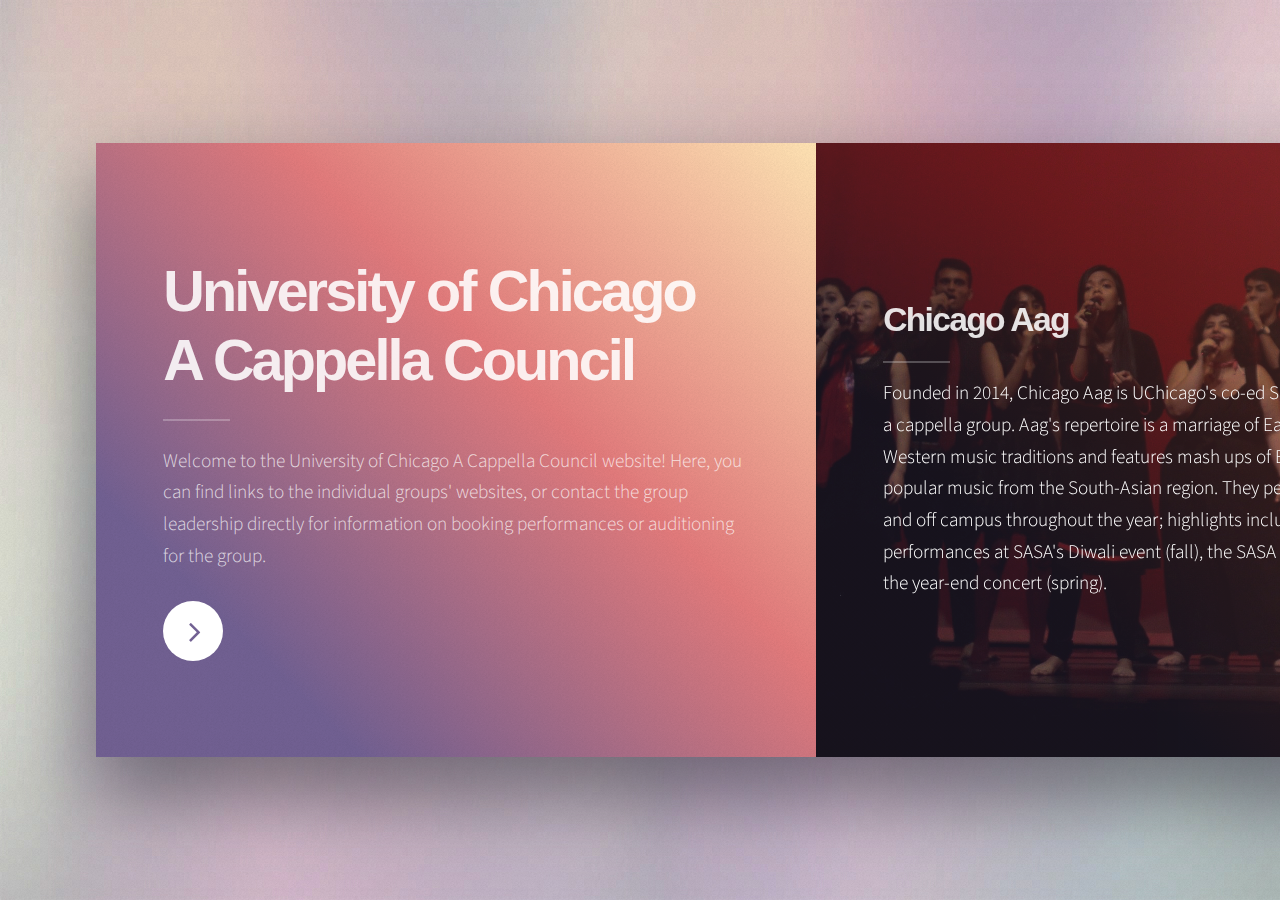
<file: acacouncil/index.html>
<!DOCTYPE HTML>
<!--
	Ethereal by HTML5 UP
	html5up.net | @ajlkn
	Free for personal and commercial use under the CCA 3.0 license (html5up.net/license)
-->
<html>
	<head>
		<title>UChicago Acacouncil</title>
		<meta charset="utf-8" />
		<meta name="viewport" content="width=device-width, initial-scale=1, user-scalable=no" />
		<link rel="stylesheet" href="assets/css/main.css" />
		<noscript><link rel="stylesheet" href="assets/css/noscript.css" /></noscript>
	</head>
	<body>

		<!-- Page Wrapper -->
			<div id="page-wrapper">

				<!-- Wrapper -->
					<div id="wrapper">

						<!-- Panel (Banner) -->
						
							<section class="panel banner right">
								<div class="content color0 span-3-75">
									<h1 class="major">University of Chicago<br />
									A Cappella Council</h1>
									<p>Welcome to the University of Chicago A Cappella Council website! Here, you can find links to the individual groups' websites, or contact the group leadership directly for information on booking performances or auditioning for the group.</p>
									<ul class="actions">
										<li><a href="#first" class="button special color1 circle icon fa-angle-right">Next</a></li>
									</ul>
								</div>
							</section>

						<!-- Panel (Spotlight) -->
						<a class="panel-link" target="_blank" href="https://www.facebook.com/chicagoaag/">
							<section class="panel spotlight medium left" id="first">
								<div class="content span-7">
									<h2 class="major">Chicago Aag</h2>
									<p>Founded in 2014, Chicago Aag is UChicago's co-ed South Asian fusion a cappella group. Aag's repertoire is a marriage of Eastern and Western music traditions and features mash ups of English songs with popular music from the South-Asian region. They perform both on and off campus throughout the year; highlights include their performances at SASA's Diwali event (fall), the SASA show (spring), and the year-end concert (spring).</p>
								</div>
								<div class="image filtered tinted" data-position="top center">
									<img src="img/groups/aag2.jpg" alt="" />
								</div>
							</section>
						</a>

						<!-- Panel -->
						<a class="panel-link" target="_blank" href="https://majnchicago.wordpress.com/">
							<section class="panel spotlight small left color1">
								<div class="content span-10">
									<h2 class="major">Make a Joyful Noise</h2>
									<p>Make a Joyful Noise (MaJN) is co-ed a cappella music ministry group at the University of Chicago dedicated to spreading God’s message of joy through music. Our group started back in 1993, and we’re still going strong. We sing all different types of music from contemporary Christian, to gospel, to pop hits. We are especially fond of our annual Christmas concert, bursting with both traditional and modern songs and lots of holiday spirit. We welcome people of all faiths and beliefs.</p>
								</div>
							</section>
						</a>

						<!-- Panel -->
						<a class="panel-link" target="_blank" href="http://menindrag.org/">
							<section class="panel spotlight medium left">
								<div class="content span-9-75">
									<h2 class="major">Men in Drag</h2>
									<p>Men in Drag brings spunk, grit, and heart to a cappella -- without any men. The group is dedicated to challenging gender conventions with an extensive rep of bold and empowering music from all genres, covering everyone from Young the Giant, BØRNS, and Hozier to Janelle Monáe, Gin Wigmore, and Lana del Rey. MID's covers have been featured on various national compilation albums, and their most recent solo album, Medusa Complex, was met with critical acclaim. Despite winning four CARA awards and a RARB track of the year, Men in Drag isn't one to rest on its laurels -- they recently released a cover of Coldplay and Beyoncé's Hymn for the Weekend, available now on iTunes and Spotify.</p>
								</div>
								<div class="image filtered tinted" data-position="top center">
									<img src="img/groups/mid2.jpg" alt="" />
								</div>
							</section>
						</a>
						<!-- Panel (Spotlight) -->
						<a class="panel-link" target="_blank" href="http://ransom-notes.com/">
							<section class="panel spotlight medium left">
								<div class="content span-7-25">
									<h2 class="major">Ransom Notes</h2>
									<p>The Ransom Notes is a co-ed a cappella group at The University of Chicago. They can be found performing all around campus, at local venues in the city of Chicago, and at other colleges around the country! In celebration of their 20th Anniversary this past year, they toured St. Louis, New Orleans, and Nashville in the Spring, and released their newest album, "Blueprint". When they are not singing, the Ransom Notes enjoy flooding their group Snapchat and eating lots of Thai food!</p>
								</div>
								<div class="image filtered tinted" data-position="top center">
									<img src="img/groups/rn2.jpg" alt="" />
								</div>
							</section>
						</a>
						<!-- Panel (Spotlight) -->
						<a class="panel-link" target="_blank" href="https://rhythmandjewsacappella.wordpress.com/">
							<section class="panel spotlight medium left">
								<div class="content span-9-5">
									<h2 class="major">Rhythm n' Jews</h2>
									<p>RnJ is UChicago's premiere (and only) Jewish a cappella group. We are a healthy mixture of Jews and non-Jews and guys and girls, but we all love to have fun singing together! We perform pop music, Disney classics, Hebrew songs, and anything else we like the sound of. Our repertoire includes 24 Karat Magic, Be Prepared, Zodiac (a 1990's Israeli submission to Eurovision), and original compositions by our members. We perform at events around Chicagoland, participate in the ICCA a cappella competition, and organize singing tours in cities around the country. Our goal is to make our performances fun for everyone, so come check us out around campus!</p>
								</div>
								<div class="image filtered tinted" data-position="top center">
									<img src="img/groups/rnj.jpg" alt="" />
								</div>
							</section>
						</a>
						<!-- Panel (Spotlight) -->
						<a class="panel-link" target="_blank" href="http://runforcover.uchicago.edu/">
							<section class="panel spotlight medium left">
								<div class="content span-9-5">
									<h2 class="major">Run for Cover</h2>
									<p>Founded in 2007 by a group of 5 students, RfC has grown to become one of the prominent all-male groups in the Midwest. The group performs at events both within and outside of the university, and competed in the International Championship of Collegiate A Cappella in 2014, advancing to the Semifinal round. In the past two years, Run for Cover has released its debut album and two singles (one of which won RARB's single of the year!), which you can find on iTunes and Spotify. This year, the group is currently in the process of recording and releasing its second album. We always welcome new gigs and would love to sing for you - visit our website in order to get in touch!</p>
								</div>
								<div class="image filtered tinted" data-position="top center">
									<img src="img/groups/rfc3.jpg" alt="" />
								</div>
							</section>
						</a>
						<!-- Panel (Spotlight) -->
						<a class="panel-link" target="_blank" href="http://unaccompaniedwomen.uchicago.edu/">
							<section class="panel spotlight medium left">
								<div class="content span-6-5">
									<h2 class="major">Unaccompanied Women</h2>
									<p>Unaccompanied Women, founded in 1989, is the oldest a cappella group at the University of Chicago! We are best known for our eclectic arrangements, our annual Singing Valentines fundraiser, and the vibrant spirit of each member. UW is not only a group of strong vocalists but also a happy family! Our new album, Ampersand, is now available on Spotify and iTunes.</p>
								</div>
								<div class="image filtered tinted" data-position="top center">
									<img src="img/groups/uw2.jpg" alt="" />
								</div>
							</section>
						</a>
						<!-- Panel (Spotlight) -->
						<a class="panel-link" target="_blank" href="http://voicesinyourhead.org/">
							<section class="panel spotlight medium left">
								<div class="content span-9">
									<h2 class="major">Voices in Your Head</h2>
									<p>Voices in Your Head is a student-run vocal group dedicated to pushing the boundaries of live and recorded a cappella performance. Voices has competed in the International Championship of Collegiate A Cappella (ICCA) since 2009 and had the honor of placing 2nd at ICCA Finals in both 2015 and 2017. Our self-arranged repertoire spans a unique mix of genres including pop, electronic, and R&B, as well as some original compositions. Voices is made up of both undergraduate and graduate students, but membership is open to anyone in the Chicago area. </p>
								</div>
								<div class="image filtered tinted" data-position="top center">
									<img src="img/groups/viyh2.jpg" alt="" />
								</div>
							</section>
						</a>
						<!-- Panel -->
							<section class="panel spotlight small left color1">
								<div class="content span-10">
									<h2 class="major">Contact</h2>
									<p>For general inquiries, the a cappella council can be reached at <a href="mailto:uchicagoacappella@gmail.com">uchicagoacappella@gmail.com</a>, or via the form in the next panel!</p>
									<div class="span-10">
											<ul class="contact-icons color1">
												<li class="icon fa-facebook"><a href="https://www.facebook.com/uchicagoacappella/">facebook.com/uchicagoacappella</a></li>
											</ul>
										</div>
								</div>
							</section>

						<!-- Panel -->
							<section class="panel color2-alt">
								<div class="inner columns aligned">
									
									<div class="span-4-5">
										<h3 class="major">Contact!</h3>
										<form method="post" action="https://formspree.io/uchicagoacappella@gmail.com"
										method="POST">
											<div class="field third">
												<label for="demo-name">Name</label>
												<input type="text" name="name" id="demo-name" value="" placeholder="Jane Doe" />
											</div>
											<div class="field third">
												<label for="demo-email">Email</label>
												<input type="email" name="_replyto" id="demo-email" value="" placeholder="jane@untitled.tld" />
											</div>
											<div class="field third">
											</div>
											<div class="field quarter">
												<input type="checkbox" id="demo-human" class="color2" unchecked />
												<label for="demo-human">Not a robot</label>
											</div>
											<div class="field">
												<label for="demo-message">Message</label>
												<textarea name="message" id="demo-message" placeholder="Enter your message" rows="2"></textarea>
											</div>
											<ul class="actions">
												<li><input type="submit" value="Send Message" class="special color2" /></li>
												<li><input type="reset" value="Reset" /></li>
											</ul>
										</form>
									</div>
								</div>
							</section>

						<!-- Copyright -->
							<div class="copyright">Template originally by <a href="https://html5up.net">HTML5 UP</a>, modified by <a href="http://georgesaieed.com">George Saieed</a>.</div>

					</div>

			</div>

		<!-- Scripts -->
			<script src="assets/js/jquery.min.js"></script>
			<script src="assets/js/skel.min.js"></script>
			<script src="assets/js/main.js"></script>

	</body>
</html>
</file>
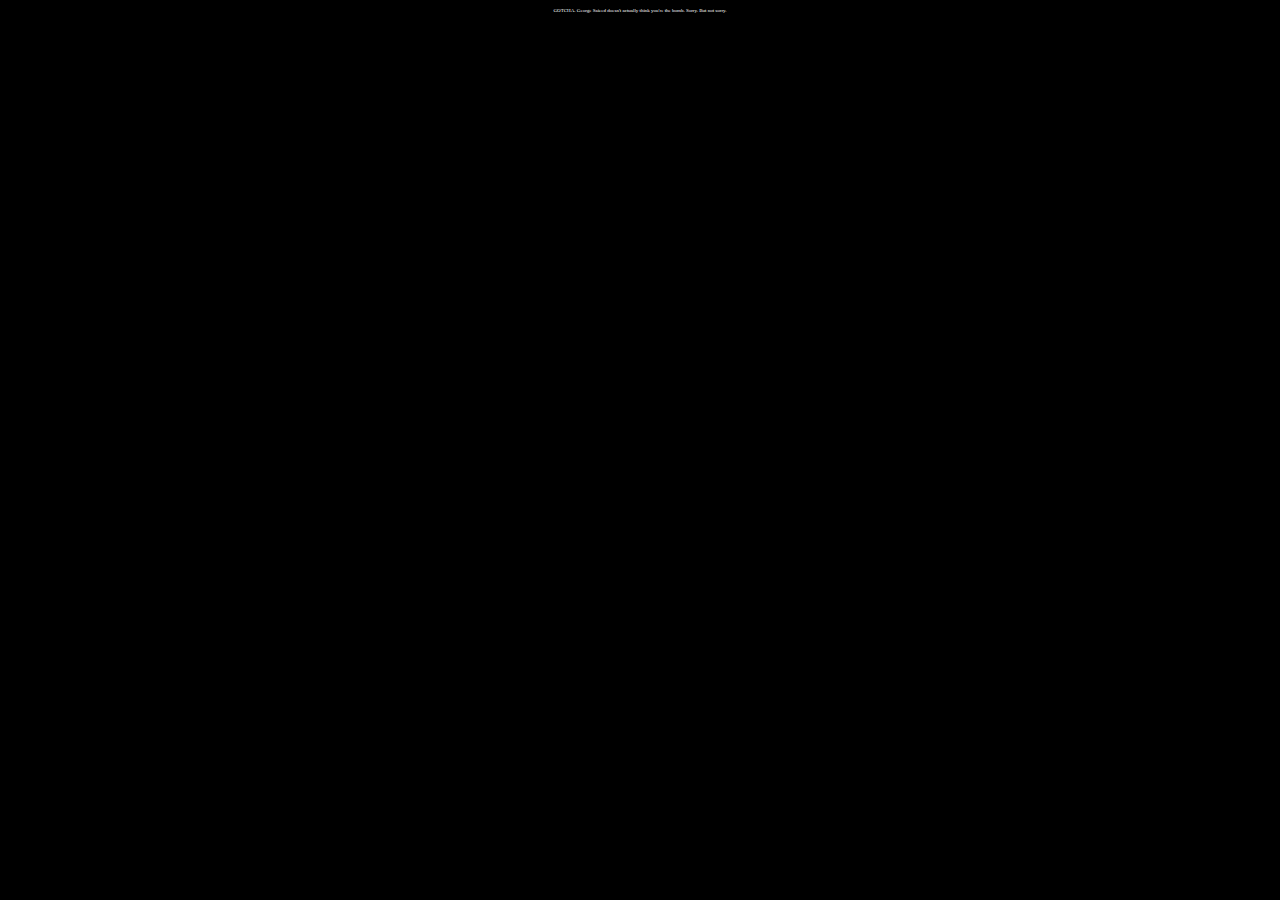
<file: bomb/index.html>
<!DOCTYPE html>
<html lang="en">
    <head>
        <title>ur not bomb</title>
        <link href="style.css" rel="stylesheet" type="text/css">
    </head>
    <body>
        <div class = "lmao">GOTCHA. George Saieed doesn't actually think you're the bomb. Sorry. But not sorry.</div>
    </body>
</html>
</file>
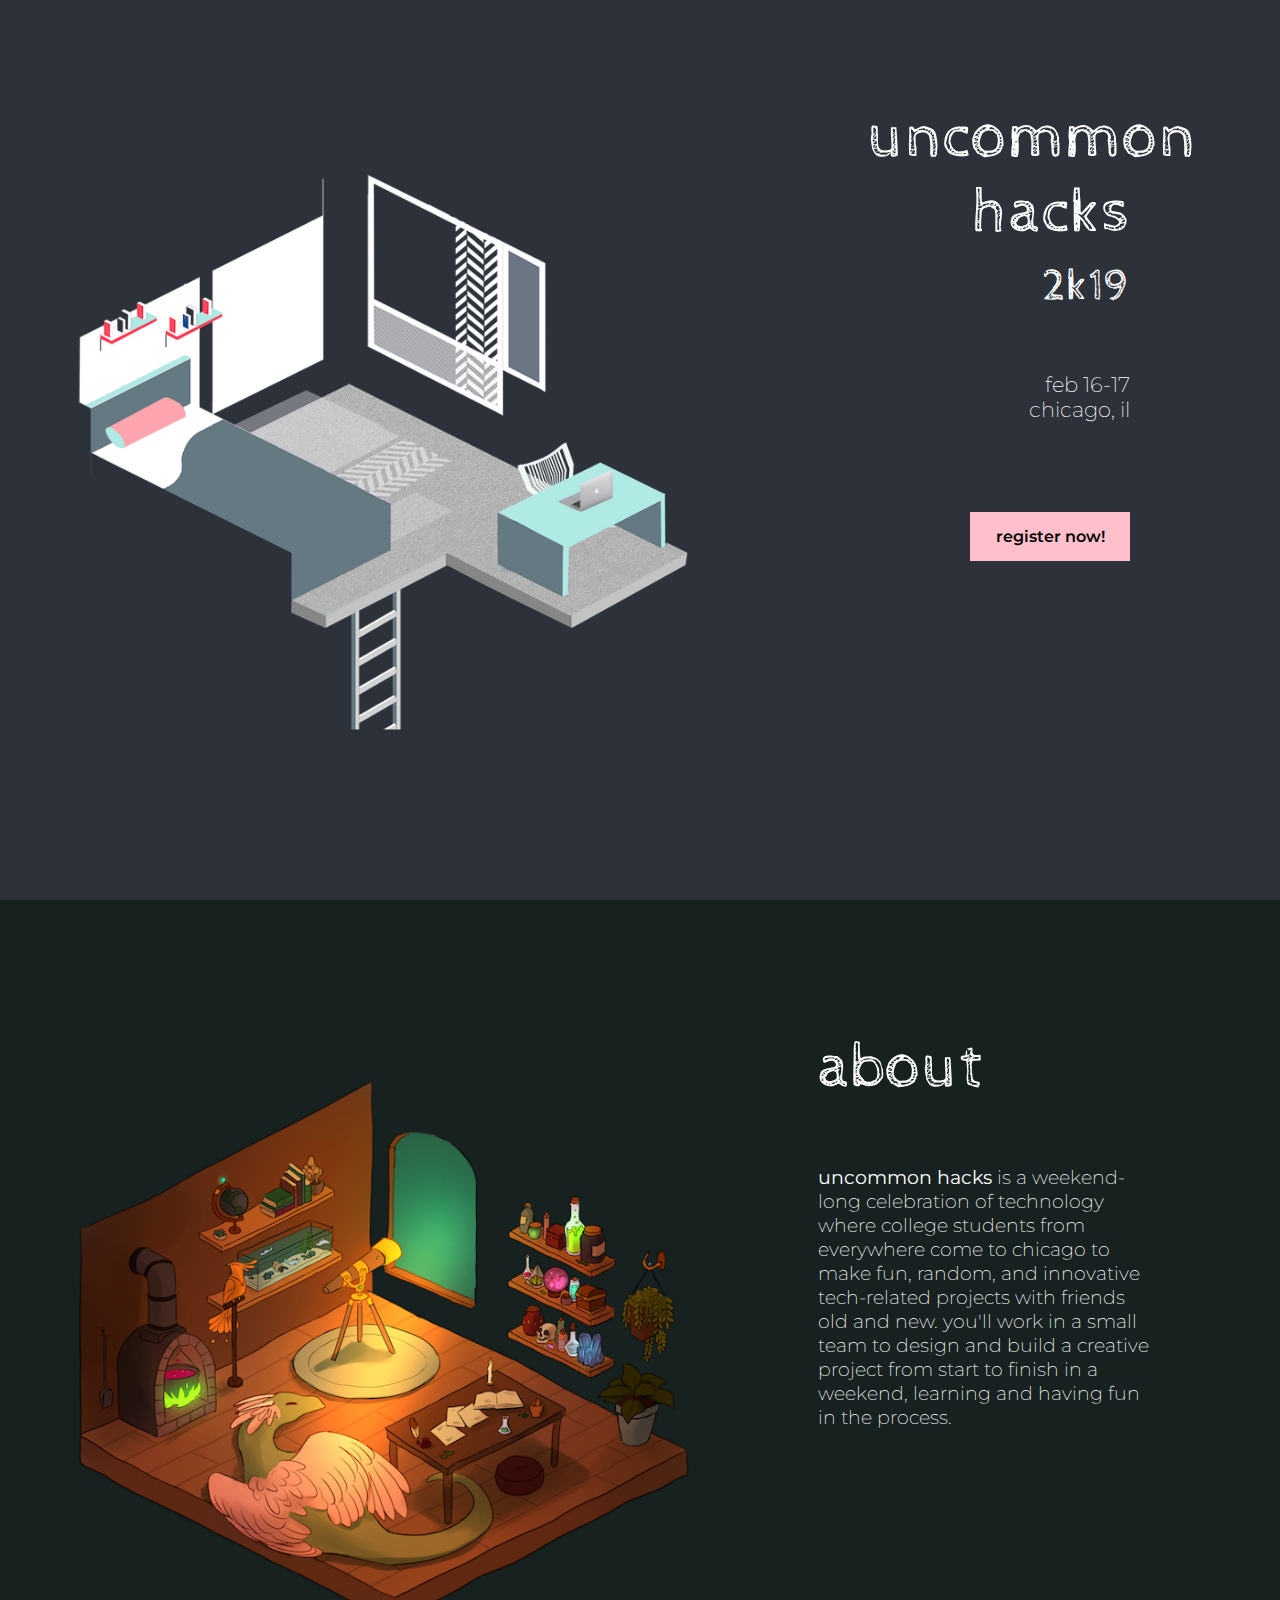
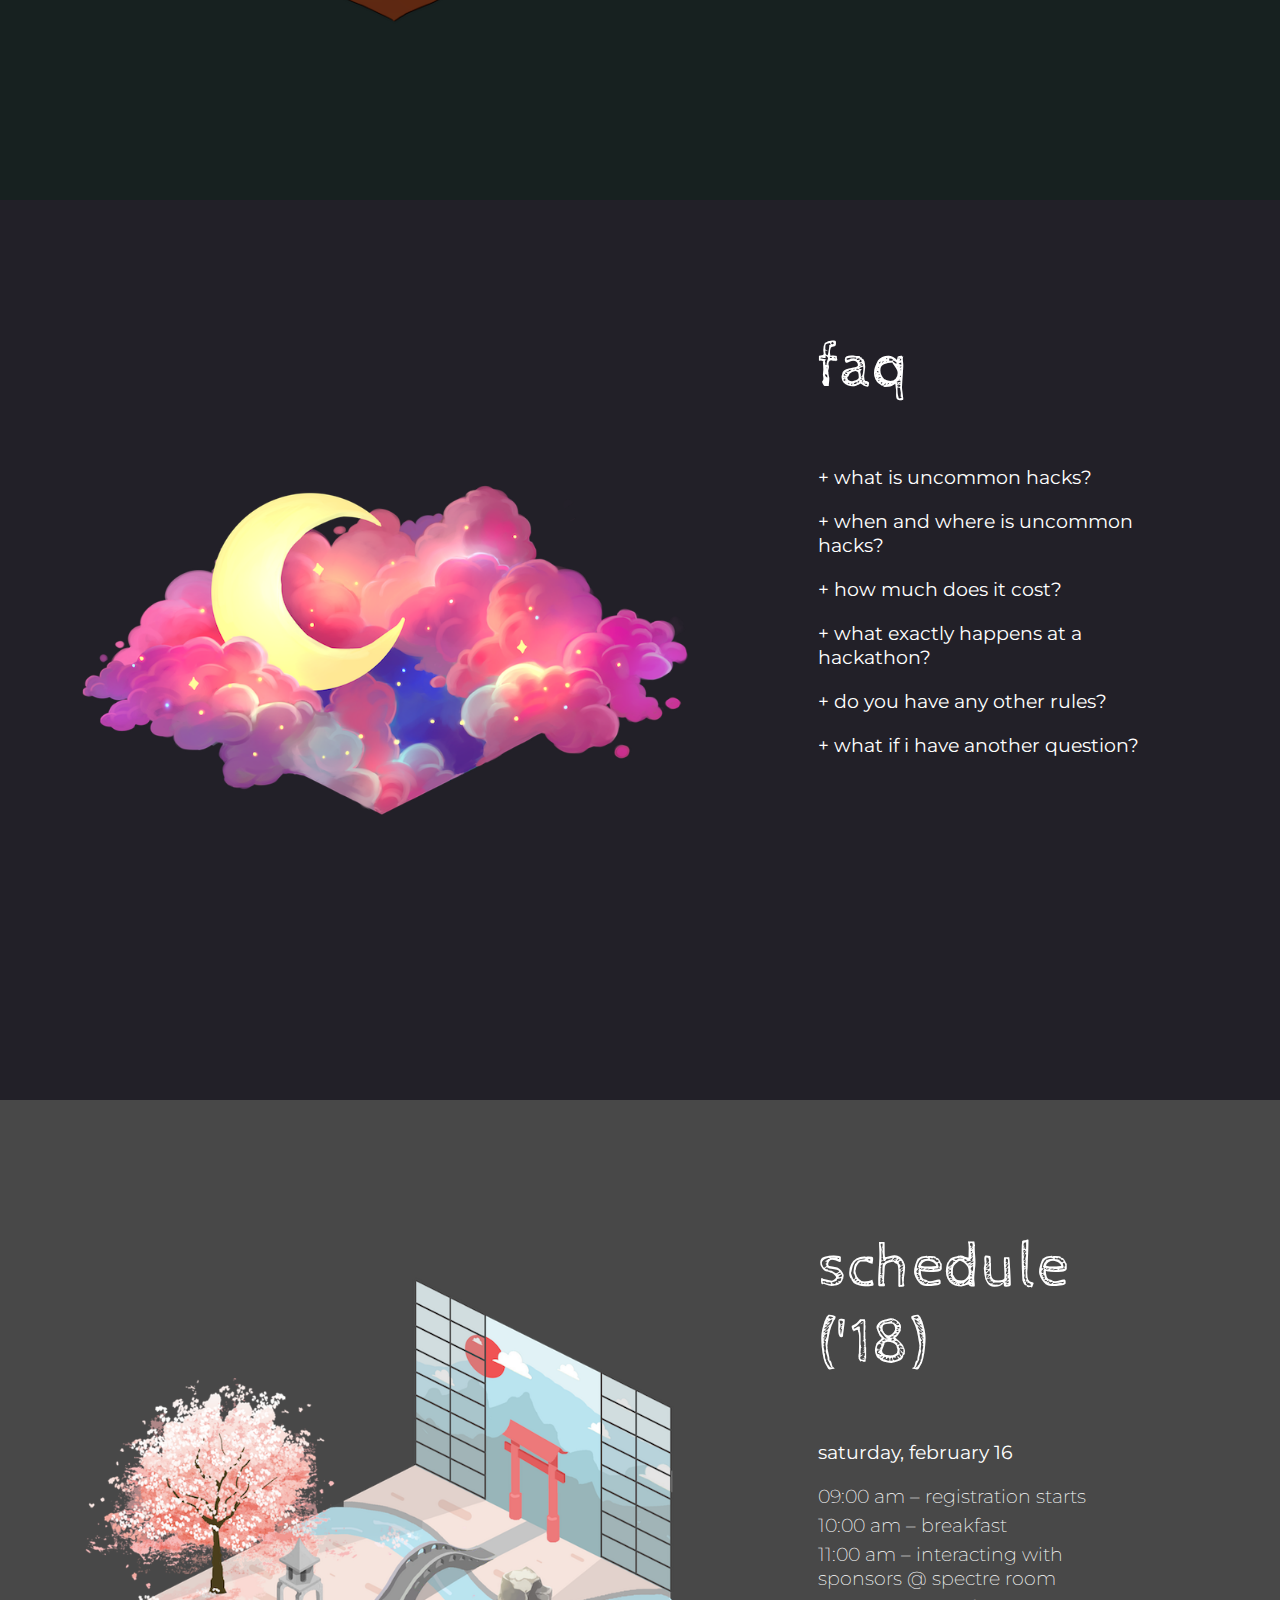
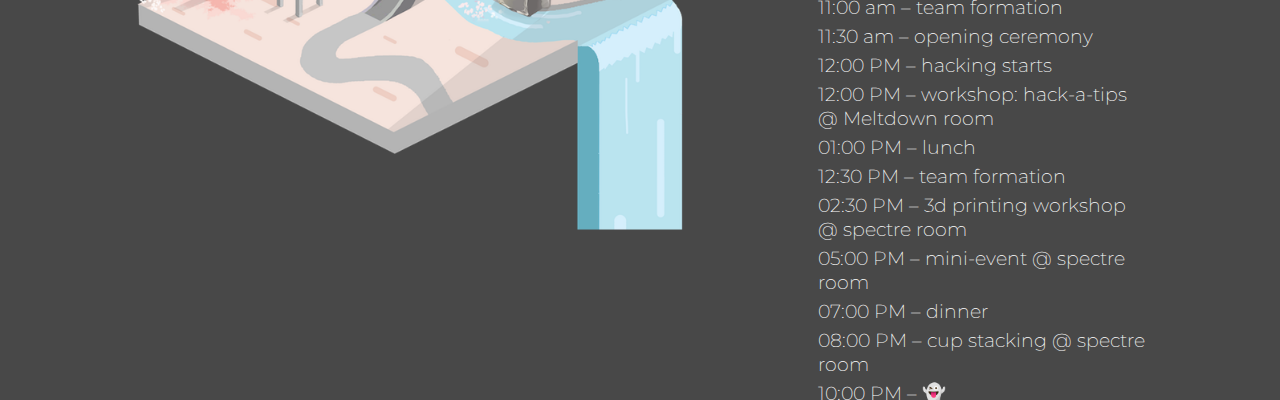
<file: hacks2k19/index.html>
<!DOCTYPE html>
<html lang="en">
    <head>
        <title>Uncommon Hacks</title>
        <meta charset="UTF-8">
        <meta name="viewport" content="width=device-width, initial-scale=1">
        <link href="css/style.css" rel="stylesheet">
        <link href="https://fonts.googleapis.com/css?family=Montserrat:100,200,300,400,500,600,700,800,900|Righteous|Cabin+Sketch:100,200,300,400,500,600,700,800,900" rel="stylesheet">
        <meta property="og:image" content="img/logo" />
        <meta name="image" content="img/logo.svg">
        <meta name="description" content="February 10-11, 2018 - A weekend-long celebration of technology where college students from everywhere come to Chicago to make fun, random, and innovative tech-related projects.">
        <link rel="shortcut icon" type="image/png" href="img/favicon.png"/>
        <script src="https://code.jquery.com/jquery-3.3.1.min.js" integrity="sha256-FgpCb/KJQlLNfOu91ta32o/NMZxltwRo8QtmkMRdAu8=" crossorigin="anonymous"></script>
	    <script defer src="js/script.js"></script>
    </head>
    <body>
        <div class="section" id="intro">
            <div class="left">
                <img class="room" src="img/rooms/home.png"/>
            </div>
            <div class="right">
                <div class="title">
                    uncommon hacks
                </div>
                <div class="title year">
                    2k19
                </div>
                <div class="otherinfo">
                    <span class="subinfo">feb 16-17</span>
                    <span class="subinfo">chicago, il</span>
                </div>
                <div class="register">
                    register now!
                </div>
            </div>
        </div>
        <div class="section" id="about">
            <div class="left">
                <img class="room" src="img/rooms/fantasy.png"/>
            </div>
            <div class="right nonintro">
                <div class="title">
                    about
                </div>
                <div class="otherinfo">
                    <span class="subinfo subnonintro"><strong>uncommon hacks</strong> is a weekend-long celebration of technology where college students from everywhere come to chicago to make fun, random, and innovative tech-related projects with friends old and new. you'll work in a small team to design and build a creative project from start to finish in a weekend, learning and having fun in the process.</span>
                </div>
            </div>
        </div>
        <div class="section" id="faq">
            <div class="left">
                <img class="room" src="img/rooms/spaceclouds.png"/>
            </div>
            <div class="right nonintro">
                <div class="title">
                    faq
                </div>
                <div class="otherinfo">
                    <span class="subinfo subnonintro faqq">+ what is uncommon hacks?</span>
                    <span class="subinfo subnonintro off">hackathons are hacking marathons where attendees are encouraged to collaborate on a project. hackers will be in a fun, supportive environment with the necessary tools provided to create excellent projects. newbies encouraged, normies aren’t. this is a safe space to create the weirdest, the quirkiest, and the most amazing projects ever. <br> <br> college students from anywhere are welcome, even if you’re not a computer science major or have never been to a hackathon before!</span>
                    <span class="subinfo subnonintro faqq">+ when and where is uncommon hacks?</span>
                    <span class="subinfo subnonintro off">february 16 - 17, 2018 at the polsky exchange, 1452 e 53rd st, 2nd floor, chicago, il, 60615.</span>
                    <span class="subinfo subnonintro faqq">+ how much does it cost?</span>
                    <span class="subinfo subnonintro off">nothing! uncommon hacks will provide wifi, meals, swag, and workspace. unfortunately, we do not anticipate being able to offer travel reimbursement this year.</span>
                    <span class="subinfo subnonintro faqq">+ what exactly happens at a hackathon?</span>
                    <span class="subinfo subnonintro off">we’ve written a more detailed guide about what uncommon hacks is like from a hacker’s perspective, available <a class="email-link" href="https://github.com/uncommonhacks/guide" target="_blank">here</a>!</span>
                    <span class="subinfo subnonintro faqq">+ do you have any other rules?</span>
                    <span class="subinfo subnonintro off">yes, we follow the major league hacking <a class="email-link" href="https://static.mlh.io/docs/mlh-code-of-conduct.pdf">code of conduct</a>.</span>
                    <span class="subinfo subnonintro faqq">+ what if i have another question?</span>
                    <span class="subinfo subnonintro off">email <a class="email-link" href="mailto:celery@uncommonhacks.com">celery@uncommonhacks.com</a> or shoot us a <a class="email-link" href="https://m.me/uncommonhacks" target="_blank">facebook message</a>.</span>
                </div>
            </div>
        </div>
        <div class="section" id="schedule">
            <div class="left">
                <img class="room" src="img/rooms/japanesegarden.png"/>
            </div>
            <div class="right nonintro">
                <div class="title">
                    schedule ('18)
                </div>
                <div class="otherinfo">
                    <span class="subinfo subnonintro"><strong>saturday, february 16</strong></span>
                    <span class="subinfo subnonintro scheduleinfo">09:00 am – registration starts</span>
                    <span class="subinfo subnonintro scheduleinfo">10:00 am – breakfast</span>
                    <span class="subinfo subnonintro scheduleinfo">11:00 am – interacting with sponsors @ spectre room</span>
                    <span class="subinfo subnonintro scheduleinfo">11:00 am – team formation</span>
                    <span class="subinfo subnonintro scheduleinfo">11:30 am – opening ceremony</span>
                    <span class="subinfo subnonintro scheduleinfo">12:00 PM – hacking starts</span>
                    <span class="subinfo subnonintro scheduleinfo">12:00 PM – workshop: hack-a-tips @ Meltdown room</span>
                    <span class="subinfo subnonintro scheduleinfo">01:00 PM – lunch</span>
                    <span class="subinfo subnonintro scheduleinfo">12:30 PM – team formation</span>
                    <span class="subinfo subnonintro scheduleinfo">02:30 PM – 3d printing workshop @ spectre room</span>
                    <span class="subinfo subnonintro scheduleinfo">05:00 PM – mini-event @ spectre room</span>
                    <span class="subinfo subnonintro scheduleinfo">07:00 PM – dinner</span>
                    <span class="subinfo subnonintro scheduleinfo">08:00 PM – cup stacking @ spectre room</span>
                    <span class="subinfo subnonintro scheduleinfo">10:00 PM – 👻</span>
                    <br> <br>
                    <span class="subinfo subnonintro"><strong>sunday, february 17</strong></span>
                    <span class="subinfo subnonintro scheduleinfo">12:00 am – midnight snack</span>
                    <span class="subinfo subnonintro scheduleinfo">01:00 am – soylent pong @ spectre room</span>
                    <span class="subinfo subnonintro scheduleinfo">07:30 am – sorning yoga @ spectre room</span>
                    <span class="subinfo subnonintro scheduleinfo">09:00 am – breakfast</span>
                    <span class="subinfo subnonintro scheduleinfo">12:00 PM – hacking ends</span>
                    <span class="subinfo subnonintro scheduleinfo">12:00 PM – lunch</span>
                    <span class="subinfo subnonintro scheduleinfo">01:00 PM – expo</span>
                    <span class="subinfo subnonintro scheduleinfo">02:45 PM – top teams present</span>
                    <span class="subinfo subnonintro scheduleinfo">03:30 PM – closing ceremony</span>
                    <span class="subinfo subnonintro scheduleinfo">03:45 PM – prizes are awarded</span>
                    <span class="subinfo subnonintro scheduleinfo">04:00 PM – event ends</span>
                </div>
            </div>
        </div>
    </body>
</html>
</file>
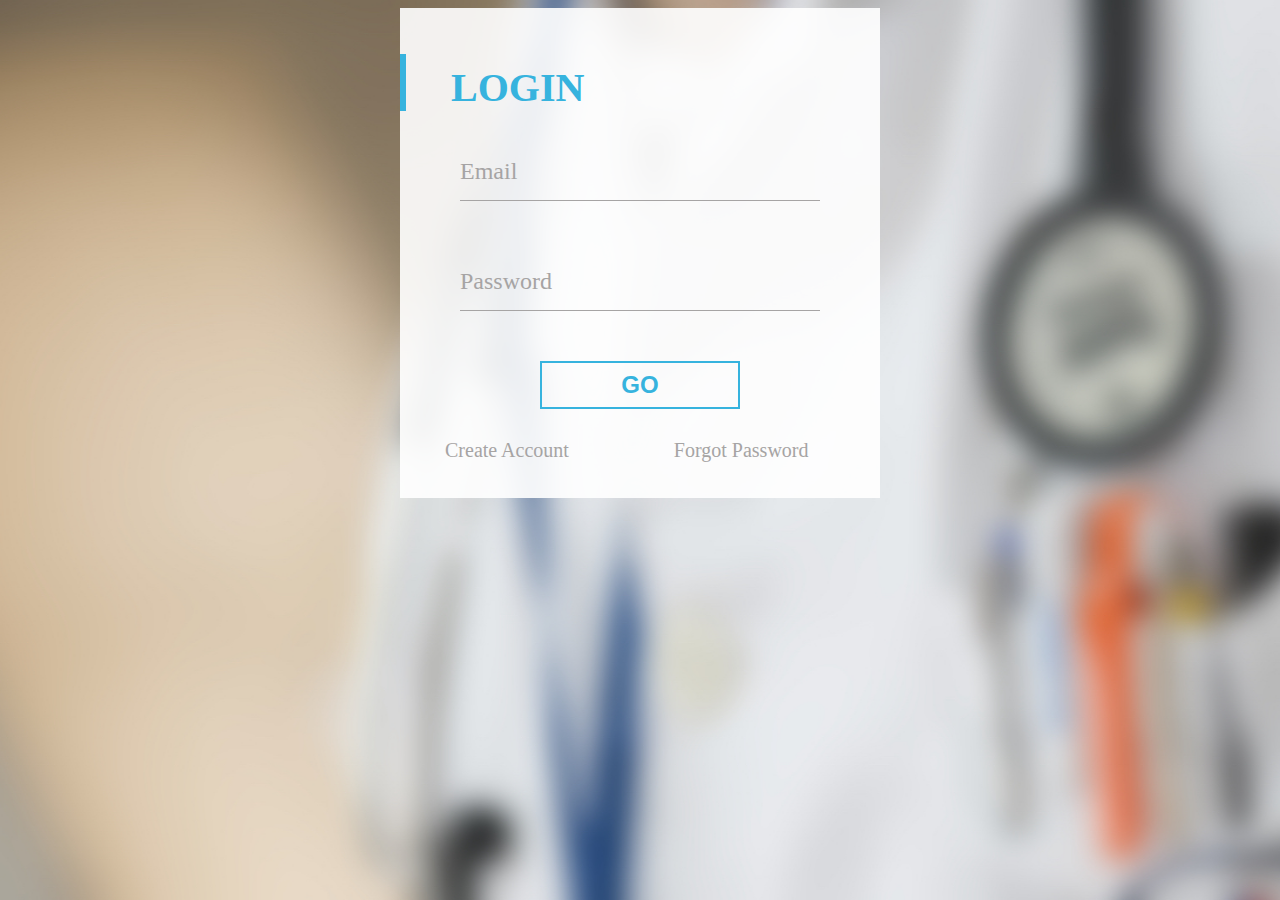
<file: hh/index.html>
<! DOCTYPE html>
<html>
    <head>
        <meta charset = "UTF-8">
        <link rel = "stylesheet" type = "text/css" href = "css/style.css">
        <title>Speed ER Login</title>
    </head>
    <body id = "login">
        <div class = "container">
            <div class="card" id = "thelogincard">
                <br>
                <br>
                <h1 class="title">LOGIN</h1>
                <form action="home.html">
                    <div class="input">
                        <input type="email" id="Email" required="required"/>
                        <label for="Email">Email</label>
                        <div class="bar"></div>
                    </div>
                    <div class="input">
                        <input type="password" id="Password" required="required"/>
                        <label for="Password">Password</label>
                        <div class="bar"></div>
                    </div>
                    <div class="button">
                        <button href = "route-stores.html"><span>Go</span></button>
                    </div>
                    <div id="creacc" class="password"><a href="create.html">Create Account</a>
                    <div id="forpass" class="password"><a href="forgot.html">Forgot Password</a></div>
                </form>
            </div>
        </div>
    </body>
</html>
</file>
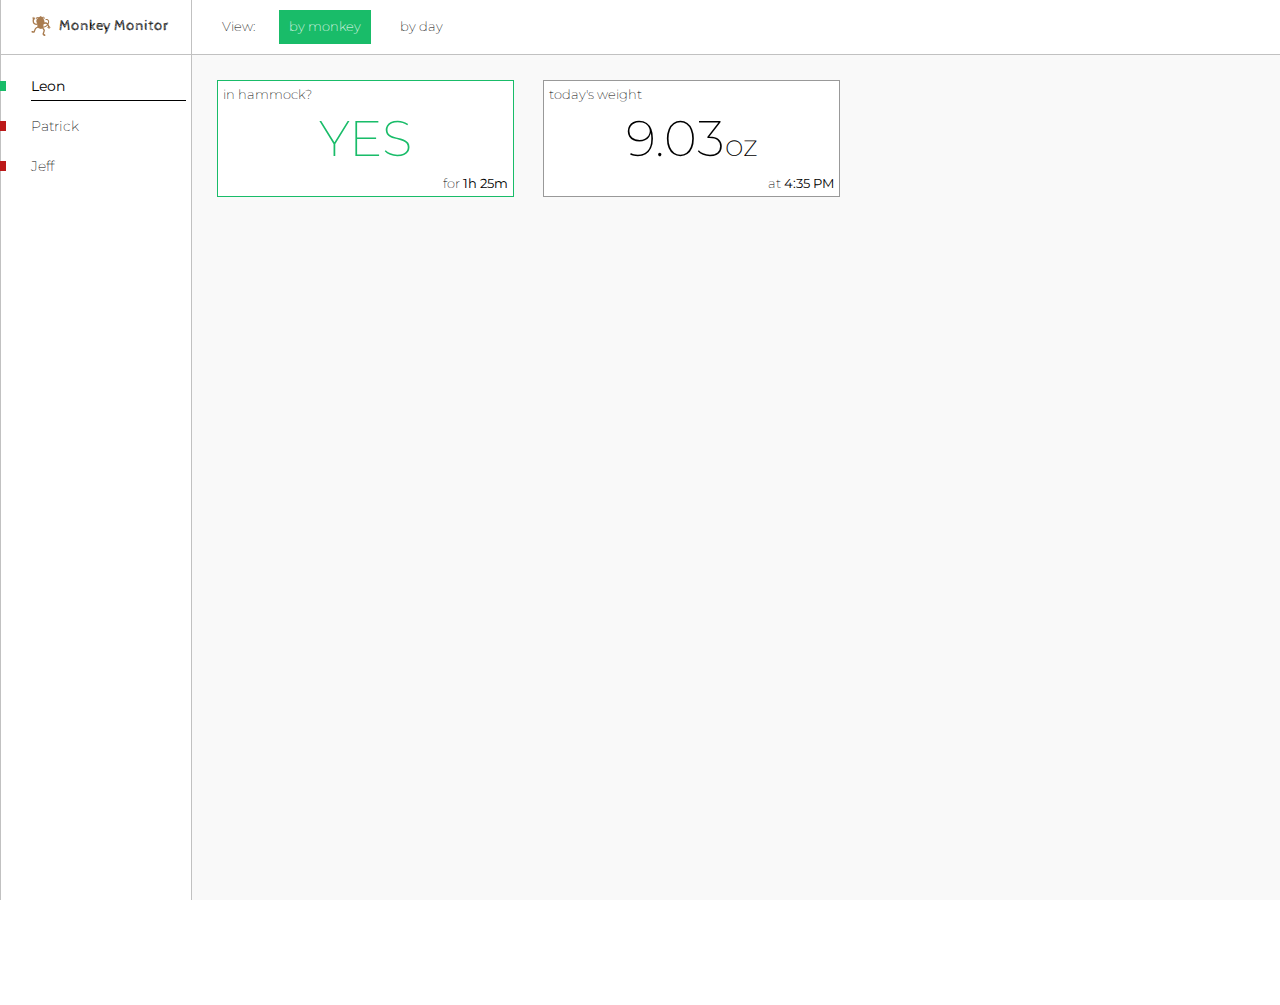
<file: monkey/index.html>
<!DOCTYPE html>
<html lang="en">
    <head>
        <title>Monkey Monitor</title>
        <meta charset="UTF-8">
        <meta name="viewport" content="width=device-width, initial-scale=1">
        <link href="css/style.css" rel="stylesheet">
        <link href="https://fonts.googleapis.com/css?family=Montserrat:100,200,300,400,500,600,700,800,900|Righteous|Cabin+Sketch:100,200,300,400,500,600,700,800,900" rel="stylesheet">
        <script src="https://code.jquery.com/jquery-3.3.1.min.js" integrity="sha256-FgpCb/KJQlLNfOu91ta32o/NMZxltwRo8QtmkMRdAu8=" crossorigin="anonymous"></script>
	    <script defer src="js/script.js"></script>
    </head>
    <body>
       <div class="menu">
           <div class="top topleft">
                <img class="monkey" src="img/monkey.svg"/>
                <span class="mm">Monkey Monitor</span>
           </div>
           <div class="bottom bottomleft">
                <div class="monkeylabel">
                    <div class="status green"></div>
                    <div class="monkeyname">
                        <div class="monkeynametext selected">
                            Leon
                        </div>
                    </div>
                </div>
                <div class="monkeylabel">
                    <div class="status red"></div>
                    <div class="monkeyname">
                        <div class="monkeynametext">
                            Patrick
                        </div>
                    </div>
                </div>
                <div class="monkeylabel">
                    <div class="status red"></div>
                    <div class="monkeyname">
                        <div class="monkeynametext">
                            Jeff
                        </div>
                    </div>
                </div>
           </div>
       </div><!--
    --><div class="rest">
            <div class="top topright">
                <div class="view">View: </div>
                <div class="monkeybutton green">
                    by monkey
                </div>
                <div class="daybutton">
                    by day
                </div>
            </div>
            <div class="bottom bottomright">
                <div class="infoblock greenborder">
                    <div class="topleftinfo">
                        in hammock?
                    </div>
                    <div class="middleinfo greentext">
                        YES
                    </div>
                    <div class="bottomrightinfo">
                        for <strong>1h 25m</strong>
                    </div>
                </div>
                <div class="infoblock">
                    <div class="topleftinfo">
                        today's weight
                    </div>
                    <div class="middleinfo">
                        9.03<span class="units">oz</span>
                    </div>
                    <div class="bottomrightinfo">
                        at <strong>4:35 PM</strong>
                    </div>
                </div>
            </div>
       </div>
    </body>
</html>
</file>
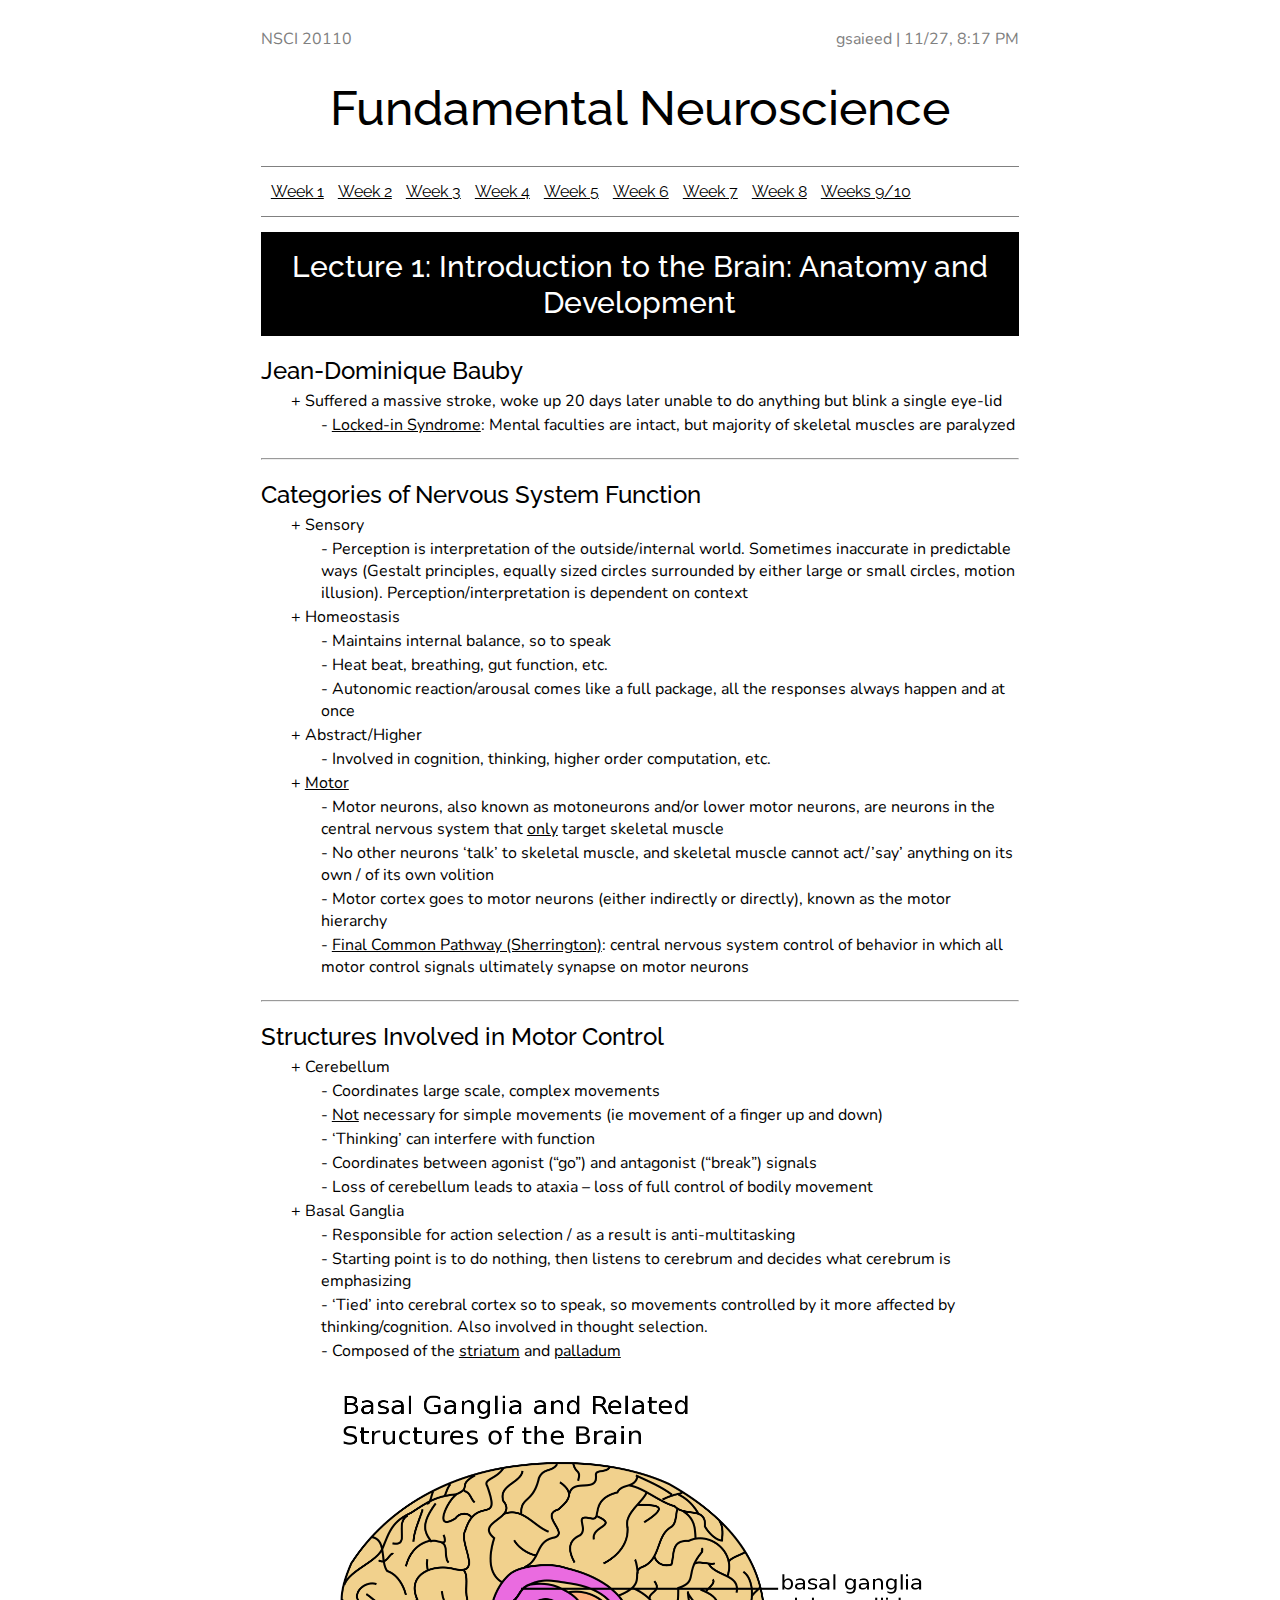
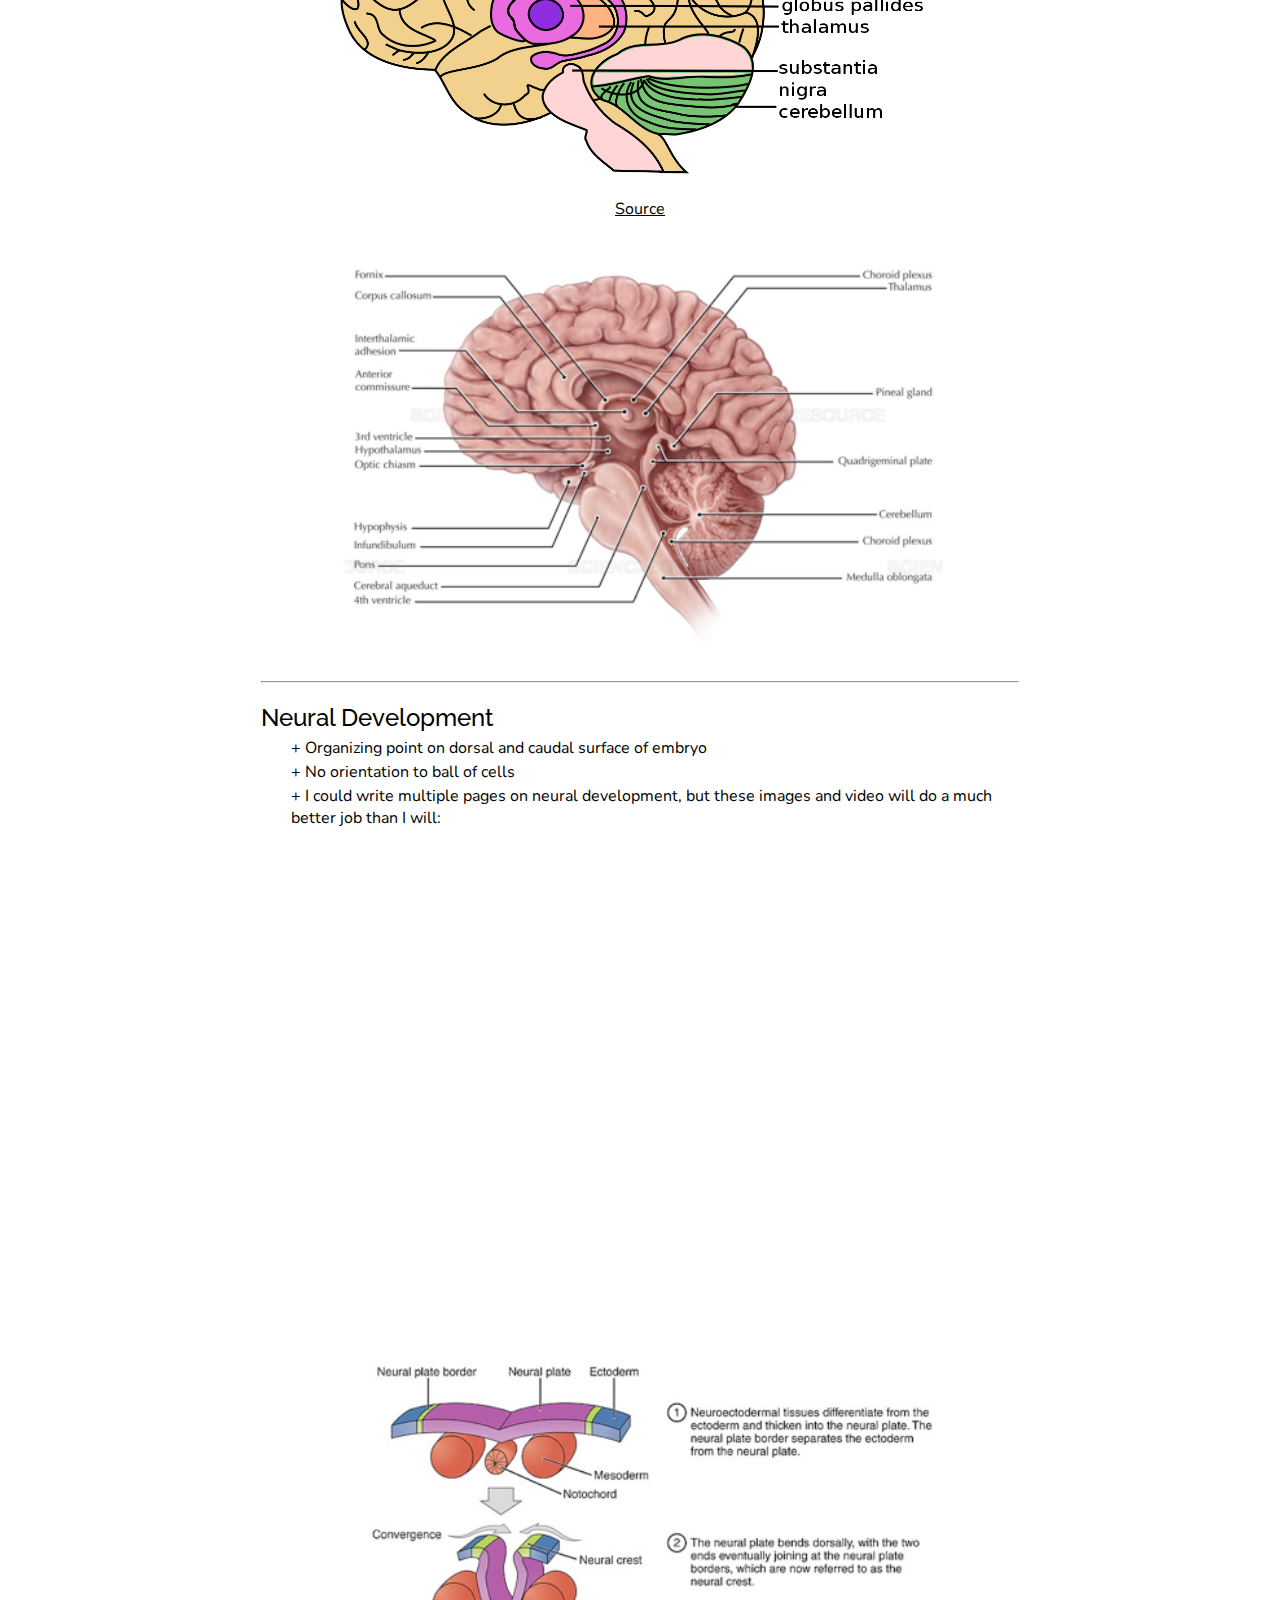
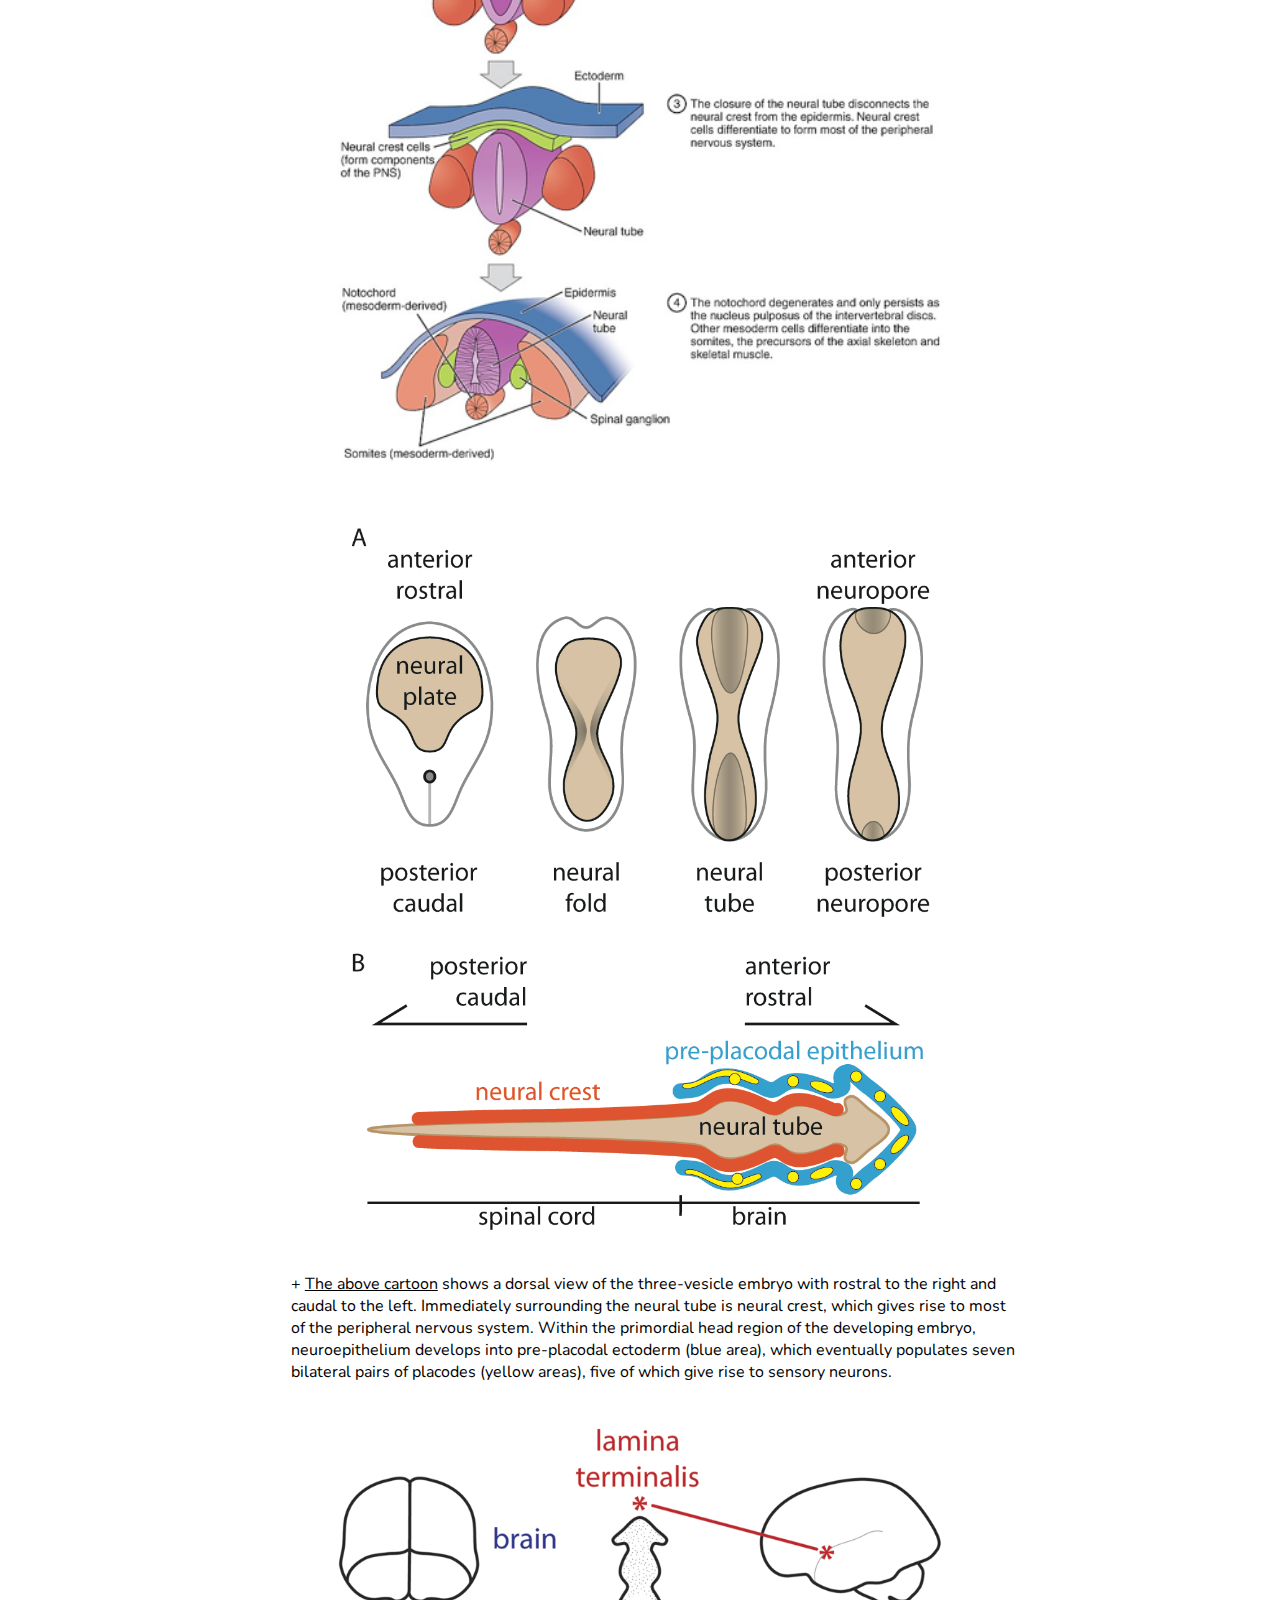
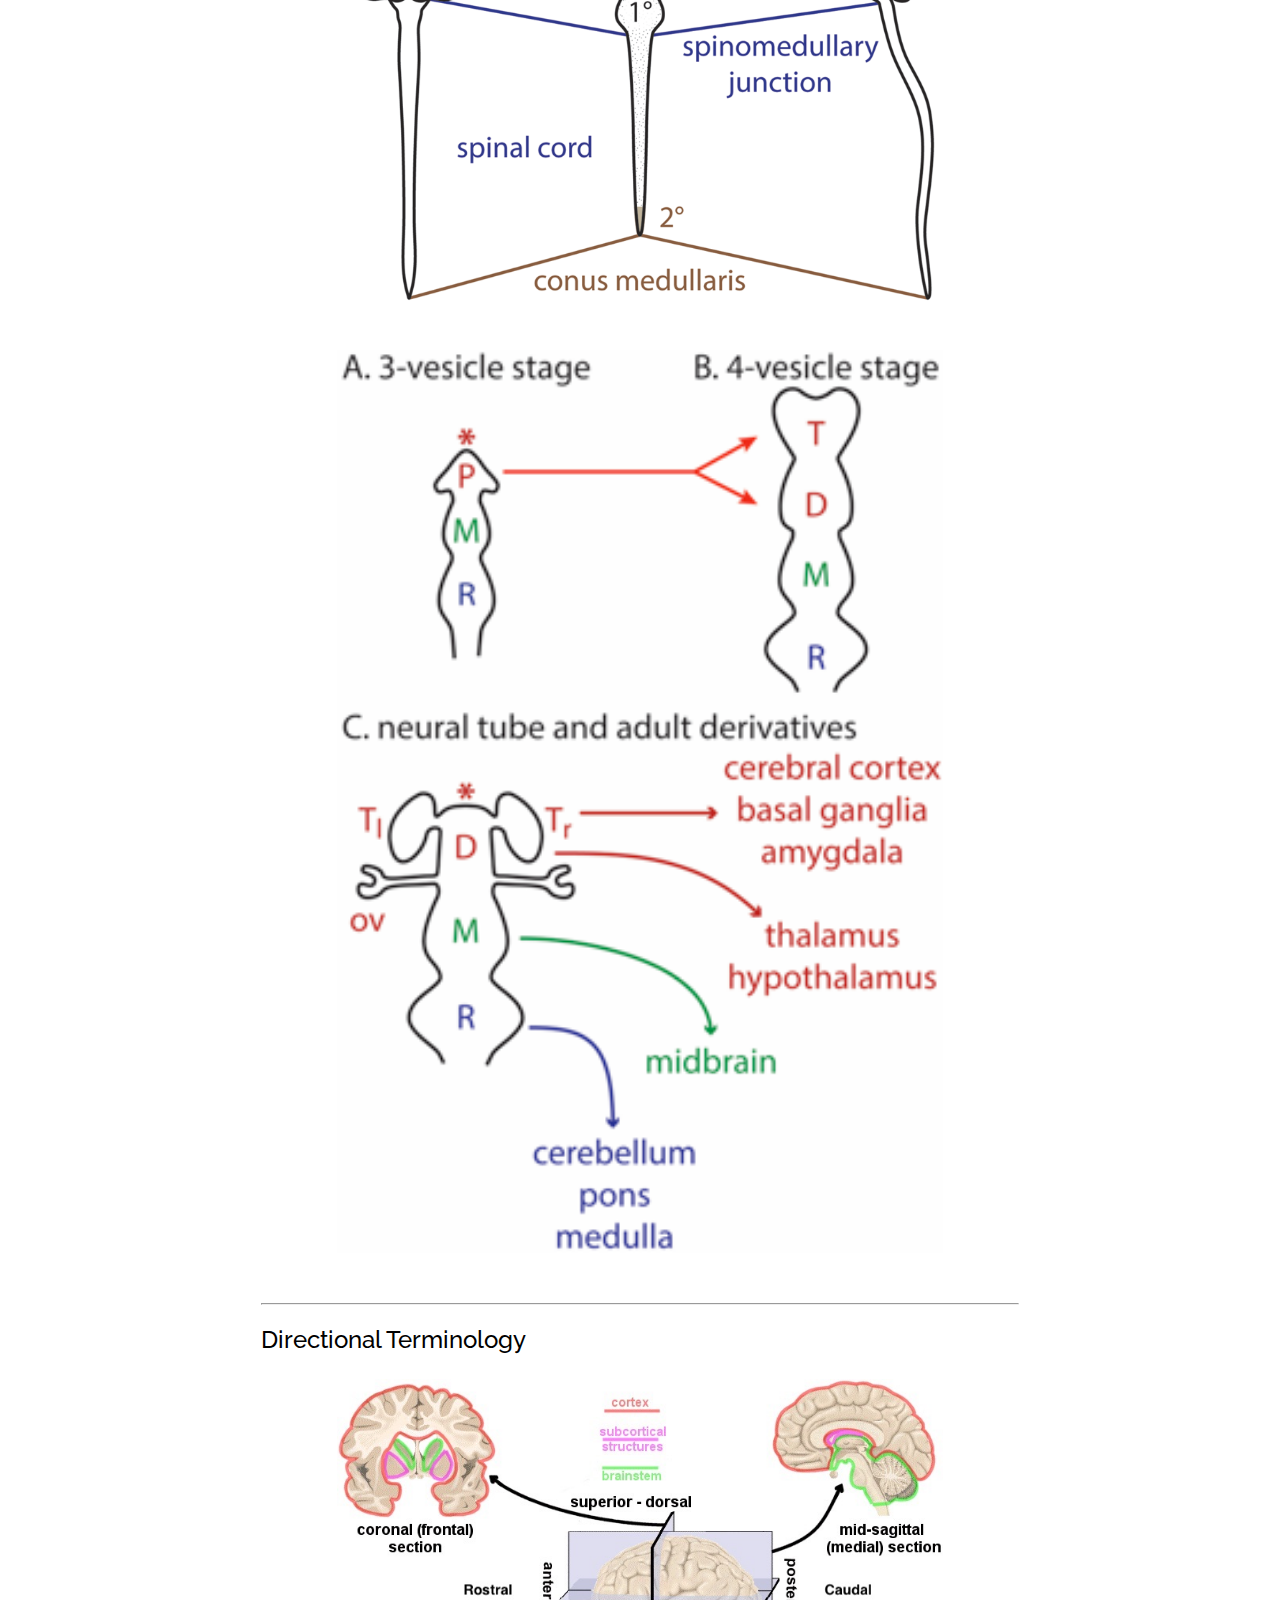
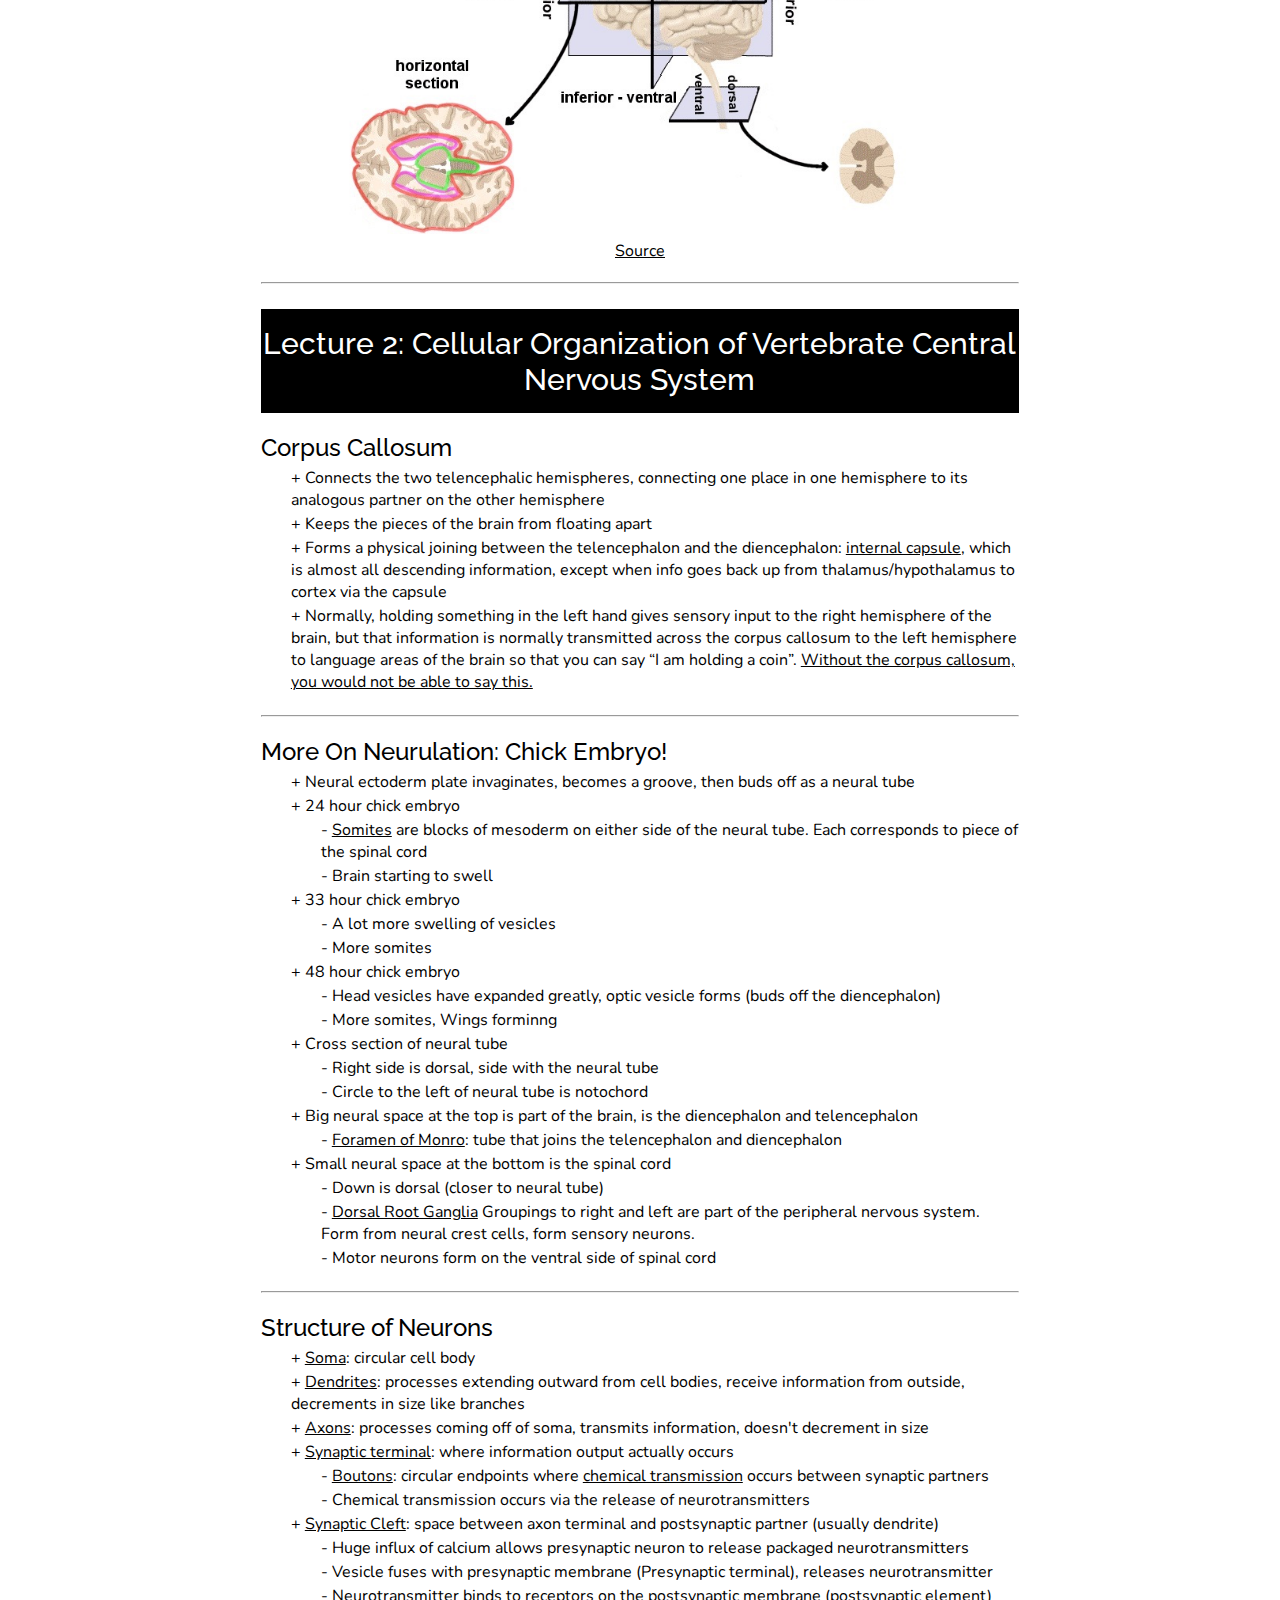
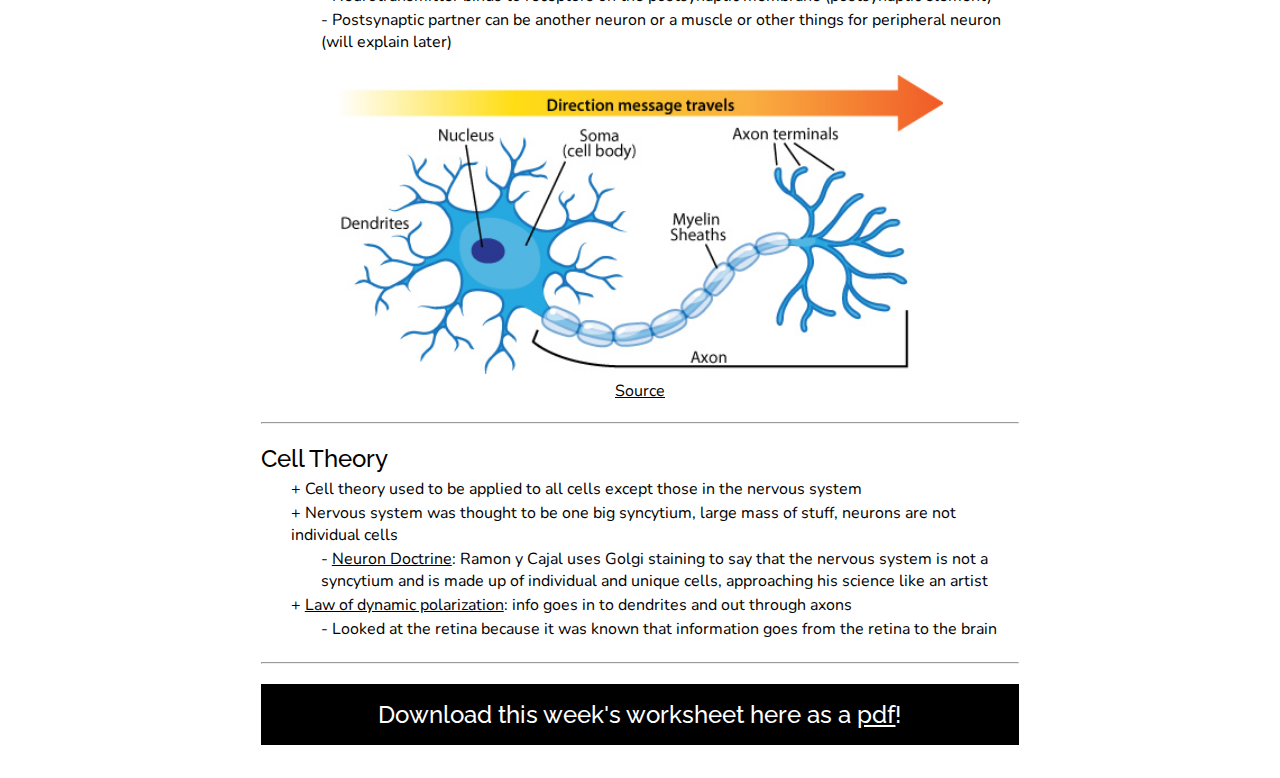
<file: neuro/index.html>
<!DOCTYPE html>
<html lang="en">
    <head>
        <meta charset="utf-8">
        <meta http-equiv="X-UA-Compatible" content="IE=edge">
        <meta name="viewport" content="width=device-width, initial-scale=1, user-scalable=no">
        <link rel="icon" href="img/logo.png">
        <meta name="description" content="Weekly discussion notes for Fundamental Neuroscience at the University of Chicago." />
        <meta property="og:title" content="Fundamental Neuroscience" />
        <meta property="og:url" content="https://isdebomb.com/neuro" />
        <meta property="og:image" content="img/logo.png" />
        <meta property="og:description" content="Weekly discussion notes for Fundamental Neuroscience at the University of Chicago." />
        <meta property="og:site_name" content="Fundamental Neuroscience" />
        <title>Fundamental Neuroscience</title>

        <link type = "text/css" href="css/style.css" rel="stylesheet">
        <link href="https://fonts.googleapis.com/css?family=Montserrat|Nunito|Raleway" rel="stylesheet">

        <script src="https://code.jquery.com/jquery-3.3.1.min.js" integrity="sha256-FgpCb/KJQlLNfOu91ta32o/NMZxltwRo8QtmkMRdAu8=" crossorigin="anonymous"></script>
        <script src="js/script.js"></script>

        <!-- HTML5 shim and Respond.js for IE8 support of HTML5 elements and media queries -->
        <!--[if lt IE 9]>
            <script src="https://oss.maxcdn.com/html5shiv/3.7.2/html5shiv.min.js"></script>
            <script src="https://oss.maxcdn.com/respond/1.4.2/respond.min.js"></script>
        <![endif]-->
        
    </head>
    <body>

        <div class="back">
        </div>
        <div class="week">
            <span class="top">NSCI 20110</span>
            <span class="top right">gsaieed | 11/27, 8:17 PM</span>
            <span class="title">Fundamental Neuroscience</span>
            <div class="nav">
                <span><a class="weeklink" href="#week-1"><strong>Week 1</strong></a></span>
                <span><a class="weeklink" href="#week-2"><strong>Week 2</strong></a></span>
                <span><a class="weeklink" href="#week-3"><strong>Week 3</strong></a></span>
                <span><a class="weeklink" href="#week-4"><strong>Week 4</strong></a></span>
                <span><a class="weeklink" href="#week-5"><strong>Week 5</strong></a></span>
                <span><a class="weeklink" href="#week-6"><strong>Week 6</strong></a></span>
                <span><a class="weeklink" href="#week-7"><strong>Week 7</strong></a></span>
                <span><a class="weeklink" href="#week-8"><strong>Week 8</strong></a></span>
                <span><a class="weeklink" href="#week-9"><strong>Weeks 9/10</strong></a></span>
            </div>

        </div>
        <div id="week-1" class="week week-1 zaweek selected">
            
            <h1>Lecture 1: Introduction to the Brain: Anatomy and Development</h1>
            <h2>Jean-Dominique Bauby</h2>
            <span class="bullet bullet-1">+ Suffered a massive stroke, woke up 20 days later unable to do anything but blink a single eye-lid</span>
            <span class="bullet bullet-2">- <u>Locked-in Syndrome</u>: Mental faculties are intact, but majority of skeletal muscles are paralyzed</span>
            <hr>
            <h2>Categories of Nervous System Function</h2>
            <span class="bullet bullet-1">+ Sensory</span>
            <span class="bullet bullet-2">- Perception is interpretation of the outside/internal world. Sometimes inaccurate in predictable ways (Gestalt principles, equally sized circles surrounded by either large or small circles, motion illusion). Perception/interpretation is dependent on context</span>
            <span class="bullet bullet-1">+ Homeostasis</span>
            <span class="bullet bullet-2">- Maintains internal balance, so to speak</span>
            <span class="bullet bullet-2">- Heat beat, breathing, gut function, etc.</span>
            <span class="bullet bullet-2">- Autonomic reaction/arousal comes like a full package, all the responses always happen and at once</span>
            <span class="bullet bullet-1">+ Abstract/Higher</span>
            <span class="bullet bullet-2">- Involved in cognition, thinking, higher order computation, etc.</span>
            <span class="bullet bullet-1">+ <u>Motor</u></span>
            <span class="bullet bullet-2">- Motor neurons, also known as motoneurons and/or lower motor neurons, are neurons in the central nervous system that <u>only</u> target skeletal muscle</span>
            <span class="bullet bullet-2">- No other neurons ‘talk’ to skeletal muscle, and skeletal muscle cannot act/’say’ anything on its own / of its own volition</span>
            <span class="bullet bullet-2">- Motor cortex goes to motor neurons (either indirectly or directly), known as the motor hierarchy</span>
            <span class="bullet bullet-2">- <u>Final Common Pathway (Sherrington)</u>: central nervous system control of behavior in which all motor control signals ultimately synapse on motor neurons</span>
            <hr>
            <h2>Structures Involved in Motor Control</h2>
            <span class="bullet bullet-1">+ Cerebellum</span>
            <span class="bullet bullet-2">- Coordinates large scale, complex movements</span>
            <span class="bullet bullet-2">- <u>Not</u> necessary for simple movements (ie movement of a finger up and down)</span>
            <span class="bullet bullet-2">- ‘Thinking’ can interfere with function</span>
            <span class="bullet bullet-2">- Coordinates between agonist (“go”) and antagonist (“break”) signals</span>
            <span class="bullet bullet-2">- Loss of cerebellum leads to ataxia – loss of full control of bodily movement</span>
            <span class="bullet bullet-1">+ Basal Ganglia</span>
            <span class="bullet bullet-2">- Responsible for action selection / as a result is anti-multitasking</span>
            <span class="bullet bullet-2">- Starting point is to do nothing, then listens to cerebrum and decides what cerebrum is emphasizing</span>
            <span class="bullet bullet-2">- ‘Tied’ into cerebral cortex so to speak, so movements controlled by it more affected by thinking/cognition. Also involved in thought selection.</span>
            <span class="bullet bullet-2">- Composed of the <u>striatum</u> and <u>palladum</u></span>
            <div class="image">
                <img class="image-inside" src="img/motro.png"/>
            </div>
            <a class="attr" href="https://en.wikipedia.org/wiki/Basal_ganglia" target="_blank">Source</a>
            <br>
            <div class="image">
                <img class="image-inside" src="img/labeledbrain.png"/>
            </div>
            <hr>
            <h2>Neural Development</h2>
            <span class="bullet bullet-1">+ Organizing point on dorsal and caudal surface of embryo</span>
            <span class="bullet bullet-1">+ No orientation to ball of cells</span>
            <span class="bullet bullet-1">+ I could write multiple pages on neural development, but these images and video will do a much better job than I will:</span>
            <br>
            <div class="video">
                <iframe class="video-frame" src="https://www.youtube.com/embed/Tp25wrm-AoA" frameborder="0" allow="autoplay; encrypted-media" allowfullscreen></iframe>
            </div>
            <br>
            <div class="image">
                <img class="image-inside" src="img/stagedev.png"/>
            </div>
            <br>
            <div class="image">
                <img class="image-inside" src="img/vesticulation.png"/>
            </div>
            <span class="bullet bullet-1">+ <u>The above cartoon</u> shows a dorsal view of the three-vesicle embryo with rostral to the right and caudal to the left. Immediately surrounding the neural tube is neural crest, which gives rise to most of the peripheral nervous system. Within the primordial head region of the developing embryo, neuroepithelium develops into pre-placodal ectoderm (blue area), which eventually populates seven bilateral pairs of placodes (yellow areas), five of which give rise to sensory neurons.</span>
            <br>
            <div class="image">
                <img class="image-inside" src="img/moredev.png"/>
            </div>
            <br>
            <div class="image">
                <img class="image-inside" src="img/vesicledev.png"/>
            </div>
            <br>
            <hr>
            <h2>Directional Terminology</h2>
            <div class="image">
                <img class="image-inside" src="img/directions.jpg"/>
            </div>
            <a class="attr" href="http://homepage.smc.edu/russell_richard/psych2/graphics/human_brain_directions.htm" target="_blank">Source</a>
            <hr>
            <br>
            <!-- <h2>Download these notes as a <a href="notes/week1.pdf" target="_blank" download>pdf</a>!</h2> -->
            <h1>Lecture 2: Cellular Organization of Vertebrate Central Nervous System</h1>
            <h2>Corpus Callosum</h2>
            <span class="bullet bullet-1">+ Connects the two telencephalic hemispheres, connecting one place in one hemisphere to its analogous partner on the other hemisphere</span>
            <span class="bullet bullet-1">+ Keeps the pieces of the brain from floating apart</span>
            <span class="bullet bullet-1">+ Forms a physical joining between the telencephalon and the diencephalon: <u>internal capsule</u>, which is almost all descending information, except when info goes back up from thalamus/hypothalamus to cortex via the capsule</span>
            <span class="bullet bullet-1">+ Normally, holding something in the left hand gives sensory input to the right hemisphere of the brain, but that information is normally transmitted across the corpus callosum to the left hemisphere to language areas of the brain so that you can say “I am holding a coin”. <u>Without the corpus callosum, you would not be able to say this.</u></span>
            <hr>
            <h2>More On Neurulation: Chick Embryo!</h2>
            <span class="bullet bullet-1">+ Neural ectoderm plate invaginates, becomes a groove, then buds off as a neural tube</span>
            <span class="bullet bullet-1">+ 24 hour chick embryo</span>
            <span class="bullet bullet-2">- <u>Somites</u> are blocks of mesoderm on either side of the neural tube. Each corresponds to piece of the spinal cord</span>
            <span class="bullet bullet-2">- Brain starting to swell</span>
            <span class="bullet bullet-1">+ 33 hour chick embryo</span>
            <span class="bullet bullet-2">- A lot more swelling of vesicles</span>
            <span class="bullet bullet-2">- More somites</span>
            <span class="bullet bullet-1">+ 48 hour chick embryo</span>
            <span class="bullet bullet-2">- Head vesicles have expanded greatly, optic vesicle forms (buds off the diencephalon)</span>
            <span class="bullet bullet-2">- More somites, Wings forminng</span>
            <span class="bullet bullet-1">+ Cross section of neural tube</span>
            <span class="bullet bullet-2">- Right side is dorsal, side with the neural tube</span>
            <span class="bullet bullet-2">- Circle to the left of neural tube is notochord</span>
            <span class="bullet bullet-1">+ Big neural space at the top is part of the brain, is the diencephalon and telencephalon</span>
            <span class="bullet bullet-2">- <u>Foramen of Monro</u>: tube that joins the telencephalon and diencephalon</span>
            <span class="bullet bullet-1">+ Small neural space at the bottom is the spinal cord</span>
            <span class="bullet bullet-2">- Down is dorsal (closer to neural tube)</span>
            <span class="bullet bullet-2">- <u>Dorsal Root Ganglia</u> Groupings to right and left are part of the peripheral nervous system. Form from neural crest cells, form sensory neurons.</span>
            <span class="bullet bullet-2">- Motor neurons form on the ventral side of spinal cord</span>
            <hr>
            <h2>Structure of Neurons</h2>
            <span class="bullet bullet-1">+ <u>Soma</u>: circular cell body</span>
            <span class="bullet bullet-1">+ <u>Dendrites</u>: processes extending outward from cell bodies, receive information from outside, decrements in size like branches</span>
            <span class="bullet bullet-1">+ <u>Axons</u>: processes coming off of soma, transmits information, doesn't decrement in size</span>
            <span class="bullet bullet-1">+ <u>Synaptic terminal</u>: where information output actually occurs</span>
            <span class="bullet bullet-2">- <u>Boutons</u>: circular endpoints where <u>chemical transmission</u> occurs between synaptic partners</span>
            <span class="bullet bullet-2">- Chemical transmission occurs via the release of neurotransmitters</span>
            <span class="bullet bullet-1">+ <u>Synaptic Cleft</u>: space between axon terminal and postsynaptic partner (usually dendrite)</span>
            <span class="bullet bullet-2">- Huge influx of calcium allows presynaptic neuron to release packaged neurotransmitters</span>
            <span class="bullet bullet-2">- Vesicle fuses with presynaptic membrane (Presynaptic terminal), releases neurotransmitter</span>
            <span class="bullet bullet-2">- Neurotransmitter binds to receptors on the postsynaptic membrane (postsynaptic element)</span>
            <span class="bullet bullet-2">- Postsynaptic partner can be another neuron or a muscle or other things for peripheral neuron (will explain later)</span>
            <div class="image">
                <img class="image-inside" src="img/neuronanatomy.jpg"/>
            </div>
            <a class="attr" href="https://askabiologist.asu.edu/neuron-anatomy" target="_blank">Source</a>
            <hr>
            <h2>Cell Theory</h2>
            <span class="bullet bullet-1">+ Cell theory used to be applied to all cells except those in the nervous system</span>
            <span class="bullet bullet-1">+ Nervous system was thought to be one big syncytium, large mass of stuff, neurons are not individual cells</span>
            <span class="bullet bullet-2">- <u>Neuron Doctrine</u>: Ramon y Cajal uses Golgi staining to say that the nervous system is not a syncytium and is made up of individual and unique cells, approaching his science like an artist</span>
            <span class="bullet bullet-1">+ <u>Law of dynamic polarization</u>: info goes in to dendrites and out through axons</span>
            <span class="bullet bullet-2">- Looked at the retina because it was known that information goes from the retina to the brain</span>
            <hr>
            <h2 class="downloadzz">Download this week's worksheet here as a <a class="downloadlink" href="wkshts/week1.pdf" target="_blank" download>pdf</a>!</h2>
        </div>

        <div id="week-2" class="week week-2 zaweek">
            <h1>Lecture 3: Peripheral Nerves and the Spinal Cord</h1>
            <h2>Glial Cell Types of the Nervous System</h2>
            <span class="bullet bullet-1">+ <u>Microglia</u>: immune cells of the brain</span>
            <span class="bullet bullet-2">- When foreign stuff comes into brain, become reactive</span>
            <span class="bullet bullet-2">- Only cell type in the nervous system that does not come from neuroectoderm</span>
            <span class="bullet bullet-2">- Comes from hematopoietic line</span>
            <span class="bullet bullet-1">+ <u>Macroglia</u></span>
            <span class="bullet bullet-2">- <u>Astrocytes</u></span>
            <span class="bullet bullet-3">~ Found in the central nervous system</span>
            <span class="bullet bullet-3">~ Small, star-like, lots of processes</span>
            <span class="bullet bullet-3">~ Involved in synapse stabilization, surround synapses to hold them together</span>
            <span class="bullet bullet-3">~ Important for recycling neurotransmitters (Glutamate has a cycle that necessarily uses glia since the neuron cannot make its own glutamate)</span>
            <span class="bullet bullet-2">- In the periphery (dorsal root ganglion), there is a similar thing called <u>satellite cells</u></span>
            <span class="bullet bullet-3">~ Same functions as <u>astrocytes</u></span>
            <span class="bullet bullet-3">~ Also in the dorsal root ganglion, the neurons are very close together</span>
            <span class="bullet bullet-3">~ These neurons do not have dendrites and there are no synapses within this ganglion. This is just a place where many neurons live but do not act</span>
            <span class="bullet bullet-2">- Oligodendrocytes</span>
            <span class="bullet bullet-3">~ Central nervous system</span>
            <span class="bullet bullet-3">~ Derive from neural tube</span>
            <span class="bullet bullet-3">~ Make <u>myelin in CNS</u></span>
            <span class="bullet bullet-2">- Schwann Cells</span>
            <span class="bullet bullet-3">~ Peripheral Nervous System</span>
            <span class="bullet bullet-3">~ Derive from neural crest</span>
            <span class="bullet bullet-3">~ Since this differentiates Schwann cells from oligodendrocytes, demyelinating diseases can each either affect the peripheral nervous system OR the central nervous system</span>
            <span class="bullet bullet-3">~ Make <u>myelin in PNS</u></span>
            <div class="image">
                <img class="image-inside" src="img/glial.JPG"/>
            </div>
            <a class="attr" href="https://www.apsubiology.org/anatomy/2010/2010_Exam_Reviews/Exam_3_Review/CH_11_Types_of_Glial_Cells.htm" target="_blank">Source</a>
            <hr>
            <h2>Nerves and Neurons Fibers</h2>
            <span class="bullet bullet-1">+ <u>Nerves</u>: mixed, have two/three components</span>
            <span class="bullet bullet-2">- All have sensory/motor components, some have autonomic components</span>
            <span class="bullet bullet-2">- Trauma affects all three components</span>
            <span class="bullet bullet-3">~ Interrupt autonomic nerves: loss of <u>trophic factors</u></span>
            <span class="bullet bullet-3">~ Interrupt motor neurons: weakness</span>
            <span class="bullet bullet-3">~ Interrupt sensory neurons: numbness/pins and needles/burning pain, <u>positive symptoms: paresthesia</u></span>
            <span class="bullet bullet-1">+ <u>Sensory Components</u></span>
            <span class="bullet bullet-2">- Sensory information comes in from, say, receptors on the skin</span>
            <span class="bullet bullet-2">- These sensory neurons sit in the dorsal root ganglion (periphery) and connect to both the skin and the spinal cord</span>
            <span class="bullet bullet-2">- <u>Peripheral neuron</u>: cell body is in periphery</span>
            <span class="bullet bullet-2">- Sensory neurons are each dedicated to a certain modality/stimulus</span>
            <span class="bullet bullet-3">~ Example: specific sensory nerves react to light touch, to vibration, to pain, etc.</span>
            <span class="bullet bullet-2">- <u>Large Fibers</u>: myelinated</span>
            <span class="bullet bullet-3">~ <u>Proprioceptive</u>: information is coming back from muscles and joints and telling you about the position of your body. Doesn’t come to consciousness, is just fed into the motor system</span>
            <span class="bullet bullet-3">~ <u>Tactile</u>: touch, vibration, etc.</span>
            <span class="bullet bullet-2">- <u>Small fibers</u>: unmyelinated</span>
            <span class="bullet bullet-3">~ sharp pains</span>
            <span class="bullet bullet-3">~ Dull, aching/burning pains</span>
            <span class="bullet bullet-3">~ Changes in temperature, itch</span>
            <span class="bullet bullet-2">- Can have a problem with either large OR small diameter fibers but not both</span>
            <span class="bullet bullet-3">~ <u>Congenital Insensitivity to Pain (CIPA or HSAN III)</u>: damage to small fibers, associated with <u>Anhydrosis</u> (cant sweat)</span>
            <span class="bullet bullet-3">~ Small fibers do not develop due to a gene that is required for their lineage</span>
            <span class="bullet bullet-3">~ Peripheral autonomic nerves (unmyelinated small nerves that go from autonomic ganglion to the smooth muscle) come from the same lineage as small fibers</span>
            <span class="bullet bullet-3">~ So both small fibers and peripheral autonomic nerves don’t develop</span>
            <span class="bullet bullet-3">~ Cannot sense pain and does not sweat</span>
            <span class="bullet bullet-3">~ How do these individuals come to attention (in their first year of life)?</span>
            <span class="bullet bullet-3">~ During teething, baby feels no pain when their teeth come in and they continue teething</span>
            <span class="bullet bullet-3">~ <u>Self-mutilation</u>: bite off their fingers</span>
            <span class="bullet bullet-1">+ <u>Motor Components</u></span>
            <span class="bullet bullet-2">- Motor neurons connect from spinal cord to skeletal muscle</span>
            <span class="bullet bullet-2">- Central neuron: cell body is in central nervous system</span>
            <span class="bullet bullet-1">+ <u>Autonomic Components</u></span>
            <span class="bullet bullet-2">- Neuron from spinal cord goes to autonomic ganglion, and another neuron from the autonomic ganglion innervates smooth muscle</span>
            <span class="bullet bullet-2">- Example: <u>Micturition</u></span>
            <span class="bullet bullet-3">~ External urethral sphincter is a skeletal muscle (conscious action)</span>
            <span class="bullet bullet-3">~ Eventually the smooth muscles in the internal sphincter also contract autonomically/subconsciously</span>
            <hr>
            <h2>Axonal Transport</h2>
            <span class="bullet bullet-1">+ Need axons if communication is occurring from between far away cells</span>
            <span class="bullet bullet-1">+ <u>Anterograde</u>: sending things from sell body to axon terminal</span>
            <span class="bullet bullet-2">- Shipment of vesicles, proteins, neurotransmitters, etc.</span>
            <span class="bullet bullet-2">- The garbage (excess or used proteins) must be shipped back to cell body where there are lysozymes</span>
            <span class="bullet bullet-1">+ <u>Retrograde</u>: sending things from axon terminal back to cell body</span>
            <span class="bullet bullet-1">+ <u>Tau</u>: molecule important for axon transport in both directions</span>
            <span class="bullet bullet-2">- Pretty unifying theory that all neurodegenerative diseases are due to improper functioning of tau</span>
            <span class="bullet bullet-2">- Parkinsons, alzheimers, ALS, prion’s disease, chronic traumatic encephalopathy, Huntington’s, etc.</span>
            <span class="bullet bullet-1">+ Why do we have multiple synapses instead of just having huge long axons to communicate between far away places?</span>
            <span class="bullet bullet-2">- Gives flexibility, ability to integrate multiple things so that output is not always same as input</span>
            <span class="bullet bullet-2">- Example: if we cut sensory neurons, could move for some reasons but not others</span>
            <span class="bullet bullet-2">- Counter example: if cut motor neuron, could never move that muscle</span>
            <span class="bullet bullet-2">- Motor neuron to muscle is 1 to 1 (input = output)</span>
            <span class="bullet bullet-1">+ How does <u>Polio</u> attack motor neurons?</span>
            <span class="bullet bullet-2">- Peripheral neurons have a vulnerability from being in the periphery</span>
            <span class="bullet bullet-2">- Peripheral motoneurons takes up polio virus and transports it back to CNS</span>
            <span class="bullet bullet-2">- Neurotropic virus that acts like a trophic factor</span>
            <hr>
            <h2>General Anatomy</h2>
            <span class="bullet bullet-1">+ Spinal cord: has two swellings</span>
            <span class="bullet bullet-2">- Cervical and lumbo-sacral</span>
            <span class="bullet bullet-2">- Topographic: areas higher up innervate upper-body, lower areas innervate lower-body</span>
            <span class="bullet bullet-1">+ Cranial nerve vs spinal nerve</span>
            <span class="bullet bullet-2">- Depends on where nerve leaves from</span>
            <span class="bullet bullet-1">+ Sections of nerves</span>
            <span class="bullet bullet-2">- Cranial, cervical, trunk, lumbar, sacral</span>
            <span class="bullet bullet-1">+ Sensitive in fingertips not in lumbar region</span>
            <span class="bullet bullet-2">- Due to number of neurons/receptors in each area</span>
            <div class="image">
                <img class="image-inside" src="img/spine2.jpeg"/>
            </div>
            <a class="attr" href="https://pocketdentistry.com/15-the-structure-of-the-central-nervous-system/" target="_blank">Source</a>
            <br>
            <div class="image">
                <img class="image-inside" src="img/spine.jpg"/>
            </div>
            <a class="attr" href="http://grants.hhp.uh.edu/clayne/6397/Unit5_files/spinalmotor5.htm" target="_blank">Source</a>
            <hr>
            <br>
            <h1>Lecture 4: Spinal/Cranial Nerves and Facial Expression</h1>
            <h2>Overview</h2>
            <span class="bullet bullet-1">+ <u>Spinal Nerve</u>: leaves the vertebral column</span>
            <span class="bullet bullet-2">- All have sensory and motor components, some have autonomic</span>
            <span class="bullet bullet-1">+ <u>Cranial Nerves</u>: leave the cranium</span>
            <span class="bullet bullet-2">- Some have sensory components, some have motor, some are mixed (and have autonomic)</span>
            <hr>
            <h2>Facial Nerve (VII)</h2>
            <span class="bullet bullet-1">+ <u>Facial Nerve (VII)</u></span>
            <span class="bullet bullet-2">- Mixed cranial nerve</span>
            <span class="bullet bullet-2">- Motor aspects</span>
            <span class="bullet bullet-3">~ Innervates muscles of facial expression </span>
            <span class="bullet bullet-3">~ These muscles attach to skin (not bone)</span>
            <span class="bullet bullet-3">~ Does not include chewing muscles, muscles that move your eyes, or one of the middle ear muscles (tensor tympani)</span>
            <span class="bullet bullet-3">~ Innervates the stapedius (middle ear)</span>
            <span class="bullet bullet-3">~ The motor neurons that innervate the muscles of facial expression and the stapedius sit in the same area (Facial Nucleus) in the Central Nervous System</span>
            <span class="bullet bullet-2">- Autonomic (parasympathetic) effect -> makes tears, saliva, nasal mucosa</span>
            <span class="bullet bullet-3">~ This neuron also comes from the central nervous system (Salivatory Nucleus), goes to the autonomic ganglion, and another neuron innervates a salivary gland</span>
            <span class="bullet bullet-2">- Sensory aspects</span>
            <span class="bullet bullet-3">~ Taste from anterior 2/3 of tongue</span>
            <span class="bullet bullet-3">~ This sensory neuron in the peripheral nervous system goes to the Nucleus Tractus Solitarius (NTS) in the central nervous system, which is involved in the perception of taste</span>
            <span class="bullet bullet-3">~ S-S from part of the ear</span>
            <span class="bullet bullet-3">~ Ear receives somatosensory information from multiple nerves, including the facial nerve</span>
            <span class="bullet bullet-3">~ This sensory neuron also comes from some ganglion and ends up in the Spinal Trigeminal Nucleus (SVN)  in the central nervous system</span>
            <span class="bullet bullet-2">- If cut on one side (<u>Bell’s palsy</u>), symptoms:</span>
            <span class="bullet bullet-3">~ Can’t move half of the face</span>
            <span class="bullet bullet-3">~ Dry mouth, dry eyes, dry nose</span>
            <span class="bullet bullet-3">~ Sounds will start to sound louder (hyperacusis)</span>
            <span class="bullet bullet-3">~ Positive signs, dysesthesia/paresthesia – wrong feeling when you should not feel something (ear pain, ringing noise)</span>
            <span class="bullet bullet-3">~ Lose some taste in front 2/3 of tongue</span>
            <hr>
            <h2>Looking at coronal cross-section through the pons: level of facial colliculus</h2>
            <span class="bullet bullet-1">+ Black is staining for myelin/axons</span>
            <span class="bullet bullet-1">+ Gray areas are cell bodies mixed in with axons and dendrites</span>
            <span class="bullet bullet-1">+ Facial nerve comes out of the edge of the pons</span>
            <span class="bullet bullet-1">+ During development, the facial nerve comes from the pons, and as it migrates they drag behind their axons and go around another cranial nerve nucleus (Abducins nucleus)</span>
            <span class="bullet bullet-2">- All other cranial nerves shoot straight from the cranium and out</span>
            <span class="bullet bullet-2">- If you have a stroke at the abducins nucleus, what symptoms would you have?</span>
            <span class="bullet bullet-3">~ Would be unable to abduct (move laterally) your eye on the side of the injury</span>
            <span class="bullet bullet-3">~ Would not be able to move muscles on that side nor the stapidus (like Bell’s palsy)</span>
            <span class="bullet bullet-3">~ No problems with taste, somatosensory info, or dry mouth/nose/etc. (unlike Bell’s palsy)</span>
            <span class="bullet bullet-3">~ Group of functionally related neurons with a functionally related output that is not always all-or-nothing</span>
            <span class="bullet bullet-3">~ In other words, there’s no actual connection between the facial nucleus and the salivatory nucleus except that the axons that extend from those nuclei “jump on the same street”</span>
            <span class="bullet bullet-1">+ Moebius syndrome</span>
            <span class="bullet bullet-2">- No facial expression</span>
            <span class="bullet bullet-2">- No naso-labial fold</span>
            <span class="bullet bullet-2">- Slight adduction of the eye</span>
            <hr>
            <h2>Top-down control of making facial expressions</h2>
            <span class="bullet bullet-1">+ Facial nerve needs information from the cerebral cortex (specifically the motor cortex)</span>
            <span class="bullet bullet-2">- Motor cortex innervates motor neurons directly</span>
            <span class="bullet bullet-3">~ For motor neurons that go to the hands and the feet, go through the corticospinal tract</span>
            <span class="bullet bullet-3">~ But for motor neurons that go to the facial muscles (expressions, chewing, tongue movement, shrugging, turning head), go through the corticobulbar tract</span>
            <span class="bullet bullet-3">~ Not the eyes though</span>
            <span class="bullet bullet-3">~ Only the nerves for facial expression go through the corticobulbar tract (not the ones for moving the stapedius)	</span>
            <span class="bullet bullet-2">- Motor cortex can also innervate interneurons that then innervate motor neurons</span>
            <span class="bullet bullet-3">~ Example: the muscle that allows you to raise one eyebrow at a time</span>
            <span class="bullet bullet-3">~ Say that the top part of the facial nucleus innervates the top muscles of the face and the bottom part of the facial nucleus innervates the bottom half of the face. The motor cortex innervates both the top and bottom halves of the facial nucleus separately</span>
            <span class="bullet bullet-3">~ Can do something in one context and not in another</span>
            <span class="bullet bullet-2">- Motor cortex is topographically arranged</span>
            <hr>
            <h2 class="downloadzz">Download this week's worksheet here as a <a class="downloadlink" href="wkshts/week2.pdf" target="_blank" download>pdf</a>!</h2>
        </div>
        
        <div id="week-3" class="week week-3 zaweek">
            <h1>Lecture 5: Organization of the Spine and Brain</h1>
            <h2>The Spinal Cord has a general organization</h2>
            <span class="bullet bullet-1">+ White matter is "bigger at the top and smaller at the bottom"</span>
            <span class="bullet bullet-1">+	The initial development of the spinal cord is divided into the <u>basal plate</u> and the <u>alar plate</u></span>
            <span class="bullet bullet-1">+ Grey matter has neurons split into three different areas</span>
            <span class="bullet bullet-2">-	<u>dorsal</u>: dorsal root carries sensory information to the dorsal root ganglion</span>
            <span class="bullet bullet-2">- <u>ventral</u>: motor information; skeletal/somato motor!! send axons to the ventral horn </span>
            <div class="image">
                <img class="image-inside" src="img/spine1.jpg"/>
            </div>
            <br>
            <span class="bullet bullet-1">+ <u>thoracic horn</u>: how do we know? we have a skinny little ventral horn; the ventral horn has motor neurons that sits in a collection called pools</span>
            <span class="bullet bullet-2">- the pools are organized in sagittal columns and are topographically organized</span>
            <span class="bullet bullet-2">- "the pools that are most mediately situated, innervate the axial musculature”</span>
            <span class="bullet bullet-2">- as I go laterally, I get the the limbs </span>
            <span class="bullet bullet-2">- so what will be in cervical that won’t be in thoracic?</span>
            <span class="bullet bullet-3">~ the ventral horn will be larger in the lateral direction because you have innervation of the arms as well</span>
            <span class="bullet bullet-1">+ <u>How do you differentiate from the dorsal and ventral?</u></span>
            <span class="bullet bullet-2">- Ventral has a large fissure (arteries travel through there)</span>
            <div class="image">
                <img class="image-inside" src="img/spine2.jpg"/>
            </div>
            <br>
            <span class="bullet bullet-1">+ <u>Spinomedullary junction</u>: where the spinal cord connects to the medulla in the brainstem</span>
            <span class="bullet bullet-1">+ In the image below, we can see the dorsal side of the spinal cord</span>
            <span class="bullet bullet-2">- The blue area stains for myelin</span>
            <span class="bullet bullet-2">- The pink is the beginning of a nucleus</span>
            <span class="bullet bullet-2">- Shows motor neurons that are big and pink</span>
            <span class="bullet bullet-2">- Cranial nerve 11 innervates the muscles that allow you to shrug</span>
            <div class="image">
                <img class="image-inside" src="img/spine3.jpg"/>
            </div>
            <br>
            <span class="bullet bullet-1">+ If we diagram the spinal cord we can see that it has the acronym SAM: <u>sensory, autonomic, motor</u></span>
            <hr>
            <h2>Spinal cord and the brainstem</h2>
            <span class="bullet bullet-1">+ lumen progressively gets pushed up and the eventually meet at which point you essentially have an opened up into the fourth ventricle</span>
            <span class="bullet bullet-1">+ What's on the outside? <u>sensory</u>; on the inside, <u>motor</u></span>
            <span class="bullet bullet-1">+ if we made a divide in one section what would we find more medially and what would we find laterally?</span>
            <span class="bullet bullet-2">- <u>Medial: somatomotor, Lateral: autonomics</u></span>
            <div class="image">
                <img class="image-inside" src="img/spine4.jpg"/>
            </div>
            <br>
            <span class="bullet bullet-1">+ in the head region we have muscles that didn't come from somites</span>
            <span class="bullet bullet-2">- they are from <u>branchial arches</u></span>
            <span class="bullet bullet-3">~ ex: muscles of the facial expression, chewing, shrugging, swallowing</span>
            <span class="bullet bullet-3">~ the ones from somites are eye muscles and tongue muscles</span>
            <hr>
            <h2>Midbrain, Pons, Medulla: The Brainstem!</h2>
            <span class="bullet bullet-1">+ functions “ascend in loftiness as you ascend from caudal to rostral”</span>
            <span class="bullet bullet-1">+ <u>Medulla</u>: organizes breathing, blood pressure, gut motility and similar functions; you are not aware of these functions typically (you can be aware of breathing but you don’t have to be); vestibular functions, hearing, taste</span>
            <span class="bullet bullet-1">+ <u>Pons</u>: facial movements (<u>abduction</u> of the eye), REM sleep, <u>atonia</u> (the pons projects down the spinal cord and inhibits motor neurons during REM sleep), what happens with this connection is broken? sleep behavior disorder </span>
            <span class="bullet bullet-2">- <u>Vestibular Function</u>: gonna tell us where our head is in space and how it is accelerating in space; that is useful for keeping balance (projections from vestibular nuclei to spinal cord), keeping our gaze steady on whatever we are looking at (off to pons and midbrain bc midbrain has the rest of the extra ocular muscles), most of how you move you eye is controlled by the midbrain</span>
            <span class="bullet bullet-1">+ <u>Midbrain</u>: also has an area called the locomotor center; this area when stimulated causes movements in gait (the cat has a gate and with more stimulus the cat starts to run or trot), central pattern generator (an area that can out put movement without you being conscious of it) </span>
            <span class="bullet bullet-2">- <u>Reticular Activating System (RAS)</u>: area when stimulated can wake a person up more; there are some individuals that are in minimally conscious state… the problem is here, they can not be aroused</span>
            <span class="bullet bullet-1">+ <u>Cerebellum</u>: not technically part of the brain stem, but coordinating all movements, synapses with midbrain which controls gaze</span>
            <span class="bullet bullet-1">+ the brainstem has to be dead in order for you to be considered brain dead</span>
            <span class="bullet bullet-2">- two particular functions of the brain stem that we think about when characterizing brain death</span>
            <span class="bullet bullet-3">~ Vestibulo ocular reflex, Apnea</span>
            <div class="image">
                <img class="image-inside" src="img/spine5.jpg"/>
            </div>
            <br>
            <span class="bullet bullet-1">+ Opening of the fourth ventricle</span>
            <span class="bullet bullet-2">- <u>Inferior Olive</u>: located in the medulla; coordinate signals from the spinal cord to the cerebellum to regulate motor coordination and learning; projects to the cerebellum and gives a teaching signal to the cerebellum</span>
            <span class="bullet bullet-3">~ ex: when you learn a new piece of music and you mess up, the inferior olive gets a signal and feeds it forward to the cerebellum to correct the next iteration of that movement</span>
            <span class="bullet bullet-1">+ Caudal Midbrain</span>
            <span class="bullet bullet-2">- Output from cerebellum</span>
            <span class="bullet bullet-2">- has a tract that coordinates eye movements </span>
            <span class="bullet bullet-3">~ <u>trochlear nucleus</u>: innervates one extraoccular muscle (superior oblique) it’s nerve comes out of the top and has a “torturous journey"</span>
            <hr>
            <br>
            <h1>Lecture 6: A Dissection (know these structures and where they are!)</h1>
            <br>
            <span class="bullet bullet-1">+ Nucleus accumbens - involved with sweetness</span>
            <span class="bullet bullet-1">+ Ventricular system</span>
            <span class="bullet bullet-1">+ Corpus callosum and where it is - how far back does it go with coronal cuts</span>
            <span class="bullet bullet-1">+ Where diencephalon is along the brain</span>
            <span class="bullet bullet-1">+ Anterior commissure - tough and a lot of axons</span>
            <span class="bullet bullet-1">+ Caudate and putamen - striatum</span>
            <span class="bullet bullet-1">+ Interoception, taste, smell - globus pallidus </span>
            <span class="bullet bullet-1">+ Globus and pallidus are basal ganglia key elements</span>
            <span class="bullet bullet-1">+ Lenticular nucleus</span>
            <span class="bullet bullet-1">+ Substantia nigra - parkinsons - black stuff</span>
            <span class="bullet bullet-1">+ Cerebral peduncle - base of midbrain</span>
            <span class="bullet bullet-1">+ Internal capsule</span>
            <span class="bullet bullet-1">+ Hippocampus - has thin layer of white matter on top of it that becomes the fornix</span>
            <span class="bullet bullet-1">+ Grey matter touching lateral ventricle is caudate</span>
            <span class="bullet bullet-1">+ Choroid plexus</span>
            <span class="bullet bullet-1">+ Where you see cerebral aqueduct is where midbrain is</span>
            <span class="bullet bullet-1">+ Pineal gland</span>
            <span class="bullet bullet-1">+ Sinus - collect venous blood, used up blood from the cerebrum</span>
            <span class="bullet bullet-1">+ Falx cerebri </span>
            <span class="bullet bullet-1">+ Jugular vein</span>
            <span class="bullet bullet-1">+ Huntington's - neurons die and ventricles enlarge because the neurons die, more space to take up</span>
            <span class="bullet bullet-1">+ Silvian fissure</span>
            <span class="bullet bullet-1">+ Tentorium</span>
            <span class="bullet bullet-1">+ Claustraum - people think it might be the seat of consciousness</span>
            <hr>
            <h2 class="downloadzz">Download this week's worksheet here as a <a class="downloadlink" href="wkshts/week3.docx" target="_blank" download>pdf</a>!</h2>
        </div>

        <div id="week-4" class="week week-4 zaweek">
            <h1>Lecture 7: Neuron Anatomy and Communication</h1>
            <h2>Glycerophospholipids make up membranes </h2>
            <span class="bullet bullet-1">+ how is information sent through electrochemical gradients </span>
                <span class="bullet bullet-1">+ you have to understand what got that neuron to that particular voltage (the voltage itself doesn't matter)</span>
                <span class="bullet bullet-2">- you can be trigger happy (excitable); not something that you can put into one number </span>
                    <span class="bullet bullet-2">- membrane voltage potential IS NOT EXCITABILITY</span>
            <h2>Fundamental properties of  membrane signaling </h2>
            <span class="bullet bullet-1">+ passive properties: neuron sits there and responds to synaptic inputs called passive responses; little changes that increase or decrease it or just change excitability of it</span>
                <span class="bullet bullet-1">+ how do neurons respond to inputs?</span>
                    <span class="bullet bullet-1">+ summation (spatial and temporal)</span>
                        <span class="bullet bullet-1">+ active properties!: whether this neuron actually fires an action potential or not </span>
                <span class="bullet bullet-2">- threshold: a point at which the cell fires an action potential but there is no set number it can change according to circumstance </span>
                    <span class="bullet bullet-1">+ how do we link the release of the NT to actual activity?</span>

                        <h2>Terms in electricity</h2>
            <span class="bullet bullet-1">+ voltage: can be written as E; this is the potential energy measurement </span>
                <span class="bullet bullet-1">+ current: the “flow of water” per volume of time; ca be integrated to get charge</span>
                <span class="bullet bullet-1">+ resistance: the same as impedance and the opposite is permeability </span>
                    <span class="bullet bullet-1">+ capacitance: the ability to keep charge separated </span>

                        <h2>Components of membranes</h2>
            <span class="bullet bullet-1">+ have hydrophilic and hydrophobic parts</span>
                <span class="bullet bullet-1">+ align to the inside and outside of the cell</span>
                    <span class="bullet bullet-1">+ we care about ions and their ability to cross this membrane </span>
                <span class="bullet bullet-2">- K, Na, Cl, Ca, Mg</span>
                    <span class="bullet bullet-1">+ these can not get across the membrane except by three different avenues</span>
                <span class="bullet bullet-2">- ion channels</span>
                    <span class="bullet bullet-2">- transporter</span>
                        <span class="bullet bullet-2">- gap junction </span>
                            <span class="bullet bullet-1">+ whats the difference between ion channel and transporter</span>
                <span class="bullet bullet-2">- ion channels can be open (pore that goes from int he inside to the outside)</span>
                    <span class="bullet bullet-2">- there are no transporters that have a pore from the inside to the outside </span>

            <div class="image">
                <img class="image-inside" src="img/transporterchannel.jpg"/>
            </div>
            <br>

            <span class="bullet bullet-1">+ gap junctions: these are channels but the full channel goes across the membranes of two different neurons</span>
                <span class="bullet bullet-2">- have semi channels in both neurons </span>
                    <span class="bullet bullet-2">- through some spectacular mechanism, they line up and match and then you ahem the ability for molecules to go between two different cells</span>
                        <span class="bullet bullet-2">- this is the only one that is between two cells rather than inside vs outside </span>
                            <span class="bullet bullet-2">- have connexins</span>
                                <span class="bullet bullet-2">- the diameter of the pore is typically “modulatable”</span>
                    <span class="bullet bullet-3">~ when they are at their greatest, they can let in more than just ions! Think proteins, ATP etc</span>
                    <span class="bullet bullet-2">- How far about are synapses?</span>
                        <span class="bullet bullet-3">~ 20-30nm </span>
                        <span class="bullet bullet-3">~ in the case of the gap junctions, it is 3nm</span>
                            <h2>Ion channels </h2>
            <span class="bullet bullet-1">+ properties: two basic ways that you can activate these</span>
                <span class="bullet bullet-2">- voltage gated</span>
                    <span class="bullet bullet-2">- ligand gated</span>
                        <span class="bullet bullet-1">+ once it is activated it goes from closed to open THAT’S IT</span>
                            <span class="bullet bullet-1">+ they are selective </span>
                <span class="bullet bullet-2">- some things can some things can’t!</span>
                    <span class="bullet bullet-2">- based on things like chemical properties</span> 
                        <span class="bullet bullet-2">- some are selective for monovalent cations but some only let in Na or K</span>
                            <span class="bullet bullet-2">- there is selectivity for EVERY ion channel</span>
                                <span class="bullet bullet-1">+ whats gonna determine which way the ions are gonna flow and how many are gonna flow (rate)</span>
                <span class="bullet bullet-2">- gradient across the membrane </span>
                    <span class="bullet bullet-2">- steady state: chemical and electrical gradients balance out and this value is predicted by the Nernst eq; there is a potential for every ion and is dependent of the concentration of the ion inside and outside of the cell; typically Ek = -90mV</span>
            
            <div class="image">
                <img class="image-inside" src="img/nernsteq.png"/>
            </div>
            <br>

            <h2>Nernst Potential</h2>
            <span class="bullet bullet-1">+ we can calculate them for each of our main ions:</span>
                <span class="bullet bullet-2">- K: -90</span>
                    <span class="bullet bullet-2">- Na: -70</span>
                        <span class="bullet bullet-2">- Cl: -70</span>
                            <span class="bullet bullet-1">+ how are we gonna put all of these together?</span>
                <span class="bullet bullet-2">- gonna weight it by the respective permeability of each of these</span>
                    <span class="bullet bullet-2">- with use the GHK eq!</span>
            
            <div class="image">
                <img class="image-inside" src="img/ghkeq.png"/>
            </div>
            <br>

            <span class="bullet bullet-1">+ K is the most permeable so we designate it as 1 and assign others values relative to K</span>
                <span class="bullet bullet-2">- K: 1.0</span>
                    <span class="bullet bullet-2">- Na: 0.04</span>
                        <span class="bullet bullet-2">- Cl: 0.45</span>

                            <h2>Ohm’s Law</h2>
            <span class="bullet bullet-1">+ V = IR</span>
                <span class="bullet bullet-1">+ where I is the synaptic current</span>
                    <span class="bullet bullet-1">+ where V is the response</span>
                        <span class="bullet bullet-1">+ where R is the membrane resistance (to an ion)</span>
                            <span class="bullet bullet-1">+ if there are no channels open then what is the resistance? infinite</span>
                <span class="bullet bullet-2">- so what makes it non infinite? open channels!</span>
                    <span class="bullet bullet-2">- proportional to the number of open channels </span>
                
                        <h2>2 ionotropic receptors to know:</h2>
            <span class="bullet bullet-1">+ GABA-A channels: ligand gated channels </span>
                <span class="bullet bullet-2">- other name for ligand gated ion channel is ionotropic receptor </span>
                    <span class="bullet bullet-2">- the pore is selective for Cl</span>
                        <span class="bullet bullet-2">- PSP: postsynaptic potentials can take you towards or away from excitations; the amount of potential change is very small but the change in resistance is what is key here</span>
                    <span class="bullet bullet-3">~ it decreases membrane resistance a lot</span>
                        <span class="bullet bullet-3">~ what is the effect of this, when I come along with an excitatory input? it changes excitability; you can use them for hypnotics, sedatives, muscle relaxers etc</span>
                            <span class="bullet bullet-3">~ in the presence of the agonists is the excitability high or low? Low!</span>
                                <span class="bullet bullet-3">~ epilepsy: problem with over excitability due to changes in GABA (treated with GABAergic agonists) </span>

                                    <span class="bullet bullet-1">+ AMPA receptors</span>
                <span class="bullet bullet-2">- the endogenous ligand for this is glutamate </span>
                    <span class="bullet bullet-2">- most common excitatory NT in the brain and this is the most common Glu receptor in the brain </span>
                        <span class="bullet bullet-2">- Glu binds to two different sites (collections of several subunits the form one channel) </span>
                            <span class="bullet bullet-2">- at that point, the channel opens and it is a non-selective cation channel (monovalent cations so both K and Na but not Mg)</span>
                                <span class="bullet bullet-2">- hyperpolarization</span>
                                    <span class="bullet bullet-2">- depolarization</span>

                                        <h2>Post synaptic potentials</h2>
            <span class="bullet bullet-1">+ temporal summation</span>
                <span class="bullet bullet-1">+ spatial summation</span>
                    <span class="bullet bullet-1">+ neurons add up potentials from synaptic cut tents across time and space</span>
                        <span class="bullet bullet-1">+ neurons with long length constants summate potential arriving at widely dispersed sites</span>
                            <span class="bullet bullet-1">+ neurons with long time constant summate potentials arriving at longer intervals</span>
                                <span class="bullet bullet-1">+ do all neurons create action potential? No! not all neurons have axons</span>

            <div class="image">
                <img class="image-inside" src="img/actionpotential.jpg"/>
            </div>
            <br>

            <h2>Action Potentials</h2>
            <span class="bullet bullet-1">+ rising phase is the depolarization phase past 0 into positive values and then there is a depolarization </span>
                <span class="bullet bullet-1">+ once you start this, you canNOT take it back</span>
                    <span class="bullet bullet-1">+ comparison to bullets rather than a hose; you can’t amp it up or down; once you press the trigger it’s done!</span>
                        <span class="bullet bullet-1">+ what is responsible for this rising phase?</span>
                <span class="bullet bullet-2">- type of channel known as the voltage gated Na channel (VGSC)</span>
                    <span class="bullet bullet-2">- goes from closed to open but then goes from open to inactivated </span>
                        <span class="bullet bullet-2">- inactivated does not mean closed !</span>
                            <span class="bullet bullet-2">- then goes from inactivated to closed through hyperpolarization back to membrane potential </span>
                                <span class="bullet bullet-2">- gives you a limit to how frequently a neuron can fire</span>
                                    <span class="bullet bullet-2">- begins at the axon hillock; this property gives rise to dynamic polarization; once it passes, AP can no longer be fired until it rectifies again; this is why potentials only go in one directions</span>
                                        <span class="bullet bullet-2">- what happens if Na channels are blocked? breathing! nerves that innervate the diaphragm will not conduct AP</span>
                                            <span class="bullet bullet-3">~ red tide is lethal to people for this reason!</span>
            
                                                <h2>Axonal polarization</h2>
            <span class="bullet bullet-1">+ invertebrates use axons that do not have myelin</span>
                <span class="bullet bullet-2">- at every membrane, it depolarizes the neighboring membrane; in order to propagate current faster you have two ways that it can go: out of the axon or down the axon</span>
                    <span class="bullet bullet-2">- if you want it to go down, what do you do? increase the diameter!</span>
                        <span class="bullet bullet-2">- the conduction velocity is proportional to the diameter of the cell bc as it increases the axial resistance decreases </span>

                            <h2>AP conducting in myelinated axons</h2>
            <span class="bullet bullet-1">+ resistance in series adds</span>
                <span class="bullet bullet-2">- rm across a myelinated axon is very high. much lower than r a (axioal resistnace) AP goes shooting down the axon</span>
                    <span class="bullet bullet-2">- capacitance in series adding in inverse, cm across myelinated axon is very low. membrane charges up very rapidly</span>
                        <span class="bullet bullet-2">- the cool thing about myelin is that there are these adhering junctions that brings these membrane very very close; the cytoplasm is squeezed out of the glial wraps like tooth paste</span>
                            <span class="bullet bullet-2">- the upshot is that there is no conductive path for an ion to pass bc there is nothing to conduct it; resistance adds</span>
                                <span class="bullet bullet-2">- saltatory conduction: nodes and things</span>
                                    <span class="bullet bullet-1">+ myelinated axons</span>
                                        <span class="bullet bullet-2">- conduction velocity is proportional to the diameter and the factor is about 6</span>
                                            <span class="bullet bullet-2">- few different types of axons</span>
                    <span class="bullet bullet-3">~ very large = more myeline; axons that deal with motor, proprioceptive information </span>
                        <span class="bullet bullet-3">~ small = poorly myelinated; things such as crude touch pressure pin prick etc</span>
                    
            <div class="image">
                <img class="image-inside" src="img/saltatoryconduction.png"/>
            </div>
            <br>

            <h2>Axonal diseases</h2>
            <span class="bullet bullet-1">+ as you demyelinate, you start to make errors, the wraps starts to unravel handsome current can leak out and some APs can be missed or they could be mistimed; this has very serious consequences</span>
                <span class="bullet bullet-2">- Charcot Marie Tooth: mostly affects large diameter fibers </span>
                    <span class="bullet bullet-3">~ what you see is that there is wasting in the calf and that is because the motor fibers are not working very well, muscle is underutilized (atrophy) but you also see changes in the structure of the foot  (really high arch and hammer toes) sensory info that you are supposed to get back doesn't come back so the motor program is unchecked; you are making a movement that you aren’t necessarily aware of; start to have musculoskeletal deformities </span>
        
            <hr>
            <br>
            <h1>Lecture 8: Neurotransmitters and Synaptic Communication</h1>
            <h2>Neurotransmitter release:</h2>
            <span class="bullet bullet-1">+ one type of neurotransmitter vesicle are small clear synaptic vesicles </span>
                <span class="bullet bullet-2">- there are many kinds but this is one kind</span>
                    <span class="bullet bullet-2">- they are packed all throughout a synaptic terminal </span>
                        <span class="bullet bullet-2">- some of them are docked at the membrane ready to go (ready to fuse)</span>
                            <span class="bullet bullet-2">- each vesicle is lipid bilayer and inside are lots of neurotransmitter molecules of a given type (some other things can be in there i.e. ATP)</span>
                                <span class="bullet bullet-2">- How do the NTs get across the membrane and across the cleft? the vesicle fuse to the plasma membrane and forms a pore and NTs diffuse out across the cleft and over the to post synaptic dendrite </span>
                                    <span class="bullet bullet-1">+ how do we control vesicle fusion?</span>
                <span class="bullet bullet-2">- vesicle fusion occurs all the time in the ER in getting proteins from their production site to their expression site so how do we control in this context?</span>
                    <span class="bullet bullet-2">- there is a lot of vesicle trafficking but we don't want to happen whenever in the brain, we want it to be triggered for specific situations</span>
                        <span class="bullet bullet-2">- these vesicles are sensitive to triggers and our main trigger is Ca </span>
                    <span class="bullet bullet-3">~ doesn't have sensible Nernst potential </span>
                        <span class="bullet bullet-3">~ when an ion channel that is permeable to Ca, then Ca come into the cell </span>
                            <span class="bullet bullet-3">~ the high concentration of Ca around the vesicles causes the trigger for fusion of the vesicles </span>
                                <span class="bullet bullet-3">~ this does not occur in other cells </span>
                                    <span class="bullet bullet-3">~ we also have to suppress the ongoing constitutive fusion with a molecule called complexin (dials down the ability of synaptic vesicles to fuse to the plasma membrane)</span>
                                        <span class="bullet bullet-2">- Voltage gated Ca channels</span>
                    <span class="bullet bullet-3">~ requires a substantial depolarization to be activated</span>
                        <span class="bullet bullet-3">~ different bc THESE DO NOT INACTIVATE</span>

                            <h2>Overview of release </h2>
            <span class="bullet bullet-1">+ as the get close to the membrane they are docked </span>
                <span class="bullet bullet-1">+ even closer = primed </span>
                    <span class="bullet bullet-1">+ when Ca triggers the vesicle, they fuse and the pore opens </span>
                        <span class="bullet bullet-1">+ the pore expands and the NTs flow out </span>
                            <span class="bullet bullet-1">+ synaptic vesicles are recycled</span>
            
            <div class="image">
                <img class="image-inside" src="img/vesiclerelease.png"/>
            </div>
            <br>

            <h2>SNARE</h2>
            <span class="bullet bullet-1">+ we want fuse the vesicle to a target (plasma membrane)</span>
                <span class="bullet bullet-1">+ there are V-SNARES and T-SNARES that interact to form </span>
                <span class="bullet bullet-1">+ conformational change (trans to cis) so it snaps it so close to membrane that they fuse</span>
                    <span class="bullet bullet-1">+ another set of molecules come in and broaden the pore and allow more molecules to leave </span>
                        <span class="bullet bullet-1">+ target snares:</span>
                <span class="bullet bullet-2">- SNAP 25</span>
                    <span class="bullet bullet-2">- syntaxin</span>
                        <span class="bullet bullet-1">+ vesicular snares:</span>
                <span class="bullet bullet-2">- synaptobrevin</span>
                    <span class="bullet bullet-2">- synaptotagmin </span>
                        <span class="bullet bullet-1">+ these all must work together; without one them there is no fusion</span>
                            <span class="bullet bullet-1">+ there are a class of diseases where one of these is cut and fusion can no longer occur</span>
                <span class="bullet bullet-2">- Botox</span>
                    <span class="bullet bullet-3">~ relaxes muscles (lasts about 3 months); used in cerebral palsy spasms also to relax muscles </span>
                        <span class="bullet bullet-3">~ disrupts synapse between motor neuron and muscle</span>
                            <span class="bullet bullet-2">- Tetanus</span>
                    <span class="bullet bullet-3">~ retro-transported across the synapse to an inhibitory neuron that inhibits motor neurons; now the inhibitor is not working</span>
                        <span class="bullet bullet-3">~ apistotonis- the posture that people with tetanus can show </span>

           <h2>Lambert Eaton: a paraneoplastic disease</h2>
            <span class="bullet bullet-1">+ action potential will occur but no NT release </span>
                <span class="bullet bullet-1">+ they became very weak in their muscles </span>
                    <span class="bullet bullet-1">+ neuromuscular junction disorder where you have a Ca channel deficiency to trigger release of the NTs</span>
                        <span class="bullet bullet-1">+ if you are a doctor what do you do to help?</span>
                <span class="bullet bullet-2">- are they gonna be better as they try to repeatedly try to flex? they have more response as they keep on trying and eventually build up enough times (they have some Ca channels just not a lot)</span>
                    <span class="bullet bullet-2">- give an inhibitor of K channels to delay repolarization</span>


            <h2>Neurotransmitters</h2>
            <span class="bullet bullet-1">+ Peggy says “there is nothing special about NTs”… meaning they often have other functions in the body </span>
                <span class="bullet bullet-1">+ three groups to focus on:</span>
                <span class="bullet bullet-2">- low molecular weight: classical; basically every neuron has glutamate and GABA so billions of neurons contain these</span>
                    <span class="bullet bullet-3">~ acetylcholine (motor neurons -> muscles; autonomic as well); all that stuff that happen in periphery like control of the heart </span>
                        <span class="bullet bullet-2">- peptides: classical; incredibly diverse; more than 100 at least; any one peptide is typically found in a restricted number of neuron; not found throughout the brain (i.e. histamine is in hypothalamus)</span>
                    <span class="bullet bullet-2">- gases: weird because they are never packed into vesicles because they can go straight through membranes; the moment they are synthesized they are released; quite a bit of gas NT transmission is not the normal pre -> post, it can actually go the opposite way or wherever; it does not bind to a receptor just changes surrounding chemistry</span>
                        <span class="bullet bullet-2">- monoamines:</span>
                    <span class="bullet bullet-3">~ catecholamines: dopa, epi, noepi</span>
                        <span class="bullet bullet-3">~ indoleamines: serotonin</span>
                            <span class="bullet bullet-3">~ histamine</span>
                                <span class="bullet bullet-3">~ excitatory: Glu</span>
                                    <span class="bullet bullet-3">~ inhibitory: GABA; glycine</span>
                                        <span class="bullet bullet-3">~ ATP purines</span>

                                            <h2>Synthesis:</h2>
            <span class="bullet bullet-1">+ ACh: choline is taken in during diet and transported; then there is an enzyme contained in the neuron called ChaT which transfers the acetyl group onto the choline</span>
                <span class="bullet bullet-1">+ then the ACh goes through a special vascular transporter to get packaged in to the synaptic vesicle </span>
                    <span class="bullet bullet-1">+ the way that we categorize them is by the vesicular transporter they use (ACh has its own)</span>
                        <span class="bullet bullet-1">+ AChE degrades the ACh and it person tin the synaptic cleft; also target of things like pesticides (results in constant activation of muscles like the diaphragm)</span>

                            <span class="bullet bullet-1">+ Catecholamine synthesis</span>
                <span class="bullet bullet-2">- tyrosine (rate limiting step) -> DOPA -> dopamine -> norepi -> epi</span>

                    <span class="bullet bullet-1">+ Serotonin synthesis:</span>
                <span class="bullet bullet-2">- similar process but started with tryptophan </span>
                    <span class="bullet bullet-2">- SSRIs: keep serotonin out in the cleft longer</span>
                        <span class="bullet bullet-2">- psychotropic</span>

            
                            <h2>Receptors</h2>
            <span class="bullet bullet-1">+ Ionotropic (low MW) and metabotropic (peptides) receptors</span>

                <h2>Neuromuscular junctions:</h2>
            <span class="bullet bullet-1">+ motor neurons release ACh onto muscles</span>
                <span class="bullet bullet-1">+ the motor neuron shoves out a ton of ACh and make it to the ACh receptors (nicotinic receptors)</span>
                    <span class="bullet bullet-1">+ they have to travel a decent amount of distance to get to the receptors </span>
                        <span class="bullet bullet-1">+ Myasthenia gravis</span>
                <span class="bullet bullet-2">- image of eye lids drooping - ptosis (weakness)</span>
                    <span class="bullet bullet-2">- given a AChE inhibitor, she can open her eyes better and can close her eyes tighter</span>

                        <h2>Long term potentiation </h2>
            <span class="bullet bullet-1">+ cellular basis of learning </span>
                <span class="bullet bullet-1">+ tetany </span>

                    <h2>The NMDA receptor (at rest)</h2>
            <span class="bullet bullet-1">+ Glu released onto neuron at rest</span>
                <span class="bullet bullet-1">+ depolarization comes in and now the AMPA receptor opens and goes towards 0, but the NMDA receptor doesn’t do anything initially bc there is a Mg block sitting there</span>
                    <span class="bullet bullet-1">+ now “we blast it” (according to peggy) in order to remove the Mg block and that increased activity (series of depolarizations using the AMPA receptors) allows the cell to shove the Mg out and now it can pass ions (passes Na, K and Ca) </span>
                        <span class="bullet bullet-1">+ the Ca also acts as a second messenger to release even more Ca in the cell</span>
                            <span class="bullet bullet-1">+ as this happens over and over again, you have a process of second messenger cascades</span>
                                <span class="bullet bullet-1">+ this is how we learn to associate one thing with another thing</span>
                <span class="bullet bullet-2">- need so much of it and a smaller stimulus can access an entire memory </span>
                    <span class="bullet bullet-2">- it is a coincidence mechanism/detector </span>

        </div>

        <div id="week-5" class="week week-5 zaweek">
            <h1>Lecture 9: Intro to Development</h1>
            <h2>Structures in vertebrates: In what ways can fibers be organized?</h2>
            <span class="bullet bullet-1">+ Brain nuclei </span>
            <span class="bullet bullet-2">- Clusters of neurons that have similar functions NOT to be confused with the nucleus of a cell</span>
            <span class="bullet bullet-1">+ Reticular fibers: </span>
            <span class="bullet bullet-2">- Some structures in hind brain have this structure rather than the nuclei structure</span>
            <span class="bullet bullet-2">- Technically defined as “not anatomically well defined because it includes neurons located in diverse parts of the brain” so identify it as not either of the other two…</span>
            <span class="bullet bullet-1">+ Laminated structure (cortex particularly in mammals) </span>
            <span class="bullet bullet-2">- cerebellum and cerebrum</span>
            <span class="bullet bullet-2">- layered organization</span>

            <h2>Invertebrate ganglion</h2>
            <span class="bullet bullet-1">+ defined as a swelling that has neuronal cell bodies that are arranged on the outside of the ganglion and centrally you have the neuropil</span>
            <span class="bullet bullet-1">+ this arrangement is also seen in the invertebrate brains</span>
            <span class="bullet bullet-2">- Reflected in morphology arrangements of invertebrates</span>
            <span class="bullet bullet-2">- Example: scorpion brain we see the neuronal cell bodies in the periphery of the neuropil</span>
            <span class="bullet bullet-1">+ what’s a neuropil?</span>
            <span class="bullet bullet-2">- The neuropil is defined as “the space between neuronal and glial cell bodies that is comprised of dendrites, axons, synapses, glial cell processes, and microvasculature”</span>
            <span class="bullet bullet-2">- In vertebrates we have cell bodies embedded within our neuropil; a collection of cell bodies in vertebrates and have no “internal neuropil” arrangement</span>
            <span class="bullet bullet-1">+ the only thing that relates ganglion between invertebrates and vertebrates is that they are a swelling on a nerve fiber</span>

            <h2>What defines a nervous system? What does a nervous system look like?</h2>
            <div class="image">
                <img class="image-inside" src="img/bilaterian.png"/>
            </div>
            <br>

            <h2>Sponges:</h2>
            <span class="bullet bullet-1">+ multicellular organisms </span>
            <span class="bullet bullet-1">+ responds to its environments and organizes actions</span>
            <span class="bullet bullet-1">+ have points of communication the look like synapses </span>
            <span class="bullet bullet-1">+ so would we call it a nervous system or not? </span>
                <span class="bullet bullet-2">- no: we consider nervous systems to be composed of set aside group of cells that specifically perform neuronal functions </span>
                <span class="bullet bullet-2">- we can say that sponges do not have true nervous systems, even though they exhibit behavior</span>

            <h2>Requirements of nervous systems</h2>
            <span class="bullet bullet-1">+ communication </span>
            <span class="bullet bullet-1">+ organization of effector tissue</span>
            <span class="bullet bullet-1">+ subset of cells designated for these functions</span>

            <span class="bullet bullet-1">+ What kinds of nervous systems can you imagine?</span>
                    <span class="bullet bullet-2">- Simplest: a single neuronal cell; sensory-motor neuron</span>

                    <span class="bullet bullet-2">- Next step in complexity:</span>
                    <span class="bullet bullet-3">~ Two types of neurons: sensory neuron, motor neuron</span>

                    <span class="bullet bullet-2">- Third in complexity and most typical:</span>
                    <span class="bullet bullet-3">~ three types of neurons: sensory, motor, interneuron</span>

            <h2>Effector tissue is not technically a part of the nervous system because they are not neurons</h2>

            <h2>C elegans</h2>
            <span class="bullet bullet-1">+ why do we use these as a model organism? </span>
                <span class="bullet bullet-2">- simple animal that can be studied </span>
                <span class="bullet bullet-1">+ has 302 neurons,118 anatomical classes</span>
            <span class="bullet bullet-1">+ can perform forward genetics screens </span>
                <span class="bullet bullet-2">- *forward genetics is when you can use the phenotype and move towards identifying the gene responsible, and the opposite is called reverse genetics where you start with a known gene and mutate in a way to determine its function by analyzing the resultant phenotypes</span>
            <span class="bullet bullet-1">+ sensory neurons are clustered in the head</span>
            <span class="bullet bullet-1">+ the motor neurons are in the head and extend down the ventral surface of the body </span>
            
            <div class="image">
                <img class="image-inside" src="img/celegans.png"/>
            </div>
            <br>

            <h2>Cladograms</h2>
            <span class="bullet bullet-1">+ gastropods: snails </span>
                <span class="bullet bullet-2">- ganglionic nervous system; no brains </span>
                    <span class="bullet bullet-1">+ polyplacophora</span>
                <span class="bullet bullet-2">- have a chordal nervous system; kind of like ganglion because they are stretched out along the body from head to anus but are different because it is a form of centralized nervous system</span>
                    <span class="bullet bullet-1">+ cephalopods </span>
                <span class="bullet bullet-2">- squid, cuddle fish, octopi </span>
                    <span class="bullet bullet-2">- has a brain that brains wraps around the esophagus (circumesophogeal brain)</span>

            <h2>Invertebrate brains (outgroup being vertebrates, but more specifically chordates)</h2>
            <span class="bullet bullet-1">+ invertebrates</span>
                <span class="bullet bullet-2">- ventral neural tube</span>
                    <span class="bullet bullet-2">- unipolar morphology </span>
                        <span class="bullet bullet-2">- architecture of the brain: neuronal cell bodies are segregated from the neuropil</span>
                            <span class="bullet bullet-2">- no myelin</span>
                                <span class="bullet bullet-1">+ vertebrates</span>
                <span class="bullet bullet-2">- dorsal neural tube</span>
                    <span class="bullet bullet-2">- multipolar morphology </span>
                        <span class="bullet bullet-2">- architecture of the brain: neuronal cell bodies are embedded within the neuropil</span>
                            <span class="bullet bullet-2">- we use myelin (pain is an unmyelinated pathway which is why it takes a minute for us to feel the pain)</span>
            **The size of the brains is not included in this, meaning the size of an organism’s brain does correspond to our classical definition of “intelligence” ex: octopus vs mice </span>

            <h2>Remember, biology has exceptions</h2>
            <span class="bullet bullet-1">+ these are not necessarily hard and fast distinctions between vertebrates and invertebrates</span>



            <h2>What is cortex??</h2>
            <span class="bullet bullet-1">+ vertebrate definition of cortex has three properties</span>
                <span class="bullet bullet-2">- grey matter on the surface of the brain</span>
                    <span class="bullet bullet-2">- layered</span>
                        <span class="bullet bullet-2">- principal/apical dendrite </span>

            <h2>Cerebellar cortex</h2>
            <span class="bullet bullet-1">+ made up of three layers: the molecular layer, the granule cell layer and the Purkinje cell layer in the middle</span>

                <span class="bullet bullet-1">+ The 6 layers of cortex:</span>
                    <span class="bullet bullet-1">+ whats the purpose of the layered organization?</span>
                <span class="bullet bullet-2">- organize the inputs and the outputs</span>
                    <span class="bullet bullet-1">+ type 1 neurons: called projection neurons that are responsible for sending info out</span>
                        <span class="bullet bullet-1">+ type 2 neurons: neurons that restrict their dendrites and axons</span>

            <h2>Brain size</h2>
            <span class="bullet bullet-1">+ whales have massive brains so does that mean they are smarter than us???</span>
                <span class="bullet bullet-1">+ does brain size have anything to do with intelligence?</span>
                <span class="bullet bullet-2">- we need to look at brain AND body size</span>
                    <span class="bullet bullet-1">+ how big is our brain? </span>
                <span class="bullet bullet-2">- if we plot brain size and body size, we see that our brains are very big in comparison to our own body </span>
                    <span class="bullet bullet-2">- so we can take the log function of these mammals and see that yes there are some outliers but there is a clear linear relationship between body weight and brain weight</span>
                        <span class="bullet bullet-2">- we fall above the line in that our brain weight is slightly greater than our body weight in comparison to other animals</span>

            <div class="image">
                <img class="image-inside" src="img/plot.png"/>
            </div>
            <br>
            <hr>
            <br>

            <h1>Lecture 10: More Development? Sorta?</h1>
            
            <h2>ctenophores</h2>
            <span class="bullet bullet-1">+ type of jellyfish (comb jellies) that has a nervous system that opens and closes their mouth</span>
                <span class="bullet bullet-1">+ there are 6 cell types but none look anything like neurons suggesting that comb jelly fish are not a part of the broader family of jelly fish bc jelly fish have a conventional nervous system</span>
                    <span class="bullet bullet-1">+ because of that, evolutionary biologists think that comb jellyfish </span>
                <span class="bullet bullet-2">- do have neurons</span>
                    <span class="bullet bullet-2">- evolved independently</span>
                        <span class="bullet bullet-2">- might have been placed in the wrong evolution group</span>

            <h2>Mammalian brains</h2>
            <span class="bullet bullet-1">+ cerebral cortex (coronal slice)</span>
                <span class="bullet bullet-2">- two sheets for each hemisphere that can be layed out </span>
                    <span class="bullet bullet-2">- so far we have been talking about one particular kind of cortex (neo cortex) </span>
                    <span class="bullet bullet-3">~ neo cortex is called isocortex because in humans it kind of looks the same as you move across it; but near the edges the cortex thins out and becomes three layered cortex (but still counts as cortex) found along the medial and posterior edge of cerebral cortex and that is the hippocampal formation</span> 
                        <span class="bullet bullet-3">~ periform cortex: primary olfactory cortex</span>
                            <span class="bullet bullet-2">- how big is cerebral cortex if you flatten it out? how many pizzas?</span>
                    <span class="bullet bullet-3">~ 14-16”</span>
                        <span class="bullet bullet-3">~ very difficult to get these measurements even today</span>
                            <span class="bullet bullet-3">~ one hemisphere is 800 square cm</span>
                                <span class="bullet bullet-3">~ what about a rat?? 7.6cm</span>
                                    <span class="bullet bullet-3">~ but humans have a surface area is about 1600cm2 dealing with the size of brains by making sulci and gyri so about 2/3 of it are actually tucked away</span>

            <h2>things are topographically mapped in the brain</h2>
            <span class="bullet bullet-1">+ but what about the rest of the cortex that isn’t primary sensory?</span>
                <span class="bullet bullet-2">- researchers looked at Nissels stains </span>
                    <span class="bullet bullet-2">- distinguished 5 different areas of psycho-architecture</span>
                        <span class="bullet bullet-2">- but Brodmann divided that brain as well and is what it typically used; about 50 areas identified</span>
                    <span class="bullet bullet-3">~ each of these areas should have different functions but it was never done like that and would be difficult to do</span>
                        <span class="bullet bullet-3">~ it has been done in rats and divided neo cortex using a lot of functional studies; there are about 30 areas in a rat </span>
                            <span class="bullet bullet-3">~ in monkeys there are about 70 areas</span>
                                <span class="bullet bullet-3">~ what’s the surface area of one hemisphere? 70cm2</span>
                                    <span class="bullet bullet-3">~ eye muscles are not innervated in motor cortex ! Only voluntary muscles not there and that are innervated in FEF</span>
                                        <span class="bullet bullet-2">- Glasser et al. did it again and got about 180 areas based on fMRI data in order to try and divide up neo cortex </span>

            <h2>Brodmann's Areas</h2>
            <div class="image">
                <img class="image-inside" src="img/brodmann.png"/>
            </div>
            <br>

            <h2>The surface area of V1 increases with species but it isn’t proportional</h2>
            <span class="bullet bullet-1">+ cross section of rat</span>
                <span class="bullet bullet-2">- we see neo cortex and hippocampus </span>
                    <span class="bullet bullet-2">- 1.5 cm of the surface area and 1.2 cm is hippocampus but in humans we had 15cm which is not proportional based on the difference in surface area of cortex</span>

            <h2>Somatotopic Map</h2>
            <div class="image">
                <img class="image-inside" src="img/somatotopic.jpg"/>
            </div>
            <br>

            <span class="bullet bullet-1">+ in mice there is a huge dedication of somatosensory cortex to the whiskers</span>
                <span class="bullet bullet-2">- mice have several representations of each of the whiskers in the brain because each whisker is incredibly sensitive</span>
                    <span class="bullet bullet-1">+ in humans it would be the hands! (see homunculus image)</span>
                        <span class="bullet bullet-1">+ in star nosed moles: has weird lil nose that helps it sense the world around it; if you look in the neo cortex, you will find that each of these rays has its own separate representation in the brain</span>
                            <span class="bullet bullet-1">+ so this shows us that if you move across species the size of individual areas corresponds to the ecology of the world that these animals face which explains that disporpotaional sizes between mice and humans; this holds as we discuss animals in the vertebrates</span>
                                <span class="bullet bullet-1">+ the spinal chord corresponds to about 2% of the volume of the CNS in humans but in rodents its about 30%</span>

            <h2>Animals</h2>
                                    <span class="bullet bullet-1">+ Marmosets: doesn’t have a corpus collosum</span>
                                        <span class="bullet bullet-1">+ Echidnas: much larger brain and many more sulci; doesn’t have a corpus collosum but have a massive anterior commissure?</span>
                <span class="bullet bullet-2">- whats the cortical anatomy?</span>

                    <span class="bullet bullet-1">+ mormyrid electric fish: they go around and send out an electric field and then use it as a radar to sense the reflected electric field which is why they can live in darker areas of water; the way they deal with this information is through cerebellum</span>
                        <span class="bullet bullet-1">+ trout</span>
                <span class="bullet bullet-1">+ bichir: has a large telencephalon; having a big telen. is not that special; in fish, we see that fish with big telens. are sharks, ratfish, dogfish</span>

        </div>
        <div id="week-6" class="week week-6 zaweek">
            <h1>Lecture 11: Chemical Senses</h1>
            <h2>OLFACTION</h2>
            <span class="bullet bullet-1">+ Rodents possess turbinals (turbinate bones) </span>
                <span class="bullet bullet-1">+ Two bones are the maxilloturbinate (upper) & ethmoid turbinate (sieve-like appearance)</span>
                    <span class="bullet bullet-1">+ Primary olfactory neurons (PONs) travel through cribriform plate to reach olfactory bulb</span>
                        <span class="bullet bullet-1">+ Considered FNI</span>
                            <span class="bullet bullet-1">+ Ongoing adult neurogenesis right here in the olfactory epithelium!</span>
                                <span class="bullet bullet-1">+ Other end of primary olfactory neurons go to mucosa - a mucous-filled surface to trap things out in the air (miscible)</span>
                                    <span class="bullet bullet-1">+ Express 60 different odorant binding proteins</span>
                                        <span class="bullet bullet-1">+ Three cell types: </span>
                <span class="bullet bullet-2">- Primary olfactory neurons</span>
                    <span class="bullet bullet-2">- Support cells</span>
                        <span class="bullet bullet-2">- Basal stem cells </span>
                            <span class="bullet bullet-1">+ Tons of fascicles. Filia, bc they’re so thin and thread-like.</span>
                                <span class="bullet bullet-1">+ Axons of PONs end in glomeruli of olfactory bulb. There they synapse with mitral and tufted cells. These project out of the olfactory bulb. Their NT is likely glutamate.</span>
                                    <span class="bullet bullet-1">+ Also a bunch of granule cells in the olfactory bulb. They’re like amacrine cells - don’t have an axon. They’re also inhibitory. So they’re unlike granule cells you might encounter elsewhere, like in the cerebellum.</span>
                <span class="bullet bullet-2">- ‘So the glomerular layer is really a neuropil.’</span>
                    <span class="bullet bullet-2">- Periglomerular cells are also inhibitory - release GABA</span>
                        <span class="bullet bullet-2">- Could be a lateral inhibition or gain adjustment effect</span>
                            <span class="bullet bullet-1">+ External plexiform layer looks v much like the central part of an invertebrate ganglia.</span>
                                <span class="bullet bullet-1">+ Mitral and tufted are outputs which send apical dendrites to surface. Thus olfactory bulb is a real cortex. Olfactory bulb is an outpouching of cerebral cortex during development. </span>
                                    <span class="bullet bullet-1">+ Mitral cells SPIKE - there’s recurrent circuitry w granule cells in the external plexiform layer.</span>
                                        <span class="bullet bullet-1">+ Olfactory marker protein - tons of expression in the glomeruli and in all fibers. K/O mice doesn’t seem to show deficits.</span>

                                            <span class="bullet bullet-1">+ We have a frequency (tonotopic) and a visual space (visuotopic) map for our auditory and visual systems in our brain. </span>
                <span class="bullet bullet-2">- How do you make a ‘map’ of all the different odorants? </span>
                    <span class="bullet bullet-2">- And how should you arrange the receptor types in the epithelium?</span>
                        <span class="bullet bullet-2">- Compounds may differentially spread through the mucosa based on their different structures.</span>
                            <span class="bullet bullet-2">- Turns out it’s not very clever - it does it by brute force. </span>

                                <span class="bullet bullet-1">+ Olfactory transduction process involved metabotropic receptors.</span>
                <span class="bullet bullet-2">- Golf (olfactory G protein)</span>
                    <span class="bullet bullet-2">- V specific CNG ion channel</span>
                        <span class="bullet bullet-2">- In the realm of 1000 genes for many mammals, but for humans a lot of these have become pseudogenes. </span>
                            <span class="bullet bullet-2">- But just bc we have a brute force solution doesn’t mean we don’t also have a spatial map.</span>
                                <span class="bullet bullet-1">+ Each PON only expresses a single receptor gene. </span>
                <span class="bullet bullet-2">- Neurons that share the same gene only project to one or two of the same glomeruli (on each side of the brain) - so each glomerulus is responsible for only a few receptor genes.</span>
                    <span class="bullet bullet-2">- Olfactory marker protein is essential for this!</span>

                        <span class="bullet bullet-1">+ Output cells go to piriform lobe - primary olfactory lobe is sometimes called piriform cortex.</span>
                <span class="bullet bullet-2">- Three-layered allocortex. (as opposed to six-layered isocortex of neocortex)</span>
                    <span class="bullet bullet-1">+ Olfactory tubercle is also massive in olfactory-heavy predators</span>
                <span class="bullet bullet-2">- (Ventral striatum composed of accumbens & olfactory tubercle)</span>
                    <span class="bullet bullet-1">+ Striatum projects to globus pallidus in telencephalon, and ventral striatum also projects to pallidal tissue - the ventral pallidum. </span>

            <hr>
            <br>
            <h1>Lecture 12: Chemical Senses, Continued</h1>
            <h2>Amygdala</h2>
            <span class="bullet bullet-1">+ Kluver and Bucy 1939</span>
                <span class="bullet bullet-2">- Remove the amygdala – Kluver Bucy syndrome</span>
                    <span class="bullet bullet-1">+ Parts</span>
                <span class="bullet bullet-2">- Basolateral</span>
                    <span class="bullet bullet-3">~ Strong association with neocortex</span>
                        <span class="bullet bullet-2">- Corticomedial</span>
                    <span class="bullet bullet-3">~ Found on surface of brain (not cortex but this is why has prefix cortico)</span>
                        <span class="bullet bullet-2">- Central nucleus</span>
            <h2>Olfactory bulb</h2>
            <span class="bullet bullet-1">+ Anterior olfactory nucleus</span>
                <span class="bullet bullet-1">+ Olfactory tubule</span>
                    <span class="bullet bullet-1">+ Primary olfactory cortex/pyriform cortex</span>
                        <span class="bullet bullet-1">+ Amygdala</span>
                            <span class="bullet bullet-1">+ Entorhinal cortex</span>
            <h2>In fruit flies</h2>
            <span class="bullet bullet-1">+ Olfactory receptors look different from those in vertebrates</span>
                <span class="bullet bullet-1">+ N terminal is in cytoplasm, 7 transmembrane domains, and the C terminal ends up on the outside</span>
                    <span class="bullet bullet-1">+ Ionotropic receptors look like glutamate receptors but instead of binding glutamate they bind olfactants</span>
                        <span class="bullet bullet-1">+ The olfactory system ultimately looks pretty similar to that of vertebrates though</span>
                            <span class="bullet bullet-1">+ Similar glomeruli, projection neurons that go to lateral horn and mushroom bodies which function like the amygdala in vertebrates</span>
                <span class="bullet bullet-2">- Example of convergent evolution</span>
            <h2>Vomeronasal Organ</h2>
            <span class="bullet bullet-1">+ Anatomy</span>
                <span class="bullet bullet-2">- Projects to accessory olfactory bulb</span>
                    <span class="bullet bullet-1">+ Function</span>
                <span class="bullet bullet-2">- TRP2 receptors</span>
                    <span class="bullet bullet-3">~ Knockout – no response to pheromones from males/females</span>
                        <span class="bullet bullet-3">~ Suggests that VMO is important for giving pheromonal information that tells male mice whether they are encountering male or female mouse</span>
            <h2>Grueneberg Ganglion</h2>
            <span class="bullet bullet-1">+ Involved in responding to alarm pheromones</span>
                <span class="bullet bullet-1">+ Induces fear responses</span>
            <h2>Taste</h2>
            <span class="bullet bullet-1">+ Taste buds</span>
                <span class="bullet bullet-2">- Not neurons</span>
                    <span class="bullet bullet-2">- Each responds to different tastes</span>
                        <span class="bullet bullet-2">- Clustered in papillae on the tongue</span>
                            <span class="bullet bullet-1">+ Categories of taste</span>
                <span class="bullet bullet-2">- Sweet</span>
                    <span class="bullet bullet-2">- Sour</span>
                        <span class="bullet bullet-2">- Bitter</span>
                            <span class="bullet bullet-2">- Salt</span>
                                <span class="bullet bullet-2">- Umami/Savory</span>
                    <span class="bullet bullet-3">~ Best responds to glutamate (MSG)</span>
                        <span class="bullet bullet-2">- Remember in this order: Umami, Sweet, Bitter, Salt, Sour</span>
                            <span class="bullet bullet-2">- First three use GPCRs</span>
                    <span class="bullet bullet-3">~ Umami – TASR1 (TAS Receptor 1)</span>
                        <span class="bullet bullet-3">~ Sweet – TASR2 (TAS1 and TAS2 also interact with TASR3)</span>
                            <span class="bullet bullet-3">~ Bitter – TASR2</span>
                                <span class="bullet bullet-3">~ Salty – sodium channel</span>
                                    <span class="bullet bullet-3">~  Sour – protons (PKD2L1)</span>

        </div>
        <div id="week-7" class="week week-7 zaweek">
            <h2 class="downloadzz">Didn't have time to actually convert these into a format readable for the website but here are Week 7's notes as a <a class="downloadlink" href="wkshts/week7notes.pdf" target="_blank" download>pdf</a>!</h2>
        </div>
        <div id="week-8" class="week week-8 zaweek">
            <h2 class="downloadzz">Didn't have time to actually convert these into a format readable for the website but here are Week 8's notes as a <a class="downloadlink" href="wkshts/week8notes.pdf" target="_blank" download>pdf</a>!</h2>
        </div>
        <div id="week-9" class="week week-9 zaweek">
            <h2 class="downloadzz">Didn't have time to actually convert these into a format readable for the website but here are Week 9/10's notes as a <a class="downloadlink" href="wkshts/week910notes.pdf" target="_blank" download>pdf</a>!</h2>
        </div>
    </body>
</html>
</file>
<file: acacouncil/assets/css/noscript.css>
/*
	Ethereal by HTML5 UP
	html5up.net | @ajlkn
	Free for personal and commercial use under the CCA 3.0 license (html5up.net/license)
*/

/* Page */

	body {
		overflow-x: scroll;
	}
</file>
<file: bomb/style.css>
body {
    text-align: center;
    color:white;
    background:black;
}

.lmao {
    font-size: 5px;
    width: 300px;
    margin: 0 auto;
    top: 10vh;
}
</file>
<file: hacks2k19/css/style.css>
/* General Structure */
html, body {
  padding: 0;
  margin: 0;
  color: white;
  background: black;
  height: 100%;
}

.email-link {
    color: white;
    text-decoration: underline;
}

.section {
    position: relative;
    min-height: 100vh;
}

.left {
    box-sizing: border-box;
    width: 60%;
    height: 100vh;
    min-height: 100vh;
    display: inline-block;
    text-align: center;
    position: relative;
}

.right {
    box-sizing: border-box;
    padding: 100px;
    padding-right: 150px;
    width: 40%;
    height: 100vh;
    min-height: 100vh;
    display: inline-block;
    float: right;
    text-align: right;
    position: relative;
    font-family: 'Montserrat';
    font-weight: 200;
    overflow-y: scroll;
}

.nonintro {
    text-align: left;
    padding: 130px;
    padding-left: 50px;
}

.otherinfo {
    margin-top: 60px;
    position: relative;
}

.subinfo {
    display: block;
    font-size: 1.3em;
}

.subnonintro {
    font-size: 1.2em;
    margin-bottom: 20px;
}

.scheduleinfo {
    margin-bottom: 5px;
}

.register {
    position: absolute;
    width: 120px;
    right: 150px;
    text-align: center;
    margin-top: 90px;
    padding: 15px 20px;
    background: pink;
    color: black;
    font-weight: 600;
    cursor: pointer;
}

.room {
    position: relative;
    top: 50%;
    transform: translateY(-50%);
    width: 80%;
}

.title {
    font-size: 4em;
    font-family: 'Cabin Sketch';
    font-weight: 200;
}

.year {
    margin-top: 10px;
    font-size: 2.8em;
}

.faqq {
    font-weight: 400;
    cursor: pointer;
}

.off {
    display: none;
}

#intro {
    background-color: #2D313A;
}

#about {
    background-color: #172120;
}

#faq {
    background-color: #222028;
}

#schedule {
    background-color: #484848;
}
</file>
<file: hh/css/style.css>
a {
    text-decoration: underline;
    color: black;
}

/*BEGIN LOGIN/PASSWORD PAGE CSS*/
#login {
    background: url(../img/login.jpg) no-repeat center center fixed;
    -webkit-background-size: cover;
    -moz-background-size: cover;
    -o-background-size: cover;
    background-size: cover;
    font-family: 'Avenir';
    display: flex;
    flex-direction: column;
    justify-content: center;
}

.container {
    box-shadow: 10px, 10px, white;
}

.card {
    padding: 10px 0 20px 0;
    margin: 0 auto 2rem;
    min-width: 10rem;
    max-width: 40rem;
    background-color: rgba(255, 255, 255, 0.9);
    word-wrap: break-word;
    transition: 0.3s;
}

.card#thelogincard, .card#newprofilecard {
    max-width: 30rem;
    max-height: 87vh;
}

.card#newprofilecard{
    max-width: 40rem;
    overflow-y: scroll;
    overflow-x: hidden;
}

.images {
    width: 85%;
    padding-top: 20px;
    padding-bottom: 25px;
    padding-left: 35px;
}

.card .title {
    position: relative;
    border-left: 6px solid #36b3de;
    margin: 0 0 30px;
    padding: 10px 0 0px 45px;
    color: #36b3de;
    font-size: 40px;
    font-weight: 600;
}

.card .titletwo {
    position: relative;
    border-left: 6px solid #36b3de;
    margin: 0 0 30px;
    padding: 10px 0 0px 45px;
    color: #36b3de;
    font-size: 35px;
    font-weight: 600;
}

.card .input {
    position: relative;
    margin: 0 60px 50px;
}

.card .input input {
    position: relative;
    outline: none;
    background: none;
    width: 100%;
    height: 60px;
    border: 0;
    color: #000000;
    font-size: 24px;
    font-weight: 400;
}

.card .input input:focus ~ label {
    color: #A6A4A4;
    -webkit-transform: translate(-12%, -50%) scale(0.75);
          transform: translate(-12%, -50%) scale(0.75);
}
.card .input input:focus ~ .bar:before, .card .input-container input:focus ~ .bar:after {
    width: 50%;
}
.card .input input:valid ~ label {
    color: #A6A4A4;
    -webkit-transform: translate(-12%, -50%) scale(0.75);
            transform: translate(-12%, -50%) scale(0.75);
}

.card .input label {
    position: absolute;
    top: 0;
    left: 0;
    color: #A6A4A4;
    font-size: 24px;
    font-weight: 300;
    line-height: 60px;
    -webkit-transition: 0.2s ease;
    transition: 0.2s ease;
}
.card .input .bar {
  position: absolute;
  left: 0;
  bottom: 0;
  background: #A6A4A4;
  width: 100%;
  height: 1px;
}
.card .input .bar:before, .card .input .bar:after {
  content: '';
  position: absolute;
  background: #36b3de;
  width: 0;
  height: 2px;
  -webkit-transition: .2s ease;
  transition: .2s ease;
}

.card .input input:focus ~ .bar:before, .card .input input:focus ~ .bar:after {
  width: 50%;
}

.card .input .bar:before {
  left: 50%;
}
.card .input .bar:after {
  right: 50%;
}
.card .button {
  margin: 0 60px;
  text-align: center;
}
.card .button button {
  outline: 0;
  cursor: pointer;
  position: relative;
  display: inline-block;
  background: 0;
  width: 200px;
  border: 2px solid #36b3de;
  padding: 10px 0;
  font-size: 24px;
  font-weight: 600;
  line-height: 1;
  text-transform: uppercase;
  overflow: hidden;
  -webkit-transition: .3s ease;
  transition: .3s ease;
}
.card .button button span {
  position: relative;
  z-index: 1;
  color: #36b3de;
  -webkit-transition: .3s ease;
  transition: .3s ease;
}

.card .button button:before {
  content: '';
  position: absolute;
  top: 50%;
  left: 50%;
  display: block;
  background: #36b3de;
  width: 30px;
  height: 30px;
  border-radius: 100%;
  margin: -15px 0 0 -15px;
  opacity: 0;
  -webkit-transition: .3s ease;
  transition: .3s ease;
}
.card .button button:hover, .card .button button:active, .card .button button:focus {
  border-color: #36b3de;
}
.card .button button:hover span, .card .button button:active span, .card .button button:focus span {
  color: #36b3de;
}
.card .button button:active span, .card .button button:focus span {
  color: #ffffff;
}
.card .button button:active:before, .card .button button:focus:before {
  opacity: 1;
  -webkit-transform: scale(10);
  transform: scale(10);
}

.card .password {
  margin: 20px 0 0;
  color: #A6A4A4;
  font-size: 20px;
  font-weight: 300;
    margin-top: 15px;
    text-align: center;
}

#creacc {
    text-align: left;
    display: inline-block;
    margin-left: 45px;
}

#forpass {
    text-align: right;
    margin-left: 100px;
    display: inline-block;
}

#inorder {
    text-align: left;
    padding-left: 53px;
    padding-right: 53px;
    margin-top: 80px;
    color: black;
    margin-bottom: 30px;
}

#inorder:hover {
    color:black;
}

.card .password a {
  color: inherit;
  text-decoration: none;
  -webkit-transition: .3s ease;
  transition: .3s ease;
}
.card .password a:hover {
  color: #bababa;
}

.card .create-input {
    margin-top: 0px;
    margin-bottom: 35px;
}

.card .titlefixed {
    margin-top: -54px;
    position: fixed;
    background: #36b3de;
    color:white;
    padding-bottom: 25px;
    width: 35.9rem;
    padding-top: 34px;
    z-index: 5;
}

#Birth {
    color: rgba(0,0,0,0);
}

.ynoption {
    border-color: #A6A4A4;
    color: #A6A4A4;
    border: solid 4px #A6A4A4;
    display: inline-block;
    padding: 10px;
    border-radius: 50%;
    width: 19px;
    height: 19px;
    text-align: center;
    font-weight: 600;
}

#ynlabel {
    display: inline-block;
    width: 400px;
    margin-top: 3px;
}
#Treatment {
    display: inline-block;
    width: 400px;
}

.ynoption:hover {
    color: #36b3de;
    border-color: #36b3de;
    cursor: pointer;
}

#inorder2 {
    text-align: left;
    padding-left: 53px;
    padding-right: 53px;
    margin-top: 20px;
    color: black;
    margin-bottom: 30px;
}

#inorder2:hover {
    color:black;
}

.da-operation {
    display:none;
}

.backnew {
    display: inline-block;
    padding-left: 100px;
    padding-right: 120px;
}

.finish {
    display: inline-block;
}
/*END LOGIN/PASSWORD PAGE CSS*/

/* HOME PAGE CSS */
#home {
    background: #D8DAD9;
}

#settings {
    display: inline-block;
    height: 35px;
    float: right;
    margin-right: 60px;
    margin-top: 56px;
    z-index: 10;
}

#settings:hover {
    cursor: pointer;
    -webkit-transform: scale(1.1);
}

#welcome {
    font-family: 'Avenir';
    font-weight: 600;
    font-size: 35px;
    margin-top: 50px;
    margin-left: 50px;
    display: inline-block;
}

.home-card {
    display: inline-block;
    width: 500px;
    height: 370px;
    background: rgba(255,255,255,0.9);
    text-align:center;
    box-shadow: 0px 2px 3px rgba(0,0,0,0.5);
}


#injury-report {
    margin-right: 100px;
}

#injury-report, #nearest-hospital {
    text-align: left;
}

#injury-report:hover {
    box-shadow: 0px 2px 10px rgba(0,0,0,0.7);
    cursor: pointer;
}

.home-text {
    font-family: 'Avenir';
    font-weight: 100;
    font-size: 20px;
    text-align: left;
}

#da-cards {
    text-align: center;
    margin-top: 100px;
}

#report-head {
    text-align: left;
}

#near-text {
    position: absolute;
    font-size: 18px;
    margin-left: 50px;
    margin-top: 250px;
    display: inline-block;
    font-weight: 600;
}
#hospital-name {
    display: inline-block;
    position: absolute;
    margin-top: 273px;
    margin-left: 50px;
    font-size: 23px;
}

#hospital-address {
    display: inline-block;
    position:absolute;
    font-size: 17px;
    margin-left: 50px;
    margin-top: 304px;
}

#hospital-number {
    display: inline-block;
    position: absolute;
    font-size: 17px;
    margin-left: 50px;
    margin-top: 329px;
}

#hospital-wait {
    font-size: 120px;
    padding-top: 13px;
    width: 193px;
    height: 180px;
    border-radius: 50%;
    text-align: center;
    display: inline-block;
    position:absolute;
    margin-left: 155px;
    margin-top: 25px;
    font-weight: 500;
    color: white;
    background: #16A573;
}

#hospital-wait-text {
    display: inline-block;
    position:absolute;
    margin-top: 173px;
    margin-left: 207px;
    font-size: 18px;
    color: white;
    width: 120px;
    font-weight: 600;
    z-index: 2;
}

#injury-img {
    margin-left: 125px;
    margin-top: 30px;
    display: inline-block;
    position: absolute;
    height: 230px;
}

#report-text {
    display: inline-block;
    position: absolute;
    margin-left: 112px;
    margin-top: 280px;
    font-size: 40px;
}

#drop-down {
    display:none;
    font-family: 'Avenir';
    background: white;
    height: 150px;
    width: 140px;
    border-radius: 5px;
    text-align: center;
    padding-top: 8px;
    position:absolute;
    margin-left: 1057px;
    margin-top: 0px;
    z-index: 0;
}

.drop-options {
    text-align: center;
    width: 90%;
    height: 35px;
    margin-left: 5%;
    padding-top: 8px;
    margin-bottom: 0px;
    margin-top: 2px;
}

.drop-options:hover {
    background: #eee;
    cursor:pointer;
}

.nounderline {
    text-decoration: none;
}

/* END HOME PAGE CSS */

/* INJURY PAGE CSS */


#report-an-injury {
    text-align: left;
}

#report-an-injury:hover {
    box-shadow: 0px 2px 10px rgba(0,0,0,0.7);
    cursor: pointer;
}

#Pain, #Injury, #InjuryLabel, #PainLabel {
    font-family: 'Avenir';
}

#Injury {
    padding-right: 40px;
}


.iminjured {
    box-shadow: 0px 2px 5px rgba(0,0,0,0.5);
}

#microphone {
    height: 40px;
    display: inline-block;
    position:absolute;
    margin-left: 380px;
    margin-top: -100px;
}

#microphone:hover {
    cursor:pointer;
}
/* END INJURY PAGE CSS */

.new-wait {
    font-size: 40px;
    padding-top: 10px;
    width: 73px;
    height: 63px;
    border-radius: 50%;
    text-align: center;
    display: inline-block;
    position:absolute;
    margin-top: 155px;
    font-weight: 500;
    color: white;
    background: #16A573;
}

#dist-miles {
    margin-left: 70px;
}

#dist-time {
    margin-left: 217px;
}

#hosp-time {
    margin-left: 365px;
}

#total-time {
    margin-left: 191px;
    margin-top: 280px;
    font-size: 70px;
    padding-top: 10px;
    width: 128px;
    height: 118px;
    margin-bottom: 10px;
}

.hospital-wait-text {
    display: inline-block;
    position:absolute;
    margin-top: 368px;
    margin-left: 215px;
    font-size: 18px;
    color: white;
    width: 100px;
    font-weight: 600;
    z-index: 2;
}

.hospital-wait-text2 {
    display: inline-block;
    position:absolute;
    margin-top: 218px;
    margin-left: 217px;
    font-size: 18px;
    color: black;
    width: 80px;
    font-weight: 600;
    z-index: 2;
}

.confirm-card {
    height: 500px;
    margin-top: -80px;
}

#near-text-new {
    position: absolute;
    font-size: 18px;
    margin-left: 50px;
    margin-top: 35px;
    display: inline-block;
    font-weight: 600;
}
#hospital-name-new {
    display: inline-block;
    position: absolute;
    margin-top: 58px;
    margin-left: 50px;
    font-size: 23px;
}

#hospital-address-new {
    display: inline-block;
    position:absolute;
    font-size: 17px;
    margin-left: 50px;
    margin-top: 89px;
}

#hospital-number-new {
    display: inline-block;
    position: absolute;
    font-size: 17px;
    margin-left: 50px;
    margin-top: 114px;
}

#label-wait1 {
    color:black;
    display: inline-block;
    position: absolute;
    margin-left: 84px;
    margin-top: 230px;
}

#label-wait2 {
    color:black;
    display: inline-block;
    position: absolute;
    margin-left: 195px;
    margin-top: 230px;
}

#label-wait3 {
    color:black;
    display: inline-block;
    position: absolute;
    margin-left: 360px;
    margin-top: 230px;
}

#confirm-decline, #confirm-submit {
    font-family: 'Avenir';
    position: absolute;
    display: inline-block;
    border: solid 3px #36b3de;
    padding-top: 5px;
    padding-bottom: 5px;
    padding-left: 15px;
    padding-right: 15px;
    color: #36b3de;
}

#confirm-decline {
    margin-top: 435px;
    margin-left: 75px;
}

#confirm-submit {
    margin-top: 435px;
    margin-left: 315px;
}

#confirm-decline:hover, #confirm-submit:hover {
    cursor: pointer;
}

#confirm-decline:active, #confirm-submit:active {
    background: #36b3de;
    color: white;
}

.nolink {
    text-decoration: none;
    color: #36b3de;
}

.nolink:active {
    color:white;
}

.ma-card-2 {
    display:none;
}
</file>
<file: monkey/css/style.css>
/* General Structure */
html, body {
  padding: 0;
  margin: 0;
  color: black;
  height: 100%;
  overflow: hidden;
  font-family: 'Montserrat';
  font-size: 14px;
  font-weight: 200;
}

.menu {
    height: 100%;
    width: 15vw;
    border-left: solid 1px #C1C1C1;
    border-right: solid 1px #C1C1C1;
    box-sizing: border-box;
    display: inline-block;
    float: left;
}

.rest {
    height: 100%;
    width: 85vw;
    box-sizing: border-box;
    display: inline-block;
}

.top {
    border-bottom: solid 1px #C1C1C1;
    height: 55px;
    box-sizing: border-box;
}

.topleft {
    text-align: center;
    position: relative;
}

.mm {
    font-family: 'Cabin Sketch';
    position: absolute;
    top: 17px;
    width: 100%;
    left: 18px;
    font-size: 15px;
}

.monkey {
    position: absolute;
    height: 20px;
    width: 20px;
    top: 16px;
    left: 30px;
}

.bottom {
    height: 100%;
}

.bottomright {
    background: #F9F9F9;
    padding: 25px;
}

.bottomleft {
    padding-top: 10px;
}

.monkeylabel {
    height: 40px;
    position: relative;
    cursor: pointer;
}

.status {
    position: absolute;
    left: -5px;
    top: 16px;
    height: 10px;
    width: 10px;
}

.monkeyname {
    position: absolute;
    left: 30px;
    top: 12px;
    font-size: 14px;
}

.monkeynametext {
    padding-bottom: 5px;
    width: 155px;
    font-weight: 200;
}

.green {
    background: #19BC69;
}

.red {
    background: #BC1919;
}

.selected {
    font-weight: 400;
    border-bottom: solid 1px black;
}

.view, .monkeybutton, .daybutton {
    display: inline-block;
    margin-top: 10px;
    font-size: 13px;
}

.view {
    margin-left: 30px;
    margin-right: 20px;
}

.monkeybutton, .daybutton {
    padding: 8px 10px 10px;
    margin-right: 15px;
    cursor: pointer;
}

.monkeybutton {
    color: white;
}

.infoblock {
    font-size: 13px;
    background: white;
    border: solid 1px #999999;
    display: inline-block;
    padding: 10px;
    position: relative;
    width: 275px;
    height: 95px;
    margin-right: 25px;
}

.topleftinfo {
    position: absolute;
    top: 5px;
    left: 5px;
    width: 100%;
}

.bottomrightinfo {
    position: absolute;
    right: 5px;
    bottom: 5px;
}

.middleinfo {
    text-align: center;
    font-size: 50px;
    font-weight: 200;
    margin-top: 17px;
}

.greentext {
    color: #19BC69;
}

.greenborder {
    border: solid 1px #19BC69;
}

.units {
    font-size: 30px;
}
</file>
<file: neuro/css/style.css>
html, body {
    font-family: 'Nunito';
    font-size: 16px;
}

h1, h2, h3, h4{
    font-family: 'Raleway';
}

.nav {
    font-family: 'Raleway';
    font-weight: 100;
}

.downloadzz {
    text-align: center;
    border: solid 1px black;
    padding-top: 15px;
    padding-bottom: 15px;
    background: black;
    color: white;
}

h1 {
    font-weight: 500;
    text-align: center;
    border: solid 1px black;
    padding-top: 15px;
    padding-bottom: 15px;
    font-size: 1.9em;
    margin-top: -5px;
    margin-bottom: 5px;
    background: black;
    color: white;
}

h2 {
    font-weight: 500;
}

.title {
    font-family: 'Raleway';
}


a {
    text-decoration: underline;
    color: black;
}

.downloadlink {
    text-decoration: underline;
    color: white;
}

.week {
    margin: 0 auto;
    padding: 20px;
    width: 60%;
}

.zaweek {
    display: none;
}

.week-1, .week-2, .week-3, .week-4, .week-5, .week-6, .week-7, .week-8, .week-9, .week-10 {
    padding-top: 0;
}

hr {
    margin-top: 20px;
}

h2 {
    margin-bottom: 5px;
}

.bullet {
    display: block;
    padding-bottom: 2px;
}

.bullet-1 {
    padding-left: 30px;
}

.bullet-2 {
    padding-left: 60px;
}

.bullet-3 {
    padding-left: 90px;
}

.video {
    position: relative;
    overflow: hidden;
    padding-top: 56.25%;
    margin: 20px auto;
}

.video-frame {
    position: absolute;
    top: 0;
    left: 0;
    width: 100%;
    height: 100%;
    border: 0;
}

.image {
    width: 100%;
    padding-top: 20px;
    text-align: center;
}

.image-inside {
    width: 80%;
}

.image-inside2 {
    width: 100%;
}

.top {
    color: gray;
}

.right {
    float: right;
}

.title {
    font-size: 3em;
    display: block;
    text-align: center;
    margin-top: 30px;
    margin-bottom: 30px;
    font-weight: 500;
}

.nav {
    border-top: solid 1px gray;
    border-bottom: solid 1px gray;
    padding: 15px 10px;
}

.attr {
    text-align: center;
    display: block;
    width: 100%;
}

.weeklink {
    margin-right: 10px;
}

.selected {
    display: block;
}

@media (max-width: 1236px) {
    .week {
        width: 70%;
    }
}

@media (max-width: 1065px) {
    .week {
        width: 80%;
    }
}

@media (max-width: 900px) {
    .week {
        width: 90%;
    }
}

@media (max-width: 600px) {
    body, html {
        font-size: 14px;
    }

    .bullet-1 {
        padding-left: 20px;
    }

    .bullet-2 {
        padding-left: 40px;
    }
}
</file>
<file: acacouncil/assets/css/main.css>
@import url(font-awesome.min.css);
@import url("https://fonts.googleapis.com/css?family=Source+Sans+Pro:300,400,300i,400i");

/*
	Ethereal by HTML5 UP
	html5up.net | @ajlkn
	Free for personal and commercial use under the CCA 3.0 license (html5up.net/license)
*/

/* Reset */

	html, body, div, span, applet, object, iframe, h1, h2, h3, h4, h5, h6, p, blockquote, pre, a, abbr, acronym, address, big, cite, code, del, dfn, em, img, ins, kbd, q, s, samp, small, strike, strong, sub, sup, tt, var, b, u, i, center, dl, dt, dd, ol, ul, li, fieldset, form, label, legend, table, caption, tbody, tfoot, thead, tr, th, td, article, aside, canvas, details, embed, figure, figcaption, footer, header, hgroup, menu, nav, output, ruby, section, summary, time, mark, audio, video {
		margin: 0;
		padding: 0;
		border: 0;
		font-size: 100%;
		font: inherit;
		vertical-align: baseline;
	}

	article, aside, details, figcaption, figure, footer, header, hgroup, menu, nav, section {
		display: block;
	}

	body {
		line-height: 1;
	}

	ol, ul {
		list-style: none;
	}

	blockquote, q {
		quotes: none;
	}

	blockquote:before, blockquote:after, q:before, q:after {
		content: '';
		content: none;
	}

	table {
		border-collapse: collapse;
		border-spacing: 0;
	}

	body {
		-webkit-text-size-adjust: none;
	}

/* Box Model */

	*, *:before, *:after {
		-moz-box-sizing: border-box;
		-webkit-box-sizing: border-box;
		box-sizing: border-box;
	}

/* Page */

	@-moz-keyframes load-spinner {
		0% {
			-moz-transform: rotate(0deg);
			-webkit-transform: rotate(0deg);
			-ms-transform: rotate(0deg);
			transform: rotate(0deg);
		}

		100% {
			-moz-transform: rotate(360deg);
			-webkit-transform: rotate(360deg);
			-ms-transform: rotate(360deg);
			transform: rotate(360deg);
		}
	}

	@-webkit-keyframes load-spinner {
		0% {
			-moz-transform: rotate(0deg);
			-webkit-transform: rotate(0deg);
			-ms-transform: rotate(0deg);
			transform: rotate(0deg);
		}

		100% {
			-moz-transform: rotate(360deg);
			-webkit-transform: rotate(360deg);
			-ms-transform: rotate(360deg);
			transform: rotate(360deg);
		}
	}

	@-ms-keyframes load-spinner {
		0% {
			-moz-transform: rotate(0deg);
			-webkit-transform: rotate(0deg);
			-ms-transform: rotate(0deg);
			transform: rotate(0deg);
		}

		100% {
			-moz-transform: rotate(360deg);
			-webkit-transform: rotate(360deg);
			-ms-transform: rotate(360deg);
			transform: rotate(360deg);
		}
	}

	@keyframes load-spinner {
		0% {
			-moz-transform: rotate(0deg);
			-webkit-transform: rotate(0deg);
			-ms-transform: rotate(0deg);
			transform: rotate(0deg);
		}

		100% {
			-moz-transform: rotate(360deg);
			-webkit-transform: rotate(360deg);
			-ms-transform: rotate(360deg);
			transform: rotate(360deg);
		}
	}

	@-ms-viewport {
		width: device-width;
	}

	html {
		width: 100%;
		height: 100%;
	}

	body {
		display: -moz-flex;
		display: -webkit-flex;
		display: -ms-flex;
		display: flex;
		-moz-align-items: center;
		-webkit-align-items: center;
		-ms-align-items: center;
		align-items: center;
		-moz-justify-content: -moz-flex-start;
		-webkit-justify-content: -webkit-flex-start;
		-ms-justify-content: -ms-flex-start;
		justify-content: flex-start;
		-ms-overflow-style: scrollbar;
		width: 100%;
		height: 100%;
		min-height: 30rem;
		overflow: hidden;
	}

		body:before {
			-moz-animation: load-spinner 1s infinite linear;
			-webkit-animation: load-spinner 1s infinite linear;
			-ms-animation: load-spinner 1s infinite linear;
			animation: load-spinner 1s infinite linear;
			-moz-transition: opacity 0.25s ease;
			-webkit-transition: opacity 0.25s ease;
			-ms-transition: opacity 0.25s ease;
			transition: opacity 0.25s ease;
			-moz-transition-delay: 0s;
			-webkit-transition-delay: 0s;
			-ms-transition-delay: 0s;
			transition-delay: 0s;
			-moz-pointer-events: none;
			-webkit-pointer-events: none;
			-ms-pointer-events: none;
			pointer-events: none;
			content: '';
			display: block;
			position: absolute;
			top: 50%;
			left: 50%;
			width: 4rem;
			height: 4rem;
			margin: -2rem 0 0 -2rem;
			background-image: url("data:image/svg+xml;charset=utf8,%3Csvg xmlns='http://www.w3.org/2000/svg' xmlns:xlink='http://www.w3.org/1999/xlink' width='96px' height='96px' viewBox='0 0 96 96' zoomAndPan='disable'%3E%3Cstyle%3Ecircle %7Bfill: transparent%3B stroke: %232e2b37%3B stroke-width: 1.5px%3B %7D%3C/style%3E%3Cdefs%3E%3CclipPath id='corner'%3E%3Cpolygon points='0,0 48,0 48,48 96,48 96,96 0,96' /%3E%3C/clipPath%3E%3C/defs%3E%3Cg clip-path='url(%23corner)'%3E%3Ccircle cx='48' cy='48' r='32'/%3E%3C/g%3E%3C/svg%3E");
			background-position: center;
			background-repeat: no-repeat;
			background-size: 4rem;
			opacity: 0;
		}

		body:after {
			-moz-pointer-events: none;
			-webkit-pointer-events: none;
			-ms-pointer-events: none;
			pointer-events: none;
			content: '';
			display: block;
			position: fixed;
			top: 0;
			left: 0;
			width: 100%;
			height: 100%;
			z-index: -1;
			background-attachment: fixed;
			background-color: #e1e6e1;
			background-image: url("../../img/overlay.png"), url("../../img/overlay3.jpg");
			background-repeat: repeat, repeat-x;
			background-size: 128px 128px, cover;
		}

		body.is-loading *, body.is-loading *:before, body.is-loading *:after {
			-moz-animation: none !important;
			-webkit-animation: none !important;
			-ms-animation: none !important;
			animation: none !important;
			-moz-transition: none !important;
			-webkit-transition: none !important;
			-ms-transition: none !important;
			transition: none !important;
		}

		body.is-loading:before {
			-moz-transition: opacity 1s ease;
			-webkit-transition: opacity 1s ease;
			-ms-transition: opacity 1s ease;
			transition: opacity 1s ease;
			-moz-transition-delay: 0.75s;
			-webkit-transition-delay: 0.75s;
			-ms-transition-delay: 0.75s;
			transition-delay: 0.75s;
			opacity: 0.25;
		}

	@media screen and (max-width: 736px) {

		html {
			height: auto;
		}

		body {
			height: auto;
			overflow-x: hidden;
			overflow-y: auto;
		}

	}

	@media screen and (max-width: 480px) {

		html, body {
			min-width: 320px;
		}

	}

/* Typography */

	html {
		font-size: 18pt;
		font-size: 1vmax;
	}

		@media screen and (max-width: 1680px) {

			html {
				font-size: 12pt;
				font-size: 1.1vmax;
			}

		}

		@media screen and (max-width: 1280px) {

			html {
				font-size: 11pt;
				font-size: 1.5vmax;
			}

		}

	body, input, select, textarea {
		color: rgba(255, 255, 255, 0.75);
		font-family: "Source Sans Pro", Helvetica, sans-serif;
		font-size: 1rem;
		font-weight: 300;
		line-height: 1.65;
	}

	a {
		-moz-transition: color 0.2s ease-in-out, border-bottom-color 0.2s ease-in-out;
		-webkit-transition: color 0.2s ease-in-out, border-bottom-color 0.2s ease-in-out;
		-ms-transition: color 0.2s ease-in-out, border-bottom-color 0.2s ease-in-out;
		transition: color 0.2s ease-in-out, border-bottom-color 0.2s ease-in-out;
		color: inherit;
		border-bottom: dotted 1px;
		text-decoration: none;
	}

		a:hover {
			border-bottom-color: transparent;
			color: #ffe4b4;
		}

	strong, b {
		color: rgba(255, 255, 255, 0.875);
		font-weight: 400;
	}

	em, i {
		font-style: italic;
	}

	p {
		margin: 0 0 1.5rem 0;
	}

		body.is-ie p {
			width: 100%;
		}

	h1, h2, h3, h4, h5, h6 {
		color: rgba(255, 255, 255, 0.875);
		font-family: Arial, Helvetica, sans-serif;
		font-weight: 700;
		line-height: 1.3;
		margin: 0 0 0.75rem 0;
		letter-spacing: -0.05em;
	}

		h1 a, h2 a, h3 a, h4 a, h5 a, h6 a {
			color: inherit;
			text-decoration: none;
		}

	h1.major, h2.major, h3.major {
		position: relative;
	}

		h1.major:after, h2.major:after, h3.major:after {
			content: '';
			position: absolute;
			left: 0;
			width: 3.5rem;
			height: 0.1rem;
			background-color: rgba(255, 255, 255, 0.25);
		}

	h1 {
		font-size: 3rem;
		line-height: 1.2;
	}

		h1.major {
			margin: 0 0 2.625rem 0;
		}

			h1.major:after {
				bottom: -1.325rem;
			}

	h2 {
		font-size: 1.75rem;
		line-height: 1.2;
	}

		h2.major {
			margin: 0 0 1.9875rem 0;
		}

			h2.major:after {
				bottom: -1.2rem;
			}

	h3 {
		font-size: 1.325rem;
	}

		h3.major {
			margin: 0 0 1.875rem 0;
		}

			h3.major:after {
				bottom: -0.75rem;
			}

	h4 {
		font-size: 1rem;
	}

	h5 {
		font-size: 0.9rem;
	}

	h6 {
		font-size: 0.7rem;
	}

	sub {
		font-size: 0.8rem;
		position: relative;
		top: 0.5rem;
	}

	sup {
		font-size: 0.8rem;
		position: relative;
		top: -0.5rem;
	}

	blockquote {
		border-left: solid 0.25rem rgba(255, 255, 255, 0.25);
		font-style: italic;
		margin: 0 0 1.5rem 0;
		padding: 0.375rem 0 0.375rem 1.5rem;
	}

	code {
		background: rgba(255, 255, 255, 0.075);
		border-radius: 0.25rem;
		font-family: "Courier New", monospace;
		font-size: 0.8rem;
		margin: 0 0.25rem;
		padding: 0.25rem 0.65rem;
	}

	pre {
		-webkit-overflow-scrolling: touch;
		font-family: "Courier New", monospace;
		font-size: 0.8rem;
		margin: 0 0 1.5rem 0;
		white-space: pre-wrap;
	}

		pre code {
			display: block;
			line-height: 1.625;
			padding: 1rem 1.5rem;
			overflow-x: auto;
			margin: 0;
		}

	hr {
		border: 0;
		border-bottom: solid 2px rgba(255, 255, 255, 0.25);
		margin: 1.875rem 0;
	}

	.align-left {
		text-align: left;
	}

	.align-center {
		text-align: center;
	}

	.align-right {
		text-align: right;
	}

	@media screen and (max-width: 736px) {

		html {
			font-size: 12pt;
		}

		h1 {
			font-size: 2.25rem;
			line-height: 1.2;
		}

			h1.major {
				margin: 0 0 2.625rem 0;
			}

				h1.major:after {
					bottom: -1.325rem;
				}

		h2 {
			font-size: 1.5rem;
			line-height: 1.2;
		}

			h2.major {
				margin: 0 0 1.9875rem 0;
			}

				h2.major:after {
					bottom: -1.2rem;
				}

		h3 {
			font-size: 1rem;
		}

			h3.major {
				margin: 0 0 1.875rem 0;
			}

				h3.major:after {
					bottom: -0.75rem;
				}

		h4 {
			font-size: 1rem;
		}

		h5 {
			font-size: 0.9rem;
		}

		h6 {
			font-size: 0.7rem;
		}

		h1 br, h2 br, h3 br, h4 br, h5 br, h6 br {
			display: none;
		}

	}

	@media screen and (max-width: 360px) {

		html {
			font-size: 11pt;
		}

	}

/* Form */

	form {
		display: -moz-flex;
		display: -webkit-flex;
		display: -ms-flex;
		display: flex;
		-moz-flex-wrap: wrap;
		-webkit-flex-wrap: wrap;
		-ms-flex-wrap: wrap;
		flex-wrap: wrap;
		width: calc(100% + 3rem);
		margin: -1.5rem 0 1.5rem -1.5rem;
	}

		form > .field {
			-moz-flex-grow: 0;
			-webkit-flex-grow: 0;
			-ms-flex-grow: 0;
			flex-grow: 0;
			-moz-flex-shrink: 0;
			-webkit-flex-shrink: 0;
			-ms-flex-shrink: 0;
			flex-shrink: 0;
			padding: 1.5rem 0 0 1.5rem;
			width: calc(100% - 1.5rem);
		}

			form > .field.half {
				width: calc(50% - 0.75rem);
			}

			form > .field.third {
				width: calc(100%/3 - 0.5rem);
			}

			form > .field.quarter {
				width: calc(25% - 0.375rem);
			}

		form > .actions {
			-moz-flex-grow: 0;
			-webkit-flex-grow: 0;
			-ms-flex-grow: 0;
			flex-grow: 0;
			-moz-flex-shrink: 1;
			-webkit-flex-shrink: 1;
			-ms-flex-shrink: 1;
			flex-shrink: 1;
			margin: 1.5rem 0 0 1.5rem;
		}

	label {
		color: rgba(255, 255, 255, 0.875);
		display: block;
		font-family: Arial, Helvetica, sans-serif;
		font-size: 0.8rem;
		font-weight: 700;
		margin: 0 0 0.4875rem 0;
	}

	input[type="text"],
	input[type="password"],
	input[type="email"],
	input[type="tel"],
	select,
	textarea {
		-moz-appearance: none;
		-webkit-appearance: none;
		-ms-appearance: none;
		appearance: none;
		background: transparent;
		border: solid 2px rgba(255, 255, 255, 0.25);
		border-radius: 0.25rem;
		color: inherit;
		display: block;
		outline: 0;
		padding: 0 0.75rem;
		text-decoration: none;
		width: 100%;
	}

		input[type="text"]:invalid,
		input[type="password"]:invalid,
		input[type="email"]:invalid,
		input[type="tel"]:invalid,
		select:invalid,
		textarea:invalid {
			box-shadow: none;
		}

		input[type="text"]:focus,
		input[type="password"]:focus,
		input[type="email"]:focus,
		input[type="tel"]:focus,
		select:focus,
		textarea:focus {
			border-color: #ffe4b4;
		}

	option {
		background-color: rgba(255, 255, 255, 0.875);
		color: #2e2b37;
	}

	.select-wrapper {
		text-decoration: none;
		display: block;
		position: relative;
	}

		.select-wrapper:before {
			-moz-osx-font-smoothing: grayscale;
			-webkit-font-smoothing: antialiased;
			font-family: FontAwesome;
			font-style: normal;
			font-weight: normal;
			text-transform: none !important;
		}

		.select-wrapper:before {
			display: block;
			content: '\f107';
			position: absolute;
			top: 0;
			right: 0;
			width: 2.5rem;
			height: 2.5rem;
			line-height: 2.5rem;
			color: rgba(255, 255, 255, 0.75);
			pointer-events: none;
			text-align: center;
		}

			body.is-ie .select-wrapper:before {
				line-height: 2.5;
			}

		.select-wrapper select::-ms-expand {
			display: none;
		}

	input[type="text"],
	input[type="password"],
	input[type="email"],
	select {
		height: 2.5rem;
	}

	textarea {
		padding: 0.75rem 1rem;
	}

	input[type="checkbox"],
	input[type="radio"] {
		-moz-appearance: none;
		-webkit-appearance: none;
		-ms-appearance: none;
		appearance: none;
		display: block;
		float: left;
		margin-right: -2rem;
		opacity: 0;
		width: 1rem;
		z-index: -1;
	}

		input[type="checkbox"] + label,
		input[type="radio"] + label {
			text-decoration: none;
			position: relative;
			color: rgba(255, 255, 255, 0.75);
			cursor: pointer;
			display: inline-block;
			font-size: 1rem;
			font-weight: 300;
			margin-bottom: 0;
			padding-left: 2.5rem;
			padding-right: 1rem;
		}

			input[type="checkbox"] + label:before,
			input[type="radio"] + label:before {
				-moz-osx-font-smoothing: grayscale;
				-webkit-font-smoothing: antialiased;
				font-family: FontAwesome;
				font-style: normal;
				font-weight: normal;
				text-transform: none !important;
			}

			input[type="checkbox"] + label:before,
			input[type="radio"] + label:before {
				content: '';
				display: inline-block;
				position: absolute;
				top: 0;
				left: 0;
				width: 1.5rem;
				height: 1.5rem;
				line-height: 1.4375rem;
				background: rgba(255, 255, 255, 0.075);
				border: solid 1px rgba(255, 255, 255, 0.25);
				border-radius: 0.25rem;
				color: #2e2b37;
				text-align: center;
			}

				body.is-ie input[type="checkbox"] + label:before, body.is-ie
				input[type="radio"] + label:before {
					line-height: 1.5;
				}

		input[type="checkbox"]:checked + label:before,
		input[type="radio"]:checked + label:before {
			content: '\f00c';
			background: rgba(255, 255, 255, 0.875);
			border-color: rgba(255, 255, 255, 0.875);
		}

		input[type="checkbox"]:focus + label:before,
		input[type="radio"]:focus + label:before {
			border-color: #ffe4b4;
			box-shadow: 0 0 0 1px #ffe4b4;
		}

		input[type="checkbox"]:focus:checked + label:before,
		input[type="radio"]:focus:checked + label:before {
			background: #ffe4b4;
		}

		input[type="checkbox"].color1 + label:before,
		input[type="radio"].color1 + label:before {
			color: #726193;
		}

		input[type="checkbox"].color2 + label:before,
		input[type="radio"].color2 + label:before {
			color: #e37b7c;
		}

		input[type="checkbox"].color3 + label:before,
		input[type="radio"].color3 + label:before {
			color: #ffe4b4;
		}

		input[type="checkbox"].color4 + label:before,
		input[type="radio"].color4 + label:before {
			color: #353865;
		}

	input[type="checkbox"] + label:before {
		border-radius: 0.25rem;
	}

	input[type="radio"] + label:before {
		border-radius: 100%;
	}

	::-webkit-input-placeholder {
		color: rgba(255, 255, 255, 0.5) !important;
		opacity: 1.0;
	}

	:-moz-placeholder {
		color: rgba(255, 255, 255, 0.5) !important;
		opacity: 1.0;
	}

	::-moz-placeholder {
		color: rgba(255, 255, 255, 0.5) !important;
		opacity: 1.0;
	}

	:-ms-input-placeholder {
		color: rgba(255, 255, 255, 0.5) !important;
		opacity: 1.0;
	}

	.formerize-placeholder {
		color: rgba(255, 255, 255, 0.5) !important;
		opacity: 1.0;
	}

	@media screen and (max-width: 736px) {

		form {
			margin: -1.5rem 0 1.5rem 0;
			width: 100%;
		}

			form > .field {
				padding: 1.5rem 0 0 0;
				width: 100% !important;
			}

			form > .actions {
				margin: 1.5rem 0 0 0;
			}

	}

/* Icon */

	.icon {
		text-decoration: none;
		position: relative;
		border-bottom: none;
	}

		.icon:before {
			-moz-osx-font-smoothing: grayscale;
			-webkit-font-smoothing: antialiased;
			font-family: FontAwesome;
			font-style: normal;
			font-weight: normal;
			text-transform: none !important;
		}

		.icon > .label {
			display: none;
		}

/* Image */

	.image {
		display: inline-block;
		position: relative;
		border: 0;
	}

		.image.filtered:after {
			background-image: url("../../img/overlay.png"), linear-gradient(45deg, rgba(114, 97, 147, 0.25) 25%, rgba(227, 123, 124, 0.25) 50%, rgba(255, 228, 180, 0.25));
			background-size: 128px 128px, auto;
			-moz-pointer-events: none;
			-webkit-pointer-events: none;
			-ms-pointer-events: none;
			pointer-events: none;
			content: '';
			position: absolute;
			top: 0;
			left: 0;
			width: 100%;
			height: 100%;
			opacity: 1;
			z-index: 1;
		}

		.image.filtered.tinted:after {
			background-image: url("../../img/overlay.png"), linear-gradient(45deg, rgba(114, 97, 147, 0.25) 25%, rgba(227, 123, 124, 0.25) 50%, rgba(255, 228, 180, 0.25)), linear-gradient(0deg, rgba(0, 0, 0, 0.125), rgba(0, 0, 0, 0.125));
			background-size: 128px 128px, auto, auto;
		}

		.image[data-position] img {
			-moz-object-fit: cover;
			-webkit-object-fit: cover;
			-ms-object-fit: cover;
			object-fit: cover;
			display: block;
			position: absolute;
			top: 0;
			left: 0;
			width: 100%;
			height: 100%;
		}

		.image[data-position="top left"] img {
			-moz-object-position: top left;
			-webkit-object-position: top left;
			-ms-object-position: top left;
			object-position: top left;
		}

		.image[data-position="top"] img {
			-moz-object-position: top;
			-webkit-object-position: top;
			-ms-object-position: top;
			object-position: top;
		}

		.image[data-position="top right"] img {
			-moz-object-position: top right;
			-webkit-object-position: top right;
			-ms-object-position: top right;
			object-position: top right;
		}

		.image[data-position="right"] img {
			-moz-object-position: right;
			-webkit-object-position: right;
			-ms-object-position: right;
			object-position: right;
		}

		.image[data-position="bottom right"] img {
			-moz-object-position: bottom right;
			-webkit-object-position: bottom right;
			-ms-object-position: bottom right;
			object-position: bottom right;
		}

		.image[data-position="bottom"] img {
			-moz-object-position: bottom;
			-webkit-object-position: bottom;
			-ms-object-position: bottom;
			object-position: bottom;
		}

		.image[data-position="bottom left"] img {
			-moz-object-position: bottom left;
			-webkit-object-position: bottom left;
			-ms-object-position: bottom left;
			object-position: bottom left;
		}

		.image[data-position="left"] img {
			-moz-object-position: left;
			-webkit-object-position: left;
			-ms-object-position: left;
			object-position: left;
		}

		.image[data-position="center"] img {
			-moz-object-position: center;
			-webkit-object-position: center;
			-ms-object-position: center;
			object-position: center;
		}

		.image[data-position="25% 25%"] img {
			-moz-object-position: 25% 25%;
			-webkit-object-position: 25% 25%;
			-ms-object-position: 25% 25%;
			object-position: 25% 25%;
		}

		.image[data-position="75% 25%"] img {
			-moz-object-position: 75% 25%;
			-webkit-object-position: 75% 25%;
			-ms-object-position: 75% 25%;
			object-position: 75% 25%;
		}

		.image[data-position="75% 75%"] img {
			-moz-object-position: 75% 75%;
			-webkit-object-position: 75% 75%;
			-ms-object-position: 75% 75%;
			object-position: 75% 75%;
		}

		.image[data-position="25% 75%"] img {
			-moz-object-position: 25% 75%;
			-webkit-object-position: 25% 75%;
			-ms-object-position: 25% 75%;
			object-position: 25% 75%;
		}

		.image img {
			display: block;
		}

		.image.left, .image.right {
			max-width: 40%;
		}

			.image.left img, .image.right img {
				width: 100%;
			}

		.image.left {
			float: left;
			padding: 0 1.5rem 1rem 0;
			top: 0.25rem;
		}

		.image.right {
			float: right;
			padding: 0 0 1rem 1.5rem;
			top: 0.25rem;
		}

		.image.fit {
			display: block;
			margin: 0 0 1.5rem 0;
			width: 100%;
		}

			.image.fit img {
				width: 100%;
			}

		.image.main {
			display: block;
			margin: 0 0 2.25rem 0;
			width: 100%;
		}

			.image.main img {
				width: 100%;
			}

/* List */

	ol {
		list-style: decimal;
		margin: 0 0 1.5rem 0;
		padding-left: 1.25rem;
	}

		ol li {
			padding-left: 0.25rem;
		}

	ul {
		list-style: disc;
		margin: 0 0 1.5rem 0;
		padding-left: 1rem;
	}

		ul li {
			padding-left: 0.5rem;
		}

		ul.alt {
			list-style: none;
			padding-left: 0;
		}

			ul.alt li {
				border-top: solid 1px rgba(255, 255, 255, 0.25);
				padding: 0.5rem 0;
			}

				ul.alt li:first-child {
					border-top: 0;
					padding-top: 0;
				}

		ul.icons {
			cursor: default;
			list-style: none;
			padding-left: 0;
		}

			ul.icons li {
				display: inline-block;
				padding: 0 1rem 0 0;
			}

				ul.icons li:last-child {
					padding-right: 0;
				}

				ul.icons li .icon:before {
					font-size: 1.25em;
				}

		ul.actions {
			cursor: default;
			list-style: none;
			padding-left: 0;
		}

			ul.actions li {
				display: inline-block;
				padding: 0 0.75rem 0 0;
				vertical-align: middle;
			}

				ul.actions li:last-child {
					padding-right: 0;
				}

			ul.actions.small li {
				padding: 0 0.375rem 0 0;
			}

			ul.actions.vertical li {
				display: block;
				padding: 0.75rem 0 0 0;
			}

				ul.actions.vertical li:first-child {
					padding-top: 0;
				}

				ul.actions.vertical li > * {
					margin-bottom: 0;
				}

			ul.actions.vertical.small li {
				padding: 0.375rem 0 0 0;
			}

				ul.actions.vertical.small li:first-child {
					padding-top: 0;
				}

			ul.actions.fit {
				display: table;
				margin-left: -0.75rem;
				padding: 0;
				table-layout: fixed;
				width: calc(100% + 0.75rem);
			}

				ul.actions.fit li {
					display: table-cell;
					padding: 0 0 0 0.75rem;
				}

					ul.actions.fit li > * {
						margin-bottom: 0;
					}

				ul.actions.fit.small {
					margin-left: -0.375rem;
					width: calc(100% + 0.375rem);
				}

					ul.actions.fit.small li {
						padding: 0 0 0 0.375rem;
					}

		ul.contact-icons {
			list-style: none;
			padding-left: 0;
		}

			ul.contact-icons > li {
				margin: 1.25rem 0 0 0;
				padding-left: 0;
			}

				ul.contact-icons > li:before {
					display: inline-block;
					width: 2.25rem;
					height: 2.25rem;
					line-height: 2.25rem;
					border-radius: 2.25rem;
					background-color: white;
					color: #2e2b37;
					cursor: default;
					font-size: 1.125rem;
					margin-right: 1rem;
					text-align: center;
					vertical-align: middle;
				}

					body.is-ie ul.contact-icons > li:before {
						line-height: 2.125;
					}

				ul.contact-icons > li a {
					border-bottom: 0;
				}

			ul.contact-icons.color1 > li:before {
				color: #726193;
			}

			ul.contact-icons.color2 > li:before {
				color: #e37b7c;
			}

			ul.contact-icons.color3 > li:before {
				color: #ffe4b4;
			}

			ul.contact-icons.color4 > li:before {
				color: #353865;
			}

		ul.grid-icons {
			display: -moz-flex;
			display: -webkit-flex;
			display: -ms-flex;
			display: flex;
			-moz-flex-wrap: wrap;
			-webkit-flex-wrap: wrap;
			-ms-flex-wrap: wrap;
			flex-wrap: wrap;
			-moz-justify-content: center;
			-webkit-justify-content: center;
			-ms-justify-content: center;
			justify-content: center;
			list-style: none;
			margin: 0 0 1.5rem 0;
			padding-left: 0;
		}

			ul.grid-icons .icon {
				display: block;
				position: relative;
				width: 100%;
				text-align: center;
			}

				ul.grid-icons .icon:before {
					display: block;
					width: 6rem;
					height: 6rem;
					line-height: 6rem;
					border-radius: 6rem;
					box-shadow: inset 0 0 0 2px rgba(255, 255, 255, 0.25);
					font-size: 2.5rem;
					margin: 0 auto;
					text-align: center;
				}

					body.is-ie ul.grid-icons .icon:before {
						line-height: 2.375;
					}

			ul.grid-icons > li {
				-moz-flex-grow: 0;
				-webkit-flex-grow: 0;
				-ms-flex-grow: 0;
				flex-grow: 0;
				-moz-flex-shrink: 0;
				-webkit-flex-shrink: 0;
				-ms-flex-shrink: 0;
				flex-shrink: 0;
				position: relative;
				margin: 1.5rem 0 0 1.5rem;
				padding-left: 0;
			}

			ul.grid-icons.connected > li:before {
				content: '';
				display: block;
				position: absolute;
				width: 1.5rem;
				height: 2px;
				top: 50%;
				left: -1.5rem;
				background-color: rgba(255, 255, 255, 0.25);
			}

			ul.grid-icons.connected > li:after {
				content: '';
				display: block;
				position: absolute;
				width: 2px;
				height: 1.5rem;
				top: -1.5rem;
				left: 50%;
				background-color: rgba(255, 255, 255, 0.25);
			}

			ul.grid-icons.two {
				width: 14rem;
			}

				ul.grid-icons.two > li:nth-child(-n + 2) {
					margin-top: 0;
				}

					ul.grid-icons.two > li:nth-child(-n + 2):after {
						display: none;
					}

				ul.grid-icons.two > li:nth-child(2n - 1) {
					margin-left: 0;
				}

					ul.grid-icons.two > li:nth-child(2n - 1):before {
						display: none;
					}

			ul.grid-icons.three {
				width: 21.5rem;
			}

				ul.grid-icons.three > li:nth-child(-n + 3) {
					margin-top: 0;
				}

					ul.grid-icons.three > li:nth-child(-n + 3):after {
						display: none;
					}

				ul.grid-icons.three > li:nth-child(3n - 2) {
					margin-left: 0;
				}

					ul.grid-icons.three > li:nth-child(3n - 2):before {
						display: none;
					}

			ul.grid-icons.four {
				width: 29rem;
			}

				ul.grid-icons.four > li:nth-child(-n + 4) {
					margin-top: 0;
				}

					ul.grid-icons.four > li:nth-child(-n + 4):after {
						display: none;
					}

				ul.grid-icons.four > li:nth-child(4n - 3) {
					margin-left: 0;
				}

					ul.grid-icons.four > li:nth-child(4n - 3):before {
						display: none;
					}

	dl {
		margin: 0 0 1.5rem 0;
	}

		dl dt {
			display: block;
			font-weight: 400;
			margin: 0 0 0.75rem 0;
		}

		dl dd {
			margin-left: 1.5rem;
		}

	@media screen and (max-width: 736px) {

		ul.grid-icons {
			-moz-justify-content: -moz-flex-start;
			-webkit-justify-content: -webkit-flex-start;
			-ms-justify-content: -ms-flex-start;
			justify-content: flex-start;
			width: 100% !important;
			margin: -1rem 0 1.5rem -1rem;
		}

			ul.grid-icons .icon:before {
				width: 4.5rem;
				height: 4.5rem;
				line-height: 4.5rem;
				font-size: 1.75rem;
			}

			ul.grid-icons > li {
				margin: 1rem 0 0 1rem !important;
			}

				ul.grid-icons > li:before {
					display: none !important;
				}

				ul.grid-icons > li:after {
					display: none !important;
				}

	}

/* Table */

	.table-wrapper {
		-webkit-overflow-scrolling: touch;
		overflow-x: auto;
	}

	table {
		margin: 0 0 1.5rem 0;
		width: 100%;
	}

		table tbody tr {
			border: solid 1px rgba(255, 255, 255, 0.25);
			border-left: 0;
			border-right: 0;
		}

			table tbody tr:nth-child(2n + 1) {
				background-color: rgba(255, 255, 255, 0.075);
			}

		table td {
			padding: 0.75rem 0.75rem;
		}

		table th {
			color: rgba(255, 255, 255, 0.875);
			font-size: 0.9rem;
			font-weight: 400;
			padding: 0 0.75rem 0.75rem 0.75rem;
			text-align: left;
		}

		table thead {
			border-bottom: solid 2px rgba(255, 255, 255, 0.25);
		}

		table tfoot {
			border-top: solid 2px rgba(255, 255, 255, 0.25);
		}

		table.alt {
			border-collapse: separate;
		}

			table.alt tbody tr td {
				border: solid 1px rgba(255, 255, 255, 0.25);
				border-left-width: 0;
				border-top-width: 0;
			}

				table.alt tbody tr td:first-child {
					border-left-width: 1px;
				}

			table.alt tbody tr:first-child td {
				border-top-width: 1px;
			}

			table.alt thead {
				border-bottom: 0;
			}

			table.alt tfoot {
				border-top: 0;
			}

/* Button */

	input[type="submit"],
	input[type="reset"],
	input[type="button"],
	button,
	.button {
		-moz-appearance: none;
		-webkit-appearance: none;
		-ms-appearance: none;
		appearance: none;
		-moz-transition: background-color 0.2s ease-in-out, box-shadow 0.2s ease-in-out, color 0.2s ease-in-out;
		-webkit-transition: background-color 0.2s ease-in-out, box-shadow 0.2s ease-in-out, color 0.2s ease-in-out;
		-ms-transition: background-color 0.2s ease-in-out, box-shadow 0.2s ease-in-out, color 0.2s ease-in-out;
		transition: background-color 0.2s ease-in-out, box-shadow 0.2s ease-in-out, color 0.2s ease-in-out;
		background-color: transparent;
		border: 0;
		border-radius: 0.25rem;
		box-shadow: inset 0 0 0 2px rgba(255, 255, 255, 0.25);
		color: rgba(255, 255, 255, 0.875) !important;
		cursor: pointer;
		display: inline-block;
		font-family: Arial, Helvetica, sans-serif;
		font-size: 0.6rem;
		font-weight: 700;
		height: 2.75rem;
		letter-spacing: 0.15rem;
		line-height: 2.75rem;
		padding: 0 1.5rem 0 1.65rem;
		text-align: center;
		text-decoration: none;
		text-transform: uppercase;
		white-space: nowrap;
	}

		input[type="submit"]:hover,
		input[type="reset"]:hover,
		input[type="button"]:hover,
		button:hover,
		.button:hover {
			box-shadow: inset 0 0 0 2px #ffe4b4;
			color: #ffe4b4 !important;
		}

		input[type="submit"]:active,
		input[type="reset"]:active,
		input[type="button"]:active,
		button:active,
		.button:active {
			background-color: rgba(255, 228, 180, 0.125);
		}

		input[type="submit"].icon:before,
		input[type="reset"].icon:before,
		input[type="button"].icon:before,
		button.icon:before,
		.button.icon:before {
			display: inline-block;
			position: relative;
			top: -0.075rem;
			vertical-align: middle;
			font-size: 0.8rem;
			margin: 0 0.375rem 0 -0.325rem;
		}

		input[type="submit"].icon.circle,
		input[type="reset"].icon.circle,
		input[type="button"].icon.circle,
		button.icon.circle,
		.button.icon.circle {
			position: relative;
			width: 3.125rem;
			height: 3.125rem;
			line-height: 3.125rem;
			text-indent: 3.125rem;
			border-radius: 100%;
			overflow: hidden;
			padding: 0;
			letter-spacing: 0;
		}

			input[type="submit"].icon.circle:before,
			input[type="reset"].icon.circle:before,
			input[type="button"].icon.circle:before,
			button.icon.circle:before,
			.button.icon.circle:before {
				display: block;
				position: absolute;
				top: 0;
				left: 0;
				width: inherit;
				height: inherit;
				font-size: 1.25rem;
				line-height: inherit;
				margin: 0;
				text-indent: 0;
			}

			input[type="submit"].icon.circle.fa-angle-left:before,
			input[type="reset"].icon.circle.fa-angle-left:before,
			input[type="button"].icon.circle.fa-angle-left:before,
			button.icon.circle.fa-angle-left:before,
			.button.icon.circle.fa-angle-left:before {
				position: relative;
				left: -0.1rem;
				font-size: 1.75rem;
			}

			input[type="submit"].icon.circle.fa-angle-right:before,
			input[type="reset"].icon.circle.fa-angle-right:before,
			input[type="button"].icon.circle.fa-angle-right:before,
			button.icon.circle.fa-angle-right:before,
			.button.icon.circle.fa-angle-right:before {
				position: relative;
				left: 0.1rem;
				font-size: 1.75rem;
			}

		input[type="submit"].fit,
		input[type="reset"].fit,
		input[type="button"].fit,
		button.fit,
		.button.fit {
			display: block;
			margin: 0 0 0.75rem 0;
			width: 100%;
		}

		input[type="submit"].small,
		input[type="reset"].small,
		input[type="button"].small,
		button.small,
		.button.small {
			font-size: 0.4rem;
			height: 1.875rem;
			line-height: 1.875rem;
			padding: 0 1.25rem 0 1.4rem;
		}

		input[type="submit"].large,
		input[type="reset"].large,
		input[type="button"].large,
		button.large,
		.button.large {
			font-size: 0.8rem;
			height: 3.3125rem;
			line-height: 3.3125rem;
			padding: 0 2rem 0 2.15rem;
		}

		input[type="submit"].special,
		input[type="reset"].special,
		input[type="button"].special,
		button.special,
		.button.special {
			background-color: white;
			box-shadow: none;
			color: #2e2b37 !important;
		}

			input[type="submit"].special.color1,
			input[type="reset"].special.color1,
			input[type="button"].special.color1,
			button.special.color1,
			.button.special.color1 {
				color: #726193 !important;
			}

			input[type="submit"].special.color2,
			input[type="reset"].special.color2,
			input[type="button"].special.color2,
			button.special.color2,
			.button.special.color2 {
				color: #e37b7c !important;
			}

			input[type="submit"].special.color3,
			input[type="reset"].special.color3,
			input[type="button"].special.color3,
			button.special.color3,
			.button.special.color3 {
				color: #ffe4b4 !important;
			}

			input[type="submit"].special.color4,
			input[type="reset"].special.color4,
			input[type="button"].special.color4,
			button.special.color4,
			.button.special.color4 {
				color: #353865 !important;
			}

			input[type="submit"].special:hover,
			input[type="reset"].special:hover,
			input[type="button"].special:hover,
			button.special:hover,
			.button.special:hover {
				background-color: #ffe4b4;
			}

			input[type="submit"].special:active,
			input[type="reset"].special:active,
			input[type="button"].special:active,
			button.special:active,
			.button.special:active {
				background-color: #fdd997;
			}

		input[type="submit"].disabled, input[type="submit"]:disabled,
		input[type="reset"].disabled,
		input[type="reset"]:disabled,
		input[type="button"].disabled,
		input[type="button"]:disabled,
		button.disabled,
		button:disabled,
		.button.disabled,
		.button:disabled {
			-moz-pointer-events: none;
			-webkit-pointer-events: none;
			-ms-pointer-events: none;
			pointer-events: none;
			cursor: default;
			opacity: 0.5;
		}

/* Gallery */

	@-moz-keyframes gallery-modal-spinner {
		0% {
			-moz-transform: rotate(0deg);
			-webkit-transform: rotate(0deg);
			-ms-transform: rotate(0deg);
			transform: rotate(0deg);
		}

		100% {
			-moz-transform: rotate(360deg);
			-webkit-transform: rotate(360deg);
			-ms-transform: rotate(360deg);
			transform: rotate(360deg);
		}
	}

	@-webkit-keyframes gallery-modal-spinner {
		0% {
			-moz-transform: rotate(0deg);
			-webkit-transform: rotate(0deg);
			-ms-transform: rotate(0deg);
			transform: rotate(0deg);
		}

		100% {
			-moz-transform: rotate(360deg);
			-webkit-transform: rotate(360deg);
			-ms-transform: rotate(360deg);
			transform: rotate(360deg);
		}
	}

	@-ms-keyframes gallery-modal-spinner {
		0% {
			-moz-transform: rotate(0deg);
			-webkit-transform: rotate(0deg);
			-ms-transform: rotate(0deg);
			transform: rotate(0deg);
		}

		100% {
			-moz-transform: rotate(360deg);
			-webkit-transform: rotate(360deg);
			-ms-transform: rotate(360deg);
			transform: rotate(360deg);
		}
	}

	@keyframes gallery-modal-spinner {
		0% {
			-moz-transform: rotate(0deg);
			-webkit-transform: rotate(0deg);
			-ms-transform: rotate(0deg);
			transform: rotate(0deg);
		}

		100% {
			-moz-transform: rotate(360deg);
			-webkit-transform: rotate(360deg);
			-ms-transform: rotate(360deg);
			transform: rotate(360deg);
		}
	}

	.gallery {
		-moz-align-items: stretch;
		-webkit-align-items: stretch;
		-ms-align-items: stretch;
		align-items: stretch;
		display: -moz-flex;
		display: -webkit-flex;
		display: -ms-flex;
		display: flex;
		height: 100%;
	}

		.gallery > * {
			width: 20rem;
			height: 100%;
		}

		.gallery .image {
			display: block;
			position: relative;
			border-bottom: 0;
			overflow: hidden;
		}

			.gallery .image img {
				-moz-transition: -moz-transform 0.2s ease-in-out;
				-webkit-transition: -webkit-transform 0.2s ease-in-out;
				-ms-transition: -ms-transform 0.2s ease-in-out;
				transition: transform 0.2s ease-in-out;
			}

			.gallery .image:after {
				-moz-transition: opacity 0.2s ease-in-out;
				-webkit-transition: opacity 0.2s ease-in-out;
				-ms-transition: opacity 0.2s ease-in-out;
				transition: opacity 0.2s ease-in-out;
			}

			.gallery .image:hover img {
				-moz-transform: scale(1.025);
				-webkit-transform: scale(1.025);
				-ms-transform: scale(1.025);
				transform: scale(1.025);
			}

			.gallery .image:hover:after {
				opacity: 0;
			}

		.gallery .group {
			display: -moz-flex;
			display: -webkit-flex;
			display: -ms-flex;
			display: flex;
			-moz-flex-wrap: wrap;
			-webkit-flex-wrap: wrap;
			-ms-flex-wrap: wrap;
			flex-wrap: wrap;
		}

			.gallery .group > * {
				height: 50%;
			}

		.gallery .modal {
			display: -moz-flex;
			display: -webkit-flex;
			display: -ms-flex;
			display: flex;
			-moz-align-items: center;
			-webkit-align-items: center;
			-ms-align-items: center;
			align-items: center;
			-moz-justify-content: center;
			-webkit-justify-content: center;
			-ms-justify-content: center;
			justify-content: center;
			-moz-pointer-events: none;
			-webkit-pointer-events: none;
			-ms-pointer-events: none;
			pointer-events: none;
			-moz-user-select: none;
			-webkit-user-select: none;
			-ms-user-select: none;
			user-select: none;
			-moz-transition: opacity 0.5s ease, visibility 0.5s, z-index 0.5s;
			-webkit-transition: opacity 0.5s ease, visibility 0.5s, z-index 0.5s;
			-ms-transition: opacity 0.5s ease, visibility 0.5s, z-index 0.5s;
			transition: opacity 0.5s ease, visibility 0.5s, z-index 0.5s;
			-webkit-tap-highlight-color: transparent;
			position: fixed;
			top: 0;
			left: 0;
			width: 100%;
			height: 100%;
			background-color: rgba(46, 43, 55, 0.875);
			opacity: 0;
			outline: 0;
			visibility: none;
			z-index: 0;
		}

			.gallery .modal:before {
				-moz-animation: gallery-modal-spinner 1s infinite linear;
				-webkit-animation: gallery-modal-spinner 1s infinite linear;
				-ms-animation: gallery-modal-spinner 1s infinite linear;
				animation: gallery-modal-spinner 1s infinite linear;
				-moz-transition: opacity 0.25s ease;
				-webkit-transition: opacity 0.25s ease;
				-ms-transition: opacity 0.25s ease;
				transition: opacity 0.25s ease;
				-moz-transition-delay: 0.5s;
				-webkit-transition-delay: 0.5s;
				-ms-transition-delay: 0.5s;
				transition-delay: 0.5s;
				content: '';
				display: block;
				position: absolute;
				top: 50%;
				left: 50%;
				width: 4rem;
				height: 4rem;
				margin: -2rem 0 0 -2rem;
				background-image: url("data:image/svg+xml;charset=utf8,%3Csvg xmlns='http://www.w3.org/2000/svg' xmlns:xlink='http://www.w3.org/1999/xlink' width='96px' height='96px' viewBox='0 0 96 96' zoomAndPan='disable'%3E%3Cstyle%3Ecircle %7Bfill: transparent%3B stroke: rgba(255, 255, 255, 0.875)%3B stroke-width: 1.5px%3B %7D%3C/style%3E%3Cdefs%3E%3CclipPath id='corner'%3E%3Cpolygon points='0,0 48,0 48,48 96,48 96,96 0,96' /%3E%3C/clipPath%3E%3C/defs%3E%3Cg clip-path='url(%23corner)'%3E%3Ccircle cx='48' cy='48' r='32'/%3E%3C/g%3E%3C/svg%3E");
				background-position: center;
				background-repeat: no-repeat;
				background-size: 4rem;
				opacity: 0;
			}

			.gallery .modal:after {
				content: '';
				display: block;
				position: absolute;
				top: 0.5rem;
				right: 0.5rem;
				width: 4rem;
				height: 4rem;
				background-image: url("data:image/svg+xml;charset=utf8,%3Csvg xmlns='http://www.w3.org/2000/svg' xmlns:xlink='http://www.w3.org/1999/xlink' width='64px' height='64px' viewBox='0 0 64 64' zoomAndPan='disable'%3E%3Cstyle%3Eline %7Bstroke: rgba(255, 255, 255, 0.875)%3Bstroke-width: 1.5px%3B%7D%3C/style%3E%3Cline x1='20' y1='20' x2='44' y2='44' /%3E%3Cline x1='20' y1='44' x2='44' y2='20' /%3E%3C/svg%3E");
				background-position: center;
				background-repeat: no-repeat;
				background-size: 3rem;
				cursor: pointer;
			}

			.gallery .modal .inner {
				-moz-transform: translateY(0.75rem);
				-webkit-transform: translateY(0.75rem);
				-ms-transform: translateY(0.75rem);
				transform: translateY(0.75rem);
				-moz-transition: opacity 0.25s ease, -moz-transform 0.25s ease;
				-webkit-transition: opacity 0.25s ease, -webkit-transform 0.25s ease;
				-ms-transition: opacity 0.25s ease, -ms-transform 0.25s ease;
				transition: opacity 0.25s ease, transform 0.25s ease;
				opacity: 0;
			}

				.gallery .modal .inner img {
					display: block;
					max-width: 90vw;
					max-height: 85vh;
					box-shadow: 0 1rem 3rem 0 rgba(0, 0, 0, 0.35);
				}

			.gallery .modal.visible {
				-moz-pointer-events: auto;
				-webkit-pointer-events: auto;
				-ms-pointer-events: auto;
				pointer-events: auto;
				opacity: 1;
				visibility: visible;
				z-index: 11000;
			}

				.gallery .modal.visible:before {
					opacity: 1;
				}

			.gallery .modal.loaded .inner {
				-moz-transform: translateY(0);
				-webkit-transform: translateY(0);
				-ms-transform: translateY(0);
				transform: translateY(0);
				-moz-transition: opacity 0.5s ease, -moz-transform 0.5s ease;
				-webkit-transition: opacity 0.5s ease, -webkit-transform 0.5s ease;
				-ms-transition: opacity 0.5s ease, -ms-transform 0.5s ease;
				transition: opacity 0.5s ease, transform 0.5s ease;
				opacity: 1;
			}

			.gallery .modal.loaded:before {
				-moz-transition-delay: 0s;
				-webkit-transition-delay: 0s;
				-ms-transition-delay: 0s;
				transition-delay: 0s;
				opacity: 0;
			}

	@media screen and (max-width: 980px) {

		.gallery .modal .inner img {
			max-width: 100vw;
		}

	}

	@media screen and (max-width: 736px) {

		.gallery {
			-moz-flex-direction: column;
			-webkit-flex-direction: column;
			-ms-flex-direction: column;
			flex-direction: column;
			height: auto;
		}

			.gallery > * {
				height: auto;
				width: 100%;
			}

			.gallery .image {
				width: 100%;
				height: 40rem;
			}

			.gallery .group .span-0-25 {
				width: 8.33333%;
			}

			.gallery .group .span-0-5 {
				width: 16.66666%;
			}

			.gallery .group .span-0-75 {
				width: 25%;
			}

			.gallery .group .span-1 {
				width: 33.33333%;
			}

			.gallery .group .span-1-25 {
				width: 41.66666%;
			}

			.gallery .group .span-1-5 {
				width: 50%;
			}

			.gallery .group .span-1-75 {
				width: 58.33333%;
			}

			.gallery .group .span-2 {
				width: 66.66666%;
			}

			.gallery .group .span-2-25 {
				width: 74.99999%;
			}

			.gallery .group .span-2-5 {
				width: 83.33332%;
			}

			.gallery .group .span-2-75 {
				width: 91.66666%;
			}

			.gallery .group .span-3 {
				width: 99.99999%;
			}

			.gallery .group .span-3-25 {
				width: 108.33332%;
			}

			.gallery .group .span-3-5 {
				width: 116.66666%;
			}

			.gallery .group .span-3-75 {
				width: 124.99999%;
			}

			.gallery .group .span-4 {
				width: 133.33332%;
			}

			.gallery .group .span-4-25 {
				width: 141.66665%;
			}

			.gallery .group .span-4-5 {
				width: 149.99998%;
			}

			.gallery .group .span-4-75 {
				width: 158.33332%;
			}

			.gallery .group .span-5 {
				width: 166.66665%;
			}

			.gallery .group .span-5-25 {
				width: 174.99998%;
			}

			.gallery .group .span-5-5 {
				width: 183.33331%;
			}

			.gallery .group .span-5-75 {
				width: 191.66665%;
			}

			.gallery .group .span-6 {
				width: 199.99998%;
			}

			.gallery .group .span-6-25 {
				width: 208.33331%;
			}

			.gallery .group .span-6-5 {
				width: 216.66665%;
			}

			.gallery .group .span-6-75 {
				width: 224.99998%;
			}

			.gallery .group .span-7 {
				width: 233.33331%;
			}

			.gallery .group .span-7-25 {
				width: 241.66664%;
			}

			.gallery .group .span-7-5 {
				width: 249.99997%;
			}

			.gallery .group .span-7-75 {
				width: 258.33331%;
			}

			.gallery .group .span-8 {
				width: 266.66664%;
			}

			.gallery .group .span-8-25 {
				width: 274.99997%;
			}

			.gallery .group .span-8-5 {
				width: 283.33331%;
			}

			.gallery .group .span-8-75 {
				width: 291.66664%;
			}

			.gallery .group .span-9 {
				width: 299.99997%;
			}

			.gallery .group .span-9-25 {
				width: 308.3333%;
			}

			.gallery .group .span-9-5 {
				width: 316.66664%;
			}

			.gallery .group .span-9-75 {
				width: 324.99997%;
			}

			.gallery .group .span-10 {
				width: 333.3333%;
			}

			.gallery .group .image {
				height: 20rem;
			}

	}

	@media screen and (max-width: 480px) {

		.gallery .image {
			height: 30rem;
		}

		.gallery .group .image {
			height: 12.5rem;
		}

	}

/* Panel */

	.panel {
		display: -moz-flex;
		display: -webkit-flex;
		display: -ms-flex;
		display: flex;
		-moz-flex-grow: 0;
		-webkit-flex-grow: 0;
		-ms-flex-grow: 0;
		flex-grow: 0;
		-moz-flex-shrink: 0;
		-webkit-flex-shrink: 0;
		-ms-flex-shrink: 0;
		flex-shrink: 0;
		-moz-justify-content: center;
		-webkit-justify-content: center;
		-ms-justify-content: center;
		justify-content: center;
		-moz-align-items: stretch;
		-webkit-align-items: stretch;
		-ms-align-items: stretch;
		align-items: stretch;
		height: 100%;
		overflow-x: hidden;
		overflow-y: auto;
	}

		.panel > * {
			position: relative;
			min-width: 10rem;
		}

			.panel > *.color0 {
				background-image: url("../../img/overlay.png"), linear-gradient(45deg, #726193 20%, #e37b7c 60%, #ffe4b4);
				background-size: 128px 128px, auto;
			}

			.panel > *.color1 {
				background-image: url("../../img/overlay.png"), linear-gradient(45deg, rgba(114, 97, 147, 0.25) 25%, rgba(227, 123, 124, 0.25) 50%, rgba(255, 228, 180, 0.25));
				background-size: 128px 128px, auto;
				background-color: #726193;
			}

			.panel > *.color2 {
				background-image: url("../../img/overlay.png"), linear-gradient(45deg, rgba(114, 97, 147, 0.25) 25%, rgba(227, 123, 124, 0.25) 50%, rgba(255, 228, 180, 0.25));
				background-size: 128px 128px, auto;
				background-color: #e37b7c;
			}

			.panel > *.color3 {
				background-image: url("../../img/overlay.png"), linear-gradient(45deg, rgba(114, 97, 147, 0.25) 25%, rgba(227, 123, 124, 0.25) 50%, rgba(255, 228, 180, 0.25));
				background-size: 128px 128px, auto;
				background-color: #ffe4b4;
			}

			.panel > *.color4 {
				background-image: url("../../img/overlay.png"), linear-gradient(45deg, rgba(114, 97, 147, 0.25) 25%, rgba(227, 123, 124, 0.25) 50%, rgba(255, 228, 180, 0.25));
				background-size: 128px 128px, auto;
				background-color: #353865;
			}

			.panel > *.color1-alt {
				background-image: url("../../img/overlay.png"), linear-gradient(45deg, rgba(114, 97, 147, 0.175) 25%, rgba(227, 123, 124, 0.175) 50%, rgba(255, 228, 180, 0.175));
				background-size: 128px 128px, auto;
				background-color: #6c5e86;
			}

			.panel > *.color2-alt {
				background-image: url("../../img/overlay.png"), linear-gradient(45deg, rgba(114, 97, 147, 0.175) 25%, rgba(227, 123, 124, 0.175) 50%, rgba(255, 228, 180, 0.175));
				background-size: 128px 128px, auto;
				background-color: #de7172;
			}

			.panel > *.color3-alt {
				background-image: url("../../img/overlay.png"), linear-gradient(45deg, rgba(114, 97, 147, 0.175) 25%, rgba(227, 123, 124, 0.175) 50%, rgba(255, 228, 180, 0.175));
				background-size: 128px 128px, auto;
				background-color: #fedea6;
			}

			.panel > *.color4-alt {
				background-image: url("../../img/overlay.png"), linear-gradient(45deg, rgba(114, 97, 147, 0.175) 25%, rgba(227, 123, 124, 0.175) 50%, rgba(255, 228, 180, 0.175));
				background-size: 128px 128px, auto;
				background-color: #323459;
			}

		.panel > .intro {
			padding: 3.5rem 3.5rem 2rem 3.5rem ;
			display: -moz-flex;
			display: -webkit-flex;
			display: -ms-flex;
			display: flex;
			-moz-flex-grow: 0;
			-webkit-flex-grow: 0;
			-ms-flex-grow: 0;
			flex-grow: 0;
			-moz-flex-shrink: 0;
			-webkit-flex-shrink: 0;
			-ms-flex-shrink: 0;
			flex-shrink: 0;
			-moz-justify-content: center;
			-webkit-justify-content: center;
			-ms-justify-content: center;
			justify-content: center;
			-moz-align-items: -moz-flex-start;
			-webkit-align-items: -webkit-flex-start;
			-ms-align-items: -ms-flex-start;
			align-items: flex-start;
			-moz-flex-direction: column;
			-webkit-flex-direction: column;
			-ms-flex-direction: column;
			flex-direction: column;
			width: 22rem;
		}

			.panel > .intro.joined {
				width: 18.5rem;
				padding-right: 0;
			}

				.panel > .intro.joined + .inner {
					padding-left: 2.625rem;
				}

		.panel > .inner {
			padding: 3.5rem 3.5rem 2rem 3.5rem ;
			display: -moz-flex;
			display: -webkit-flex;
			display: -ms-flex;
			display: flex;
			-moz-flex-grow: 1;
			-webkit-flex-grow: 1;
			-ms-flex-grow: 1;
			flex-grow: 1;
			-moz-flex-shrink: 1;
			-webkit-flex-shrink: 1;
			-ms-flex-shrink: 1;
			flex-shrink: 1;
			-moz-justify-content: center;
			-webkit-justify-content: center;
			-ms-justify-content: center;
			justify-content: center;
			-moz-align-items: -moz-flex-start;
			-webkit-align-items: -webkit-flex-start;
			-ms-align-items: -ms-flex-start;
			align-items: flex-start;
			-moz-flex-direction: column;
			-webkit-flex-direction: column;
			-ms-flex-direction: column;
			flex-direction: column;
			position: relative;
			width: 100%;
		}

			.panel > .inner.columns {
				display: -moz-flex;
				display: -webkit-flex;
				display: -ms-flex;
				display: flex;
				-moz-justify-content: center;
				-webkit-justify-content: center;
				-ms-justify-content: center;
				justify-content: center;
				-moz-align-items: center;
				-webkit-align-items: center;
				-ms-align-items: center;
				align-items: center;
				-moz-flex-direction: row;
				-webkit-flex-direction: row;
				-ms-flex-direction: row;
				flex-direction: row;
			}

				.panel > .inner.columns > * {
					-moz-flex-grow: 0;
					-webkit-flex-grow: 0;
					-ms-flex-grow: 0;
					flex-grow: 0;
					-moz-flex-shrink: 0;
					-webkit-flex-shrink: 0;
					-ms-flex-shrink: 0;
					flex-shrink: 0;
					margin-left: 3.5rem;
				}

				.panel > .inner.columns > :first-child {
					margin-left: 0;
				}

				.panel > .inner.columns.divided > * {
					margin-left: 7rem;
				}

					.panel > .inner.columns.divided > *:before {
						content: '';
						position: absolute;
						top: 3.5rem;
						width: 2px;
						height: calc(100% - 7rem);
						margin-left: -3.5rem;
						background-color: rgba(255, 255, 255, 0.25);
					}

				.panel > .inner.columns.divided > :first-child {
					margin-left: 0;
				}

					.panel > .inner.columns.divided > :first-child:before {
						display: none;
					}

				.panel > .inner.columns.aligned {
					-moz-align-items: -moz-flex-start;
					-webkit-align-items: -webkit-flex-start;
					-ms-align-items: -ms-flex-start;
					align-items: flex-start;
				}

		.panel .span-0-25 {
			width: 2.5rem;
		}

		.panel .span-0-5 {
			width: 5rem;
		}

		.panel .span-0-75 {
			width: 7.5rem;
		}

		.panel .span-1 {
			width: 10rem;
		}

		.panel .span-1-25 {
			width: 12.5rem;
		}

		.panel .span-1-5 {
			width: 15rem;
		}

		.panel .span-1-75 {
			width: 17.5rem;
		}

		.panel .span-2 {
			width: 20rem;
		}

		.panel .span-2-25 {
			width: 22.5rem;
		}

		.panel .span-2-5 {
			width: 25rem;
		}

		.panel .span-2-75 {
			width: 27.5rem;
		}

		.panel .span-3 {
			width: 30rem;
		}

		.panel .span-3-25 {
			width: 32.5rem;
		}

		.panel .span-3-5 {
			width: 35rem;
		}

		.panel .span-3-75 {
			width: 37.5rem;
		}

		.panel .span-4 {
			width: 40rem;
		}

		.panel .span-4-25 {
			width: 42.5rem;
		}

		.panel .span-4-5 {
			width: 45rem;
		}

		.panel .span-4-75 {
			width: 47.5rem;
		}

		.panel .span-5 {
			width: 50rem;
		}

		.panel .span-5-25 {
			width: 52.5rem;
		}

		.panel .span-5-5 {
			width: 55rem;
		}

		.panel .span-5-75 {
			width: 57.5rem;
		}

		.panel .span-6 {
			width: 60rem;
		}

		.panel .span-6-25 {
			width: 62.5rem;
		}

		.panel .span-6-5 {
			width: 65rem;
		}

		.panel .span-6-75 {
			width: 67.5rem;
		}

		.panel .span-7 {
			width: 70rem;
		}

		.panel .span-7-25 {
			width: 72.5rem;
		}

		.panel .span-7-5 {
			width: 75rem;
		}

		.panel .span-7-75 {
			width: 77.5rem;
		}

		.panel .span-8 {
			width: 80rem;
		}

		.panel .span-8-25 {
			width: 82.5rem;
		}

		.panel .span-8-5 {
			width: 85rem;
		}

		.panel .span-8-75 {
			width: 87.5rem;
		}

		.panel .span-9 {
			width: 90rem;
		}

		.panel .span-9-25 {
			width: 92.5rem;
		}

		.panel .span-9-5 {
			width: 95rem;
		}

		.panel .span-9-75 {
			width: 97.5rem;
		}

		.panel .span-10 {
			width: 100rem;
		}

		.panel.small {
			width: 35rem;
		}

		.panel.medium {
			width: 50rem;
		}

		.panel.large {
			width: 65rem;
		}

		.panel.small .span-0-25, .panel.medium .span-0-25, .panel.large .span-0-25 {
			width: 2.5%;
		}

		.panel.small .span-0-5, .panel.medium .span-0-5, .panel.large .span-0-5 {
			width: 5%;
		}

		.panel.small .span-0-75, .panel.medium .span-0-75, .panel.large .span-0-75 {
			width: 7.5%;
		}

		.panel.small .span-1, .panel.medium .span-1, .panel.large .span-1 {
			width: 10%;
		}

		.panel.small .span-1-25, .panel.medium .span-1-25, .panel.large .span-1-25 {
			width: 12.5%;
		}

		.panel.small .span-1-5, .panel.medium .span-1-5, .panel.large .span-1-5 {
			width: 15%;
		}

		.panel.small .span-1-75, .panel.medium .span-1-75, .panel.large .span-1-75 {
			width: 17.5%;
		}

		.panel.small .span-2, .panel.medium .span-2, .panel.large .span-2 {
			width: 20%;
		}

		.panel.small .span-2-25, .panel.medium .span-2-25, .panel.large .span-2-25 {
			width: 22.5%;
		}

		.panel.small .span-2-5, .panel.medium .span-2-5, .panel.large .span-2-5 {
			width: 25%;
		}

		.panel.small .span-2-75, .panel.medium .span-2-75, .panel.large .span-2-75 {
			width: 27.5%;
		}

		.panel.small .span-3, .panel.medium .span-3, .panel.large .span-3 {
			width: 30%;
		}

		.panel.small .span-3-25, .panel.medium .span-3-25, .panel.large .span-3-25 {
			width: 32.5%;
		}

		.panel.small .span-3-5, .panel.medium .span-3-5, .panel.large .span-3-5 {
			width: 35%;
		}

		.panel.small .span-3-75, .panel.medium .span-3-75, .panel.large .span-3-75 {
			width: 37.5%;
		}

		.panel.small .span-4, .panel.medium .span-4, .panel.large .span-4 {
			width: 40%;
		}

		.panel.small .span-4-25, .panel.medium .span-4-25, .panel.large .span-4-25 {
			width: 42.5%;
		}

		.panel.small .span-4-5, .panel.medium .span-4-5, .panel.large .span-4-5 {
			width: 45%;
		}

		.panel.small .span-4-75, .panel.medium .span-4-75, .panel.large .span-4-75 {
			width: 47.5%;
		}

		.panel.small .span-5, .panel.medium .span-5, .panel.large .span-5 {
			width: 50%;
		}

		.panel.small .span-5-25, .panel.medium .span-5-25, .panel.large .span-5-25 {
			width: 52.5%;
		}

		.panel.small .span-5-5, .panel.medium .span-5-5, .panel.large .span-5-5 {
			width: 55%;
		}

		.panel.small .span-5-75, .panel.medium .span-5-75, .panel.large .span-5-75 {
			width: 57.5%;
		}

		.panel.small .span-6, .panel.medium .span-6, .panel.large .span-6 {
			width: 60%;
		}

		.panel.small .span-6-25, .panel.medium .span-6-25, .panel.large .span-6-25 {
			width: 62.5%;
		}

		.panel.small .span-6-5, .panel.medium .span-6-5, .panel.large .span-6-5 {
			width: 65%;
		}

		.panel.small .span-6-75, .panel.medium .span-6-75, .panel.large .span-6-75 {
			width: 67.5%;
		}

		.panel.small .span-7, .panel.medium .span-7, .panel.large .span-7 {
			width: 70%;
		}

		.panel.small .span-7-25, .panel.medium .span-7-25, .panel.large .span-7-25 {
			width: 72.5%;
		}

		.panel.small .span-7-5, .panel.medium .span-7-5, .panel.large .span-7-5 {
			width: 75%;
		}

		.panel.small .span-7-75, .panel.medium .span-7-75, .panel.large .span-7-75 {
			width: 77.5%;
		}

		.panel.small .span-8, .panel.medium .span-8, .panel.large .span-8 {
			width: 80%;
		}

		.panel.small .span-8-25, .panel.medium .span-8-25, .panel.large .span-8-25 {
			width: 82.5%;
		}

		.panel.small .span-8-5, .panel.medium .span-8-5, .panel.large .span-8-5 {
			width: 85%;
		}

		.panel.small .span-8-75, .panel.medium .span-8-75, .panel.large .span-8-75 {
			width: 87.5%;
		}

		.panel.small .span-9, .panel.medium .span-9, .panel.large .span-9 {
			width: 90%;
		}

		.panel.small .span-9-25, .panel.medium .span-9-25, .panel.large .span-9-25 {
			width: 92.5%;
		}

		.panel.small .span-9-5, .panel.medium .span-9-5, .panel.large .span-9-5 {
			width: 95%;
		}

		.panel.small .span-9-75, .panel.medium .span-9-75, .panel.large .span-9-75 {
			width: 97.5%;
		}

		.panel.small .span-10, .panel.medium .span-10, .panel.large .span-10 {
			width: 100%;
		}

		.panel.color0 {
			background-image: url("../../img/overlay.png"), linear-gradient(45deg, #726193 20%, #e37b7c 60%, #ffe4b4);
			background-size: 128px 128px, auto;
		}

		.panel.color1 {
			background-image: url("../../img/overlay.png"), linear-gradient(45deg, rgba(114, 97, 147, 0.25) 25%, rgba(227, 123, 124, 0.25) 50%, rgba(255, 228, 180, 0.25));
			background-size: 128px 128px, auto;
			background-color: #726193;
		}

		.panel.color2 {
			background-image: url("../../img/overlay.png"), linear-gradient(45deg, rgba(114, 97, 147, 0.25) 25%, rgba(227, 123, 124, 0.25) 50%, rgba(255, 228, 180, 0.25));
			background-size: 128px 128px, auto;
			background-color: #e37b7c;
		}

		.panel.color3 {
			background-image: url("../../img/overlay.png"), linear-gradient(45deg, rgba(114, 97, 147, 0.25) 25%, rgba(227, 123, 124, 0.25) 50%, rgba(255, 228, 180, 0.25));
			background-size: 128px 128px, auto;
			background-color: #ffe4b4;
		}

		.panel.color4 {
			background-image: url("../../img/overlay.png"), linear-gradient(45deg, rgba(114, 97, 147, 0.25) 25%, rgba(227, 123, 124, 0.25) 50%, rgba(255, 228, 180, 0.25));
			background-size: 128px 128px, auto;
			background-color: #353865;
		}

		.panel.color1-alt {
			background-image: url("../../img/overlay.png"), linear-gradient(45deg, rgba(114, 97, 147, 0.175) 25%, rgba(227, 123, 124, 0.175) 50%, rgba(255, 228, 180, 0.175));
			background-size: 128px 128px, auto;
			background-color: #6c5e86;
		}

		.panel.color2-alt {
			background-image: url("../../img/overlay.png"), linear-gradient(45deg, rgba(114, 97, 147, 0.175) 25%, rgba(227, 123, 124, 0.175) 50%, rgba(255, 228, 180, 0.175));
			background-size: 128px 128px, auto;
			background-color: #de7172;
		}

		.panel.color3-alt {
			background-image: url("../../img/overlay.png"), linear-gradient(45deg, rgba(114, 97, 147, 0.175) 25%, rgba(227, 123, 124, 0.175) 50%, rgba(255, 228, 180, 0.175));
			background-size: 128px 128px, auto;
			background-color: #fedea6;
		}

		.panel.color4-alt {
			background-image: url("../../img/overlay.png"), linear-gradient(45deg, rgba(114, 97, 147, 0.175) 25%, rgba(227, 123, 124, 0.175) 50%, rgba(255, 228, 180, 0.175));
			background-size: 128px 128px, auto;
			background-color: #323459;
		}

	@media screen and (max-width: 736px) {

		.panel {
			-moz-flex-direction: column;
			-webkit-flex-direction: column;
			-ms-flex-direction: column;
			flex-direction: column;
			height: auto;
		}

			.panel > *.color1 {
				background-image: url("../../img/overlay.png"), linear-gradient(135deg, rgba(114, 97, 147, 0.25) 25%, rgba(227, 123, 124, 0.25) 50%, rgba(255, 228, 180, 0.25));
				background-size: 128px 128px, auto;
				background-color: #726193;
			}

			.panel > *.color2 {
				background-image: url("../../img/overlay.png"), linear-gradient(135deg, rgba(114, 97, 147, 0.25) 25%, rgba(227, 123, 124, 0.25) 50%, rgba(255, 228, 180, 0.25));
				background-size: 128px 128px, auto;
				background-color: #e37b7c;
			}

			.panel > *.color3 {
				background-image: url("../../img/overlay.png"), linear-gradient(135deg, rgba(114, 97, 147, 0.25) 25%, rgba(227, 123, 124, 0.25) 50%, rgba(255, 228, 180, 0.25));
				background-size: 128px 128px, auto;
				background-color: #ffe4b4;
			}

			.panel > *.color4 {
				background-image: url("../../img/overlay.png"), linear-gradient(135deg, rgba(114, 97, 147, 0.25) 25%, rgba(227, 123, 124, 0.25) 50%, rgba(255, 228, 180, 0.25));
				background-size: 128px 128px, auto;
				background-color: #353865;
			}

			.panel > *.color1-alt {
				background-image: url("../../img/overlay.png"), linear-gradient(135deg, rgba(114, 97, 147, 0.175) 25%, rgba(227, 123, 124, 0.175) 50%, rgba(255, 228, 180, 0.175));
				background-size: 128px 128px, auto;
				background-color: #6c5e86;
			}

			.panel > *.color2-alt {
				background-image: url("../../img/overlay.png"), linear-gradient(135deg, rgba(114, 97, 147, 0.175) 25%, rgba(227, 123, 124, 0.175) 50%, rgba(255, 228, 180, 0.175));
				background-size: 128px 128px, auto;
				background-color: #de7172;
			}

			.panel > *.color3-alt {
				background-image: url("../../img/overlay.png"), linear-gradient(135deg, rgba(114, 97, 147, 0.175) 25%, rgba(227, 123, 124, 0.175) 50%, rgba(255, 228, 180, 0.175));
				background-size: 128px 128px, auto;
				background-color: #fedea6;
			}

			.panel > *.color4-alt {
				background-image: url("../../img/overlay.png"), linear-gradient(135deg, rgba(114, 97, 147, 0.175) 25%, rgba(227, 123, 124, 0.175) 50%, rgba(255, 228, 180, 0.175));
				background-size: 128px 128px, auto;
				background-color: #323459;
			}

			.panel > .intro {
				padding: 2.8875rem 1.75rem 1.3875rem 1.75rem ;
				width: 100% !important;
			}

				.panel > .intro.joined {
					padding-bottom: 0;
					padding-right: 1.75rem;
				}

					.panel > .intro.joined + .inner {
						padding-top: 0;
						padding-left: 1.75rem;
					}

			.panel > .inner {
				padding: 2.8875rem 1.75rem 1.3875rem 1.75rem ;
			}

				.panel > .inner.columns {
					-moz-flex-direction: column;
					-webkit-flex-direction: column;
					-ms-flex-direction: column;
					flex-direction: column;
				}

					.panel > .inner.columns > * {
						margin-left: 0;
						margin-top: 0;
					}

					.panel > .inner.columns > :first-child {
						margin-top: 0;
					}

					.panel > .inner.columns.divided > * {
						margin-left: 0;
						margin-top: 3.5rem;
					}

						.panel > .inner.columns.divided > *:before {
							content: '';
							position: absolute;
							top: auto;
							left: 1.75rem;
							width: calc(100% - 3.5rem);
							height: 2px;
							margin-left: 0;
							margin-top: -1.75rem;
						}

					.panel > .inner.columns.divided > :first-child {
						margin-top: 0;
					}

			.panel .span-0-25 {
				width: 100%;
			}

			.panel .span-0-5 {
				width: 100%;
			}

			.panel .span-0-75 {
				width: 100%;
			}

			.panel .span-1 {
				width: 100%;
			}

			.panel .span-1-25 {
				width: 100%;
			}

			.panel .span-1-5 {
				width: 100%;
			}

			.panel .span-1-75 {
				width: 100%;
			}

			.panel .span-2 {
				width: 100%;
			}

			.panel .span-2-25 {
				width: 100%;
			}

			.panel .span-2-5 {
				width: 100%;
			}

			.panel .span-2-75 {
				width: 100%;
			}

			.panel .span-3 {
				width: 100%;
			}

			.panel .span-3-25 {
				width: 100%;
			}

			.panel .span-3-5 {
				width: 100%;
			}

			.panel .span-3-75 {
				width: 100%;
			}

			.panel .span-4 {
				width: 100%;
			}

			.panel .span-4-25 {
				width: 100%;
			}

			.panel .span-4-5 {
				width: 100%;
			}

			.panel .span-4-75 {
				width: 100%;
			}

			.panel .span-5 {
				width: 100%;
			}

			.panel .span-5-25 {
				width: 100%;
			}

			.panel .span-5-5 {
				width: 100%;
			}

			.panel .span-5-75 {
				width: 100%;
			}

			.panel .span-6 {
				width: 100%;
			}

			.panel .span-6-25 {
				width: 100%;
			}

			.panel .span-6-5 {
				width: 100%;
			}

			.panel .span-6-75 {
				width: 100%;
			}

			.panel .span-7 {
				width: 100%;
			}

			.panel .span-7-25 {
				width: 100%;
			}

			.panel .span-7-5 {
				width: 100%;
			}

			.panel .span-7-75 {
				width: 100%;
			}

			.panel .span-8 {
				width: 100%;
			}

			.panel .span-8-25 {
				width: 100%;
			}

			.panel .span-8-5 {
				width: 100%;
			}

			.panel .span-8-75 {
				width: 100%;
			}

			.panel .span-9 {
				width: 100%;
			}

			.panel .span-9-25 {
				width: 100%;
			}

			.panel .span-9-5 {
				width: 100%;
			}

			.panel .span-9-75 {
				width: 100%;
			}

			.panel .span-10 {
				width: 100%;
			}

			.panel.small, .panel.medium, .panel.large {
				width: 100% !important;
			}

				.panel.small .span-0-25, .panel.medium .span-0-25, .panel.large .span-0-25 {
					width: 100%;
				}

				.panel.small .span-0-5, .panel.medium .span-0-5, .panel.large .span-0-5 {
					width: 100%;
				}

				.panel.small .span-0-75, .panel.medium .span-0-75, .panel.large .span-0-75 {
					width: 100%;
				}

				.panel.small .span-1, .panel.medium .span-1, .panel.large .span-1 {
					width: 100%;
				}

				.panel.small .span-1-25, .panel.medium .span-1-25, .panel.large .span-1-25 {
					width: 100%;
				}

				.panel.small .span-1-5, .panel.medium .span-1-5, .panel.large .span-1-5 {
					width: 100%;
				}

				.panel.small .span-1-75, .panel.medium .span-1-75, .panel.large .span-1-75 {
					width: 100%;
				}

				.panel.small .span-2, .panel.medium .span-2, .panel.large .span-2 {
					width: 100%;
				}

				.panel.small .span-2-25, .panel.medium .span-2-25, .panel.large .span-2-25 {
					width: 100%;
				}

				.panel.small .span-2-5, .panel.medium .span-2-5, .panel.large .span-2-5 {
					width: 100%;
				}

				.panel.small .span-2-75, .panel.medium .span-2-75, .panel.large .span-2-75 {
					width: 100%;
				}

				.panel.small .span-3, .panel.medium .span-3, .panel.large .span-3 {
					width: 100%;
				}

				.panel.small .span-3-25, .panel.medium .span-3-25, .panel.large .span-3-25 {
					width: 100%;
				}

				.panel.small .span-3-5, .panel.medium .span-3-5, .panel.large .span-3-5 {
					width: 100%;
				}

				.panel.small .span-3-75, .panel.medium .span-3-75, .panel.large .span-3-75 {
					width: 100%;
				}

				.panel.small .span-4, .panel.medium .span-4, .panel.large .span-4 {
					width: 100%;
				}

				.panel.small .span-4-25, .panel.medium .span-4-25, .panel.large .span-4-25 {
					width: 100%;
				}

				.panel.small .span-4-5, .panel.medium .span-4-5, .panel.large .span-4-5 {
					width: 100%;
				}

				.panel.small .span-4-75, .panel.medium .span-4-75, .panel.large .span-4-75 {
					width: 100%;
				}

				.panel.small .span-5, .panel.medium .span-5, .panel.large .span-5 {
					width: 100%;
				}

				.panel.small .span-5-25, .panel.medium .span-5-25, .panel.large .span-5-25 {
					width: 100%;
				}

				.panel.small .span-5-5, .panel.medium .span-5-5, .panel.large .span-5-5 {
					width: 100%;
				}

				.panel.small .span-5-75, .panel.medium .span-5-75, .panel.large .span-5-75 {
					width: 100%;
				}

				.panel.small .span-6, .panel.medium .span-6, .panel.large .span-6 {
					width: 100%;
				}

				.panel.small .span-6-25, .panel.medium .span-6-25, .panel.large .span-6-25 {
					width: 100%;
				}

				.panel.small .span-6-5, .panel.medium .span-6-5, .panel.large .span-6-5 {
					width: 100%;
				}

				.panel.small .span-6-75, .panel.medium .span-6-75, .panel.large .span-6-75 {
					width: 100%;
				}

				.panel.small .span-7, .panel.medium .span-7, .panel.large .span-7 {
					width: 100%;
				}

				.panel.small .span-7-25, .panel.medium .span-7-25, .panel.large .span-7-25 {
					width: 100%;
				}

				.panel.small .span-7-5, .panel.medium .span-7-5, .panel.large .span-7-5 {
					width: 100%;
				}

				.panel.small .span-7-75, .panel.medium .span-7-75, .panel.large .span-7-75 {
					width: 100%;
				}

				.panel.small .span-8, .panel.medium .span-8, .panel.large .span-8 {
					width: 100%;
				}

				.panel.small .span-8-25, .panel.medium .span-8-25, .panel.large .span-8-25 {
					width: 100%;
				}

				.panel.small .span-8-5, .panel.medium .span-8-5, .panel.large .span-8-5 {
					width: 100%;
				}

				.panel.small .span-8-75, .panel.medium .span-8-75, .panel.large .span-8-75 {
					width: 100%;
				}

				.panel.small .span-9, .panel.medium .span-9, .panel.large .span-9 {
					width: 100%;
				}

				.panel.small .span-9-25, .panel.medium .span-9-25, .panel.large .span-9-25 {
					width: 100%;
				}

				.panel.small .span-9-5, .panel.medium .span-9-5, .panel.large .span-9-5 {
					width: 100%;
				}

				.panel.small .span-9-75, .panel.medium .span-9-75, .panel.large .span-9-75 {
					width: 100%;
				}

				.panel.small .span-10, .panel.medium .span-10, .panel.large .span-10 {
					width: 100%;
				}

			.panel.color1 {
				background-image: url("../../img/overlay.png"), linear-gradient(135deg, rgba(114, 97, 147, 0.25) 25%, rgba(227, 123, 124, 0.25) 50%, rgba(255, 228, 180, 0.25));
				background-size: 128px 128px, auto;
				background-color: #726193;
			}

			.panel.color2 {
				background-image: url("../../img/overlay.png"), linear-gradient(135deg, rgba(114, 97, 147, 0.25) 25%, rgba(227, 123, 124, 0.25) 50%, rgba(255, 228, 180, 0.25));
				background-size: 128px 128px, auto;
				background-color: #e37b7c;
			}

			.panel.color3 {
				background-image: url("../../img/overlay.png"), linear-gradient(135deg, rgba(114, 97, 147, 0.25) 25%, rgba(227, 123, 124, 0.25) 50%, rgba(255, 228, 180, 0.25));
				background-size: 128px 128px, auto;
				background-color: #ffe4b4;
			}

			.panel.color4 {
				background-image: url("../../img/overlay.png"), linear-gradient(135deg, rgba(114, 97, 147, 0.25) 25%, rgba(227, 123, 124, 0.25) 50%, rgba(255, 228, 180, 0.25));
				background-size: 128px 128px, auto;
				background-color: #353865;
			}

			.panel.color1-alt {
				background-image: url("../../img/overlay.png"), linear-gradient(135deg, rgba(114, 97, 147, 0.175) 25%, rgba(227, 123, 124, 0.175) 50%, rgba(255, 228, 180, 0.175));
				background-size: 128px 128px, auto;
				background-color: #6c5e86;
			}

			.panel.color2-alt {
				background-image: url("../../img/overlay.png"), linear-gradient(135deg, rgba(114, 97, 147, 0.175) 25%, rgba(227, 123, 124, 0.175) 50%, rgba(255, 228, 180, 0.175));
				background-size: 128px 128px, auto;
				background-color: #de7172;
			}

			.panel.color3-alt {
				background-image: url("../../img/overlay.png"), linear-gradient(135deg, rgba(114, 97, 147, 0.175) 25%, rgba(227, 123, 124, 0.175) 50%, rgba(255, 228, 180, 0.175));
				background-size: 128px 128px, auto;
				background-color: #fedea6;
			}

			.panel.color4-alt {
				background-image: url("../../img/overlay.png"), linear-gradient(135deg, rgba(114, 97, 147, 0.175) 25%, rgba(227, 123, 124, 0.175) 50%, rgba(255, 228, 180, 0.175));
				background-size: 128px 128px, auto;
				background-color: #323459;
			}

	}

/* Panel (Banner) */

	.panel.banner {
		-moz-align-items: stretch;
		-webkit-align-items: stretch;
		-ms-align-items: stretch;
		align-items: stretch;
	}

		.panel.banner .content {
			padding: 3.5rem 3.5rem 2rem 3.5rem ;
			display: -moz-flex;
			display: -webkit-flex;
			display: -ms-flex;
			display: flex;
			-moz-flex-direction: column;
			-webkit-flex-direction: column;
			-ms-flex-direction: column;
			flex-direction: column;
			-moz-justify-content: center;
			-webkit-justify-content: center;
			-ms-justify-content: center;
			justify-content: center;
			-moz-flex-grow: 0;
			-webkit-flex-grow: 0;
			-ms-flex-grow: 0;
			flex-grow: 0;
			-moz-flex-shrink: 0;
			-webkit-flex-shrink: 0;
			-ms-flex-shrink: 0;
			flex-shrink: 0;
		}

			.panel.banner .content > .actions:last-child {
				margin-bottom: 0;
			}

		.panel.banner .image {
			-moz-flex-grow: 0;
			-webkit-flex-grow: 0;
			-ms-flex-grow: 0;
			flex-grow: 0;
			-moz-flex-shrink: 0;
			-webkit-flex-shrink: 0;
			-ms-flex-shrink: 0;
			flex-shrink: 0;
			position: relative;
		}

			.panel.banner .image img {
				-moz-object-fit: cover;
				-webkit-object-fit: cover;
				-ms-object-fit: cover;
				object-fit: cover;
				display: block;
				position: absolute;
				top: 0;
				left: 0;
				width: 100%;
				height: 100%;
			}

		.panel.banner.left {
			-moz-flex-direction: row;
			-webkit-flex-direction: row;
			-ms-flex-direction: row;
			flex-direction: row;
		}

		.panel.banner.right {
			-moz-flex-direction: row-reverse;
			-webkit-flex-direction: row-reverse;
			-ms-flex-direction: row-reverse;
			flex-direction: row-reverse;
		}

	@media screen and (max-width: 736px) {

		.panel.banner .content {
			padding: 2.8875rem 1.75rem 1.3875rem 1.75rem ;
			-moz-flex-basis: 60%;
			-webkit-flex-basis: 60%;
			-ms-flex-basis: 60%;
			flex-basis: 60%;
		}

			.panel.banner .content > .actions:last-child {
				margin-bottom: 1.5rem;
			}

		.panel.banner .image {
			-moz-flex-basis: 40%;
			-webkit-flex-basis: 40%;
			-ms-flex-basis: 40%;
			flex-basis: 40%;
		}

	}

	@media screen and (max-width: 736px) and (orientation: portrait) {

		.panel.banner .content {
			-moz-flex-basis: auto;
			-webkit-flex-basis: auto;
			-ms-flex-basis: auto;
			flex-basis: auto;
		}

		.panel.banner .image {
			-moz-flex-basis: auto;
			-webkit-flex-basis: auto;
			-ms-flex-basis: auto;
			flex-basis: auto;
			height: 18rem;
		}

		.panel.banner.left {
			-moz-flex-direction: column;
			-webkit-flex-direction: column;
			-ms-flex-direction: column;
			flex-direction: column;
		}

		.panel.banner.right {
			-moz-flex-direction: column-reverse;
			-webkit-flex-direction: column-reverse;
			-ms-flex-direction: column-reverse;
			flex-direction: column-reverse;
		}

	}

/* Panel (Spotlight) */

	.panel.spotlight {
		-moz-align-items: stretch;
		-webkit-align-items: stretch;
		-ms-align-items: stretch;
		align-items: stretch;
		position: relative;
	}

		.panel.spotlight > * {
			z-index: 1;
		}

		.panel.spotlight .content {
			display: -moz-flex;
			display: -webkit-flex;
			display: -ms-flex;
			display: flex;
			-moz-flex-direction: column;
			-webkit-flex-direction: column;
			-ms-flex-direction: column;
			flex-direction: column;
			-moz-justify-content: center;
			-webkit-justify-content: center;
			-ms-justify-content: center;
			justify-content: center;
			padding: 3.5rem 3.5rem 2rem 3.5rem ;
		}

		.panel.spotlight .image {
			position: absolute;
			top: 0;
			left: 0;
			width: 100%;
			height: 100%;
			z-index: 0;
		}

			.panel.spotlight .image img {
				-moz-object-fit: cover;
				-webkit-object-fit: cover;
				-ms-object-fit: cover;
				object-fit: cover;
				display: block;
				position: absolute;
				top: 0;
				left: 0;
				width: 100%;
				height: 100%;
			}

		.panel.spotlight.left {
			-moz-justify-content: -moz-flex-start;
			-webkit-justify-content: -webkit-flex-start;
			-ms-justify-content: -ms-flex-start;
			justify-content: flex-start;
		}

			.panel.spotlight.left .content {
				background-image: linear-gradient(-90deg, transparent 0%, rgba(0, 0, 0, 0.125) 30%, rgba(0, 0, 0, 0.175) 50%);
			}

		.panel.spotlight.right {
			-moz-justify-content: -moz-flex-end;
			-webkit-justify-content: -webkit-flex-end;
			-ms-justify-content: -ms-flex-end;
			justify-content: flex-end;
		}

			.panel.spotlight.right .content {
				background-image: linear-gradient(90deg, transparent 0%, rgba(0, 0, 0, 0.125) 30%, rgba(0, 0, 0, 0.175) 50%);
			}

	@media screen and (max-width: 736px) {

		.panel.spotlight .content {
			padding: 2.8875rem 1.75rem 1.3875rem 1.75rem ;
			-moz-flex-direction: column !important;
			-webkit-flex-direction: column !important;
			-ms-flex-direction: column !important;
			flex-direction: column !important;
			background-image: linear-gradient(0deg, rgba(0, 0, 0, 0.25) 70%, rgba(0, 0, 0, 0.175)) !important;
			min-height: 25rem;
		}

	}

	@media screen and (max-width: 480px) {

		.panel.spotlight .content {
			min-height: 30rem;
		}

	}

/* Page Wrapper */

	#page-wrapper {
		display: -moz-flex;
		display: -webkit-flex;
		display: -ms-flex;
		display: flex;
		-moz-align-items: center;
		-webkit-align-items: center;
		-ms-align-items: center;
		align-items: center;
		-moz-justify-content: -moz-flex-start;
		-webkit-justify-content: -webkit-flex-start;
		-ms-justify-content: -ms-flex-start;
		justify-content: flex-start;
		-moz-flex-grow: 1;
		-webkit-flex-grow: 1;
		-ms-flex-grow: 1;
		flex-grow: 1;
		-moz-flex-shrink: 1;
		-webkit-flex-shrink: 1;
		-ms-flex-shrink: 1;
		flex-shrink: 1;
		height: 100%;
		padding: 5rem;
	}

		@media screen and (orientation: portrait) {

			#page-wrapper {
				padding-left: 2rem;
				padding-right: 2rem;
			}

		}

		@media screen and (min-aspect-ratio: 16 / 7) {

			#page-wrapper {
				padding: 6vh;
			}

		}

		@media screen and (min-aspect-ratio: 16 / 6) {

			#page-wrapper {
				padding: 0;
			}

		}

	@media screen and (max-width: 736px) {

		#page-wrapper {
			height: auto;
			padding: 1rem;
		}

	}

	@media screen and (max-width: 480px) {

		#page-wrapper {
			padding: 0;
		}

	}

/* Wrapper */

	#wrapper {
		display: -moz-flex;
		display: -webkit-flex;
		display: -ms-flex;
		display: flex;
		-moz-flex-direction: row;
		-webkit-flex-direction: row;
		-ms-flex-direction: row;
		flex-direction: row;
		-moz-transition: opacity 1s ease-out, -moz-transform 0.75s ease-out;
		-webkit-transition: opacity 1s ease-out, -webkit-transform 0.75s ease-out;
		-ms-transition: opacity 1s ease-out, -ms-transform 0.75s ease-out;
		transition: opacity 1s ease-out, transform 0.75s ease-out;
		-moz-transition-delay: 0.25s;
		-webkit-transition-delay: 0.25s;
		-ms-transition-delay: 0.25s;
		transition-delay: 0.25s;
		cursor: default;
		position: relative;
		height: 32rem;
		box-shadow: 0 2rem 4rem 0.25rem rgba(46, 43, 55, 0.575);
	}

		#wrapper > .scrollZone {
			position: fixed;
			width: 6rem;
			height: inherit;
			cursor: -moz-grab;
			cursor: -webkit-grab;
			cursor: -ms-grab;
			cursor: grab;
			z-index: 10100;
		}

			#wrapper > .scrollZone.left {
				left: 0;
			}

			#wrapper > .scrollZone.right {
				right: 0;
			}

		#wrapper > .copyright {
			position: absolute;
			bottom: -3rem;
			right: 0;
			font-size: 0.8rem;
			color: rgba(46, 43, 55, 0.375);
			margin-bottom: 0;
		}

			#wrapper > .copyright a:hover {
				color: inherit;
			}

		#wrapper.is-dragging {
			-moz-user-select: none;
			-webkit-user-select: none;
			-ms-user-select: none;
			user-select: none;
			cursor: -moz-grab;
			cursor: -webkit-grab;
			cursor: -ms-grab;
			cursor: grab;
		}

			#wrapper.is-dragging * {
				-moz-user-select: none;
				-webkit-user-select: none;
				-ms-user-select: none;
				user-select: none;
			}

			#wrapper.is-dragging *:not(a, .image) {
				cursor: -moz-grab;
				cursor: -webkit-grab;
				cursor: -ms-grab;
				cursor: grab;
			}

		#wrapper.is-dragged * {
			-moz-pointer-events: none;
			-webkit-pointer-events: none;
			-ms-pointer-events: none;
			pointer-events: none;
		}

		body.is-loading #wrapper {
			-moz-transform: translateX(2rem);
			-webkit-transform: translateX(2rem);
			-ms-transform: translateX(2rem);
			transform: translateX(2rem);
			opacity: 0;
		}

	@media screen and (max-width: 736px) {

		#wrapper {
			-moz-flex-direction: column;
			-webkit-flex-direction: column;
			-ms-flex-direction: column;
			flex-direction: column;
			height: auto;
			margin: 0 0 5rem 0;
			box-shadow: 0 0.25rem 1.5rem 0.25rem rgba(46, 43, 55, 0.5);
		}

			#wrapper > .scrollZone {
				display: none;
			}

			#wrapper > .copyright {
				display: block;
				width: 100%;
				text-align: center;
			}

			body.is-loading #wrapper {
				-moz-transform: translateY(1rem);
				-webkit-transform: translateY(1rem);
				-ms-transform: translateY(1rem);
				transform: translateY(1rem);
			}

	}

	@media screen and (max-width: 480px) {

		#wrapper {
			box-shadow: none;
		}

			body.is-loading #wrapper {
				-moz-transform: none;
				-webkit-transform: none;
				-ms-transform: none;
				transform: none;
			}

	}

.panel-link:link, .panel-link:visited, .panel-link:hover, .panel-link:active {
	color: white;
	text-decoration: none;
	border-bottom: 0px;
}
</file>
